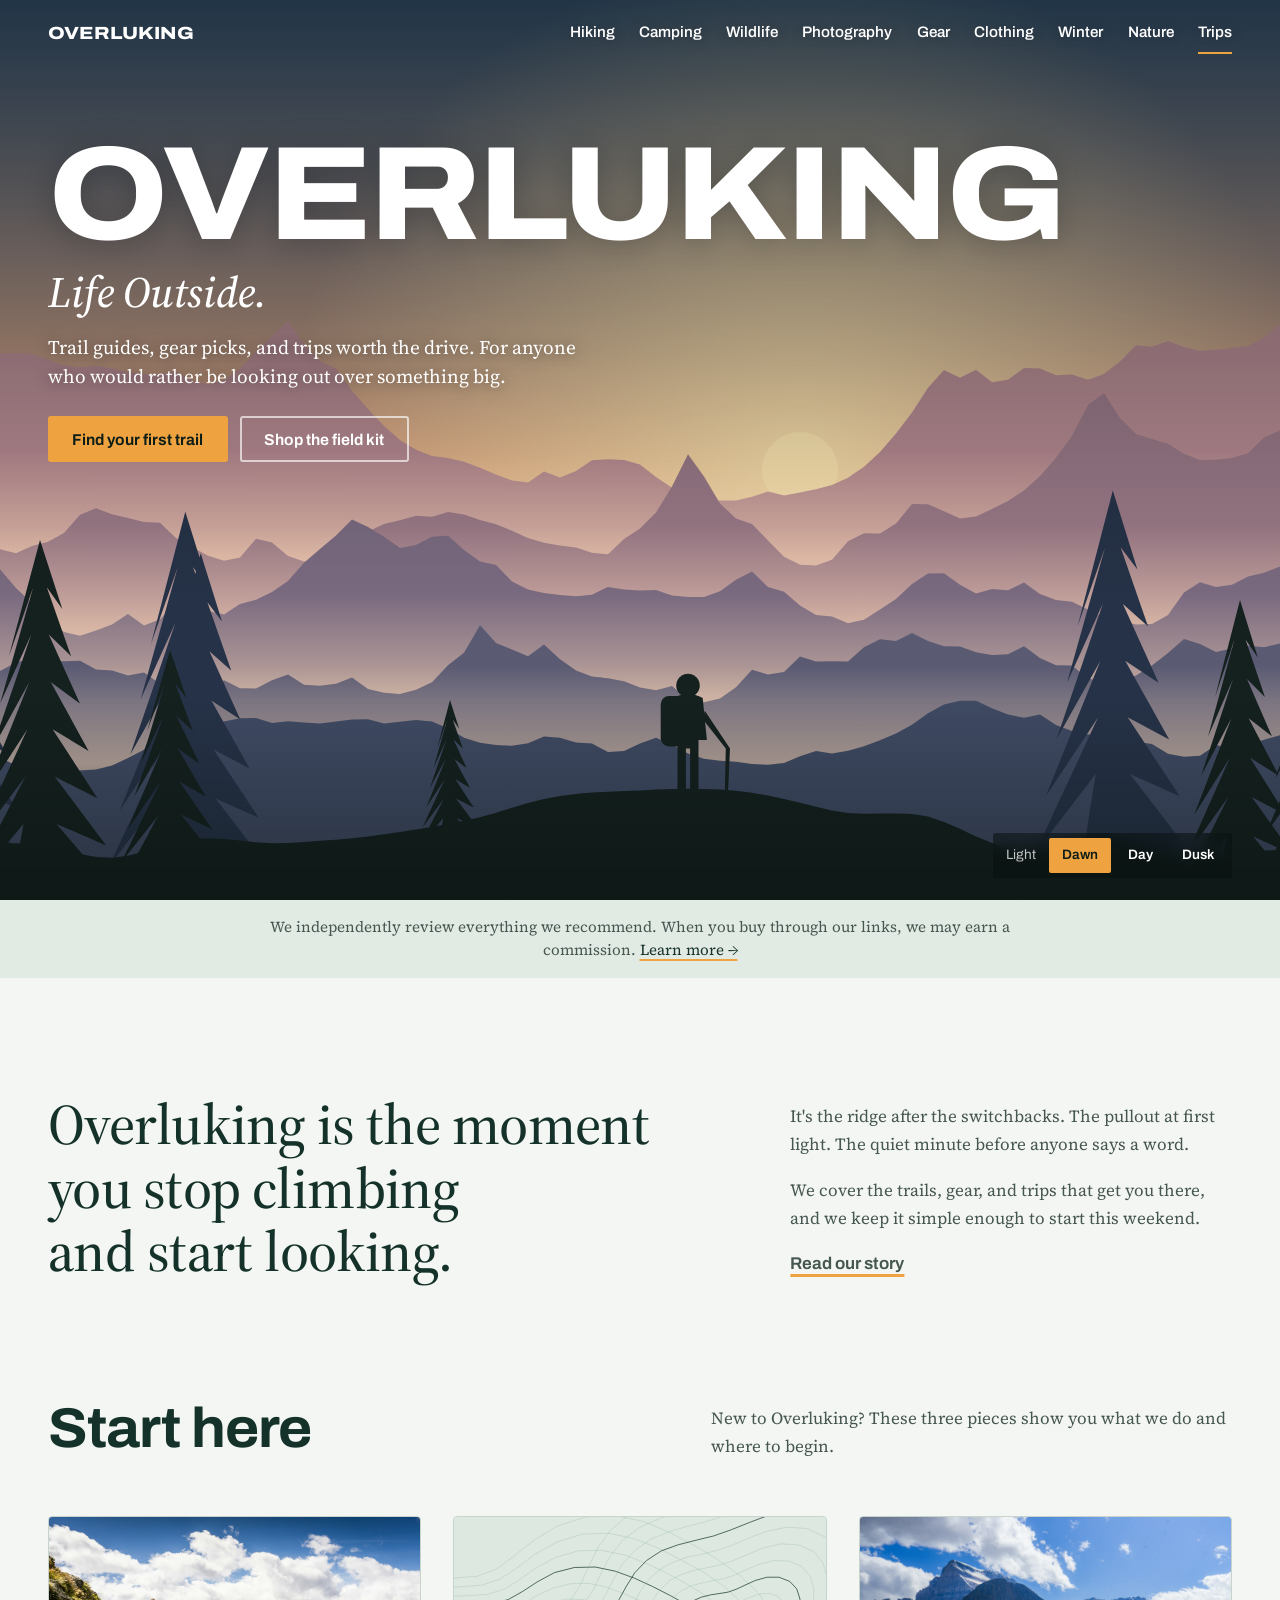
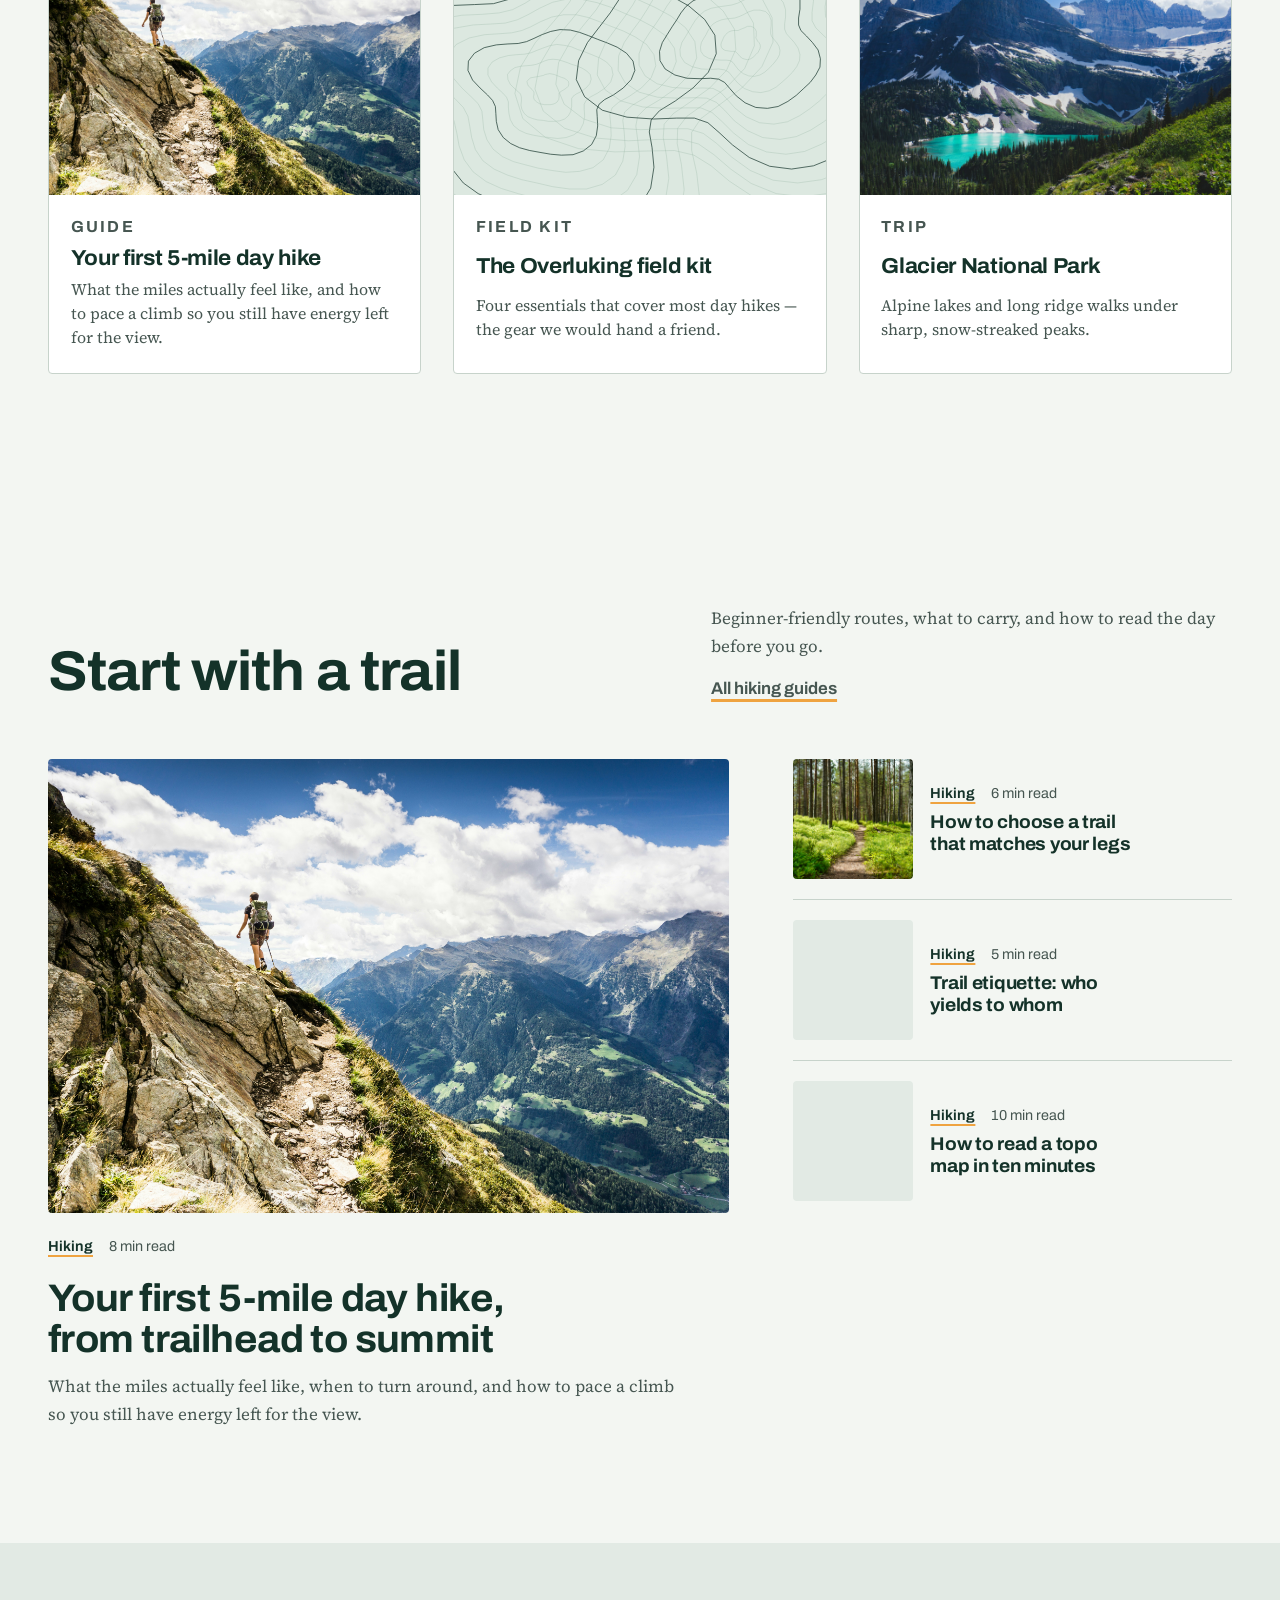
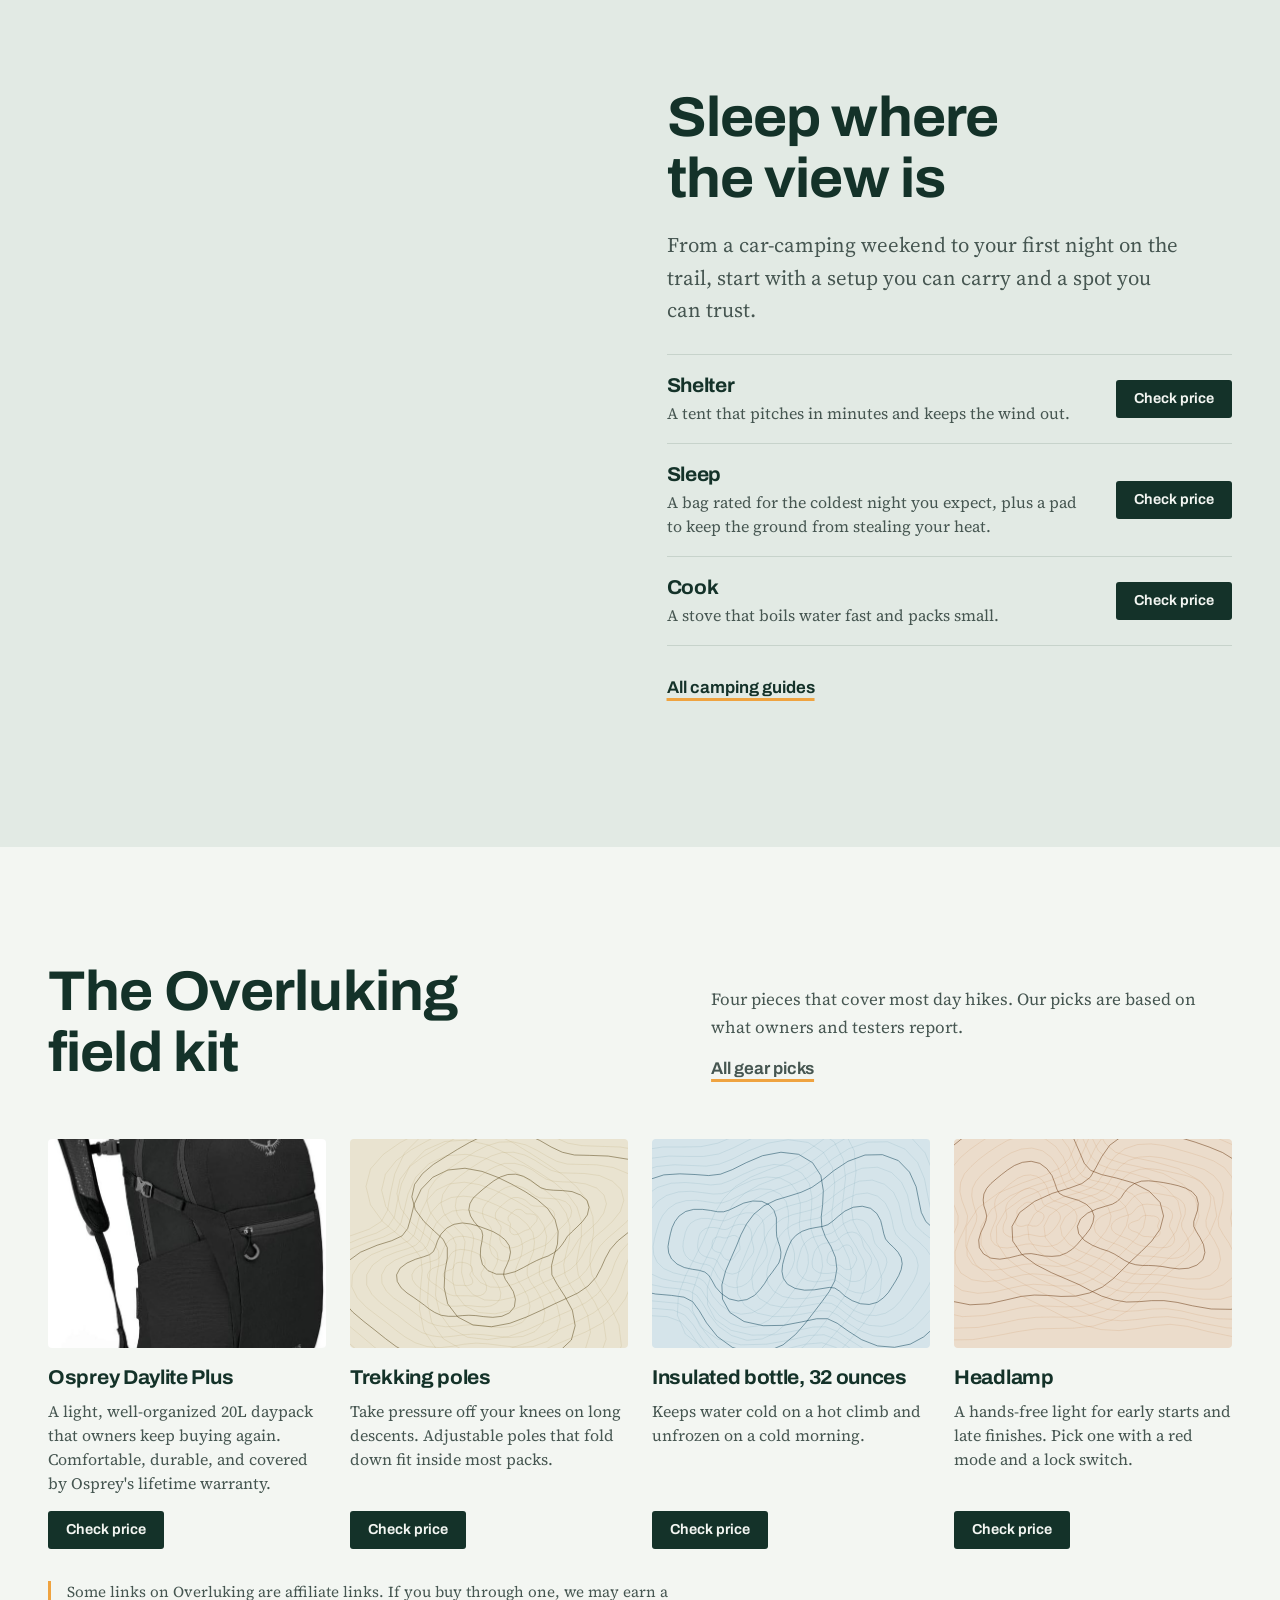
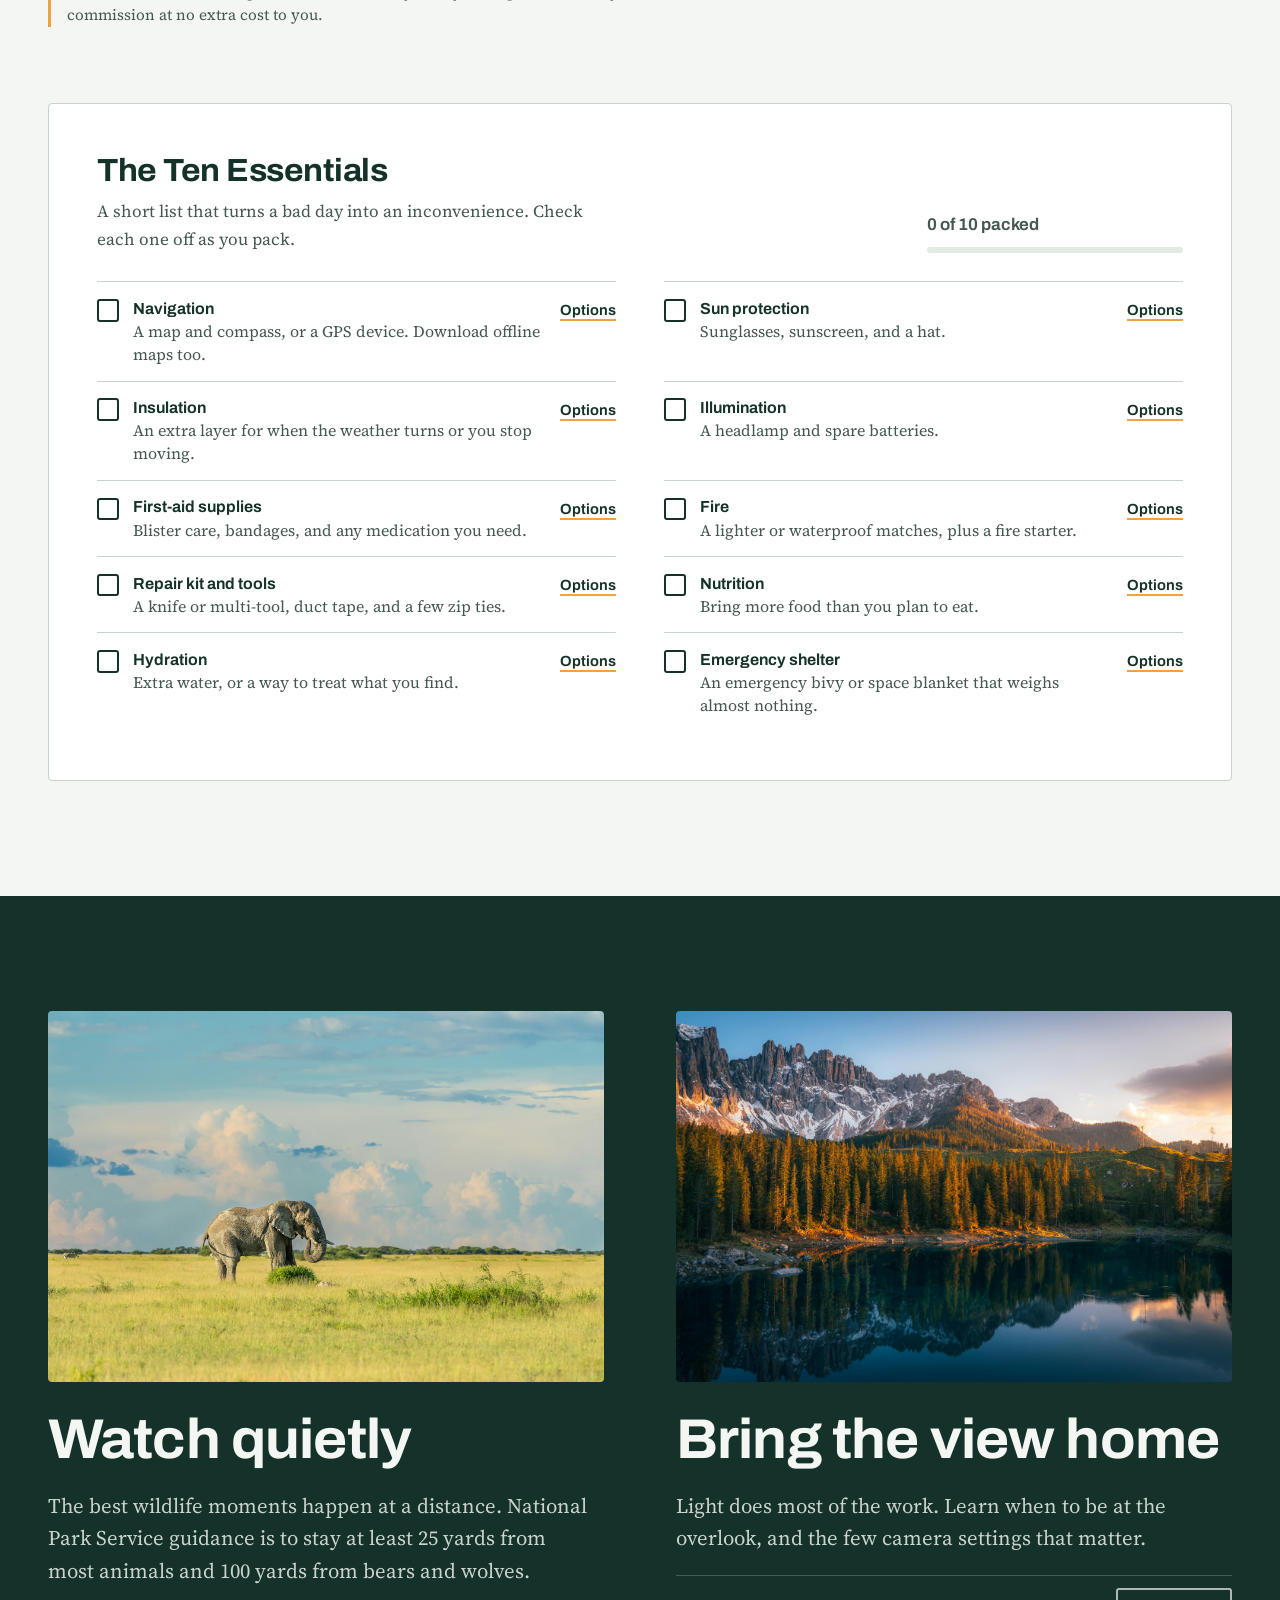
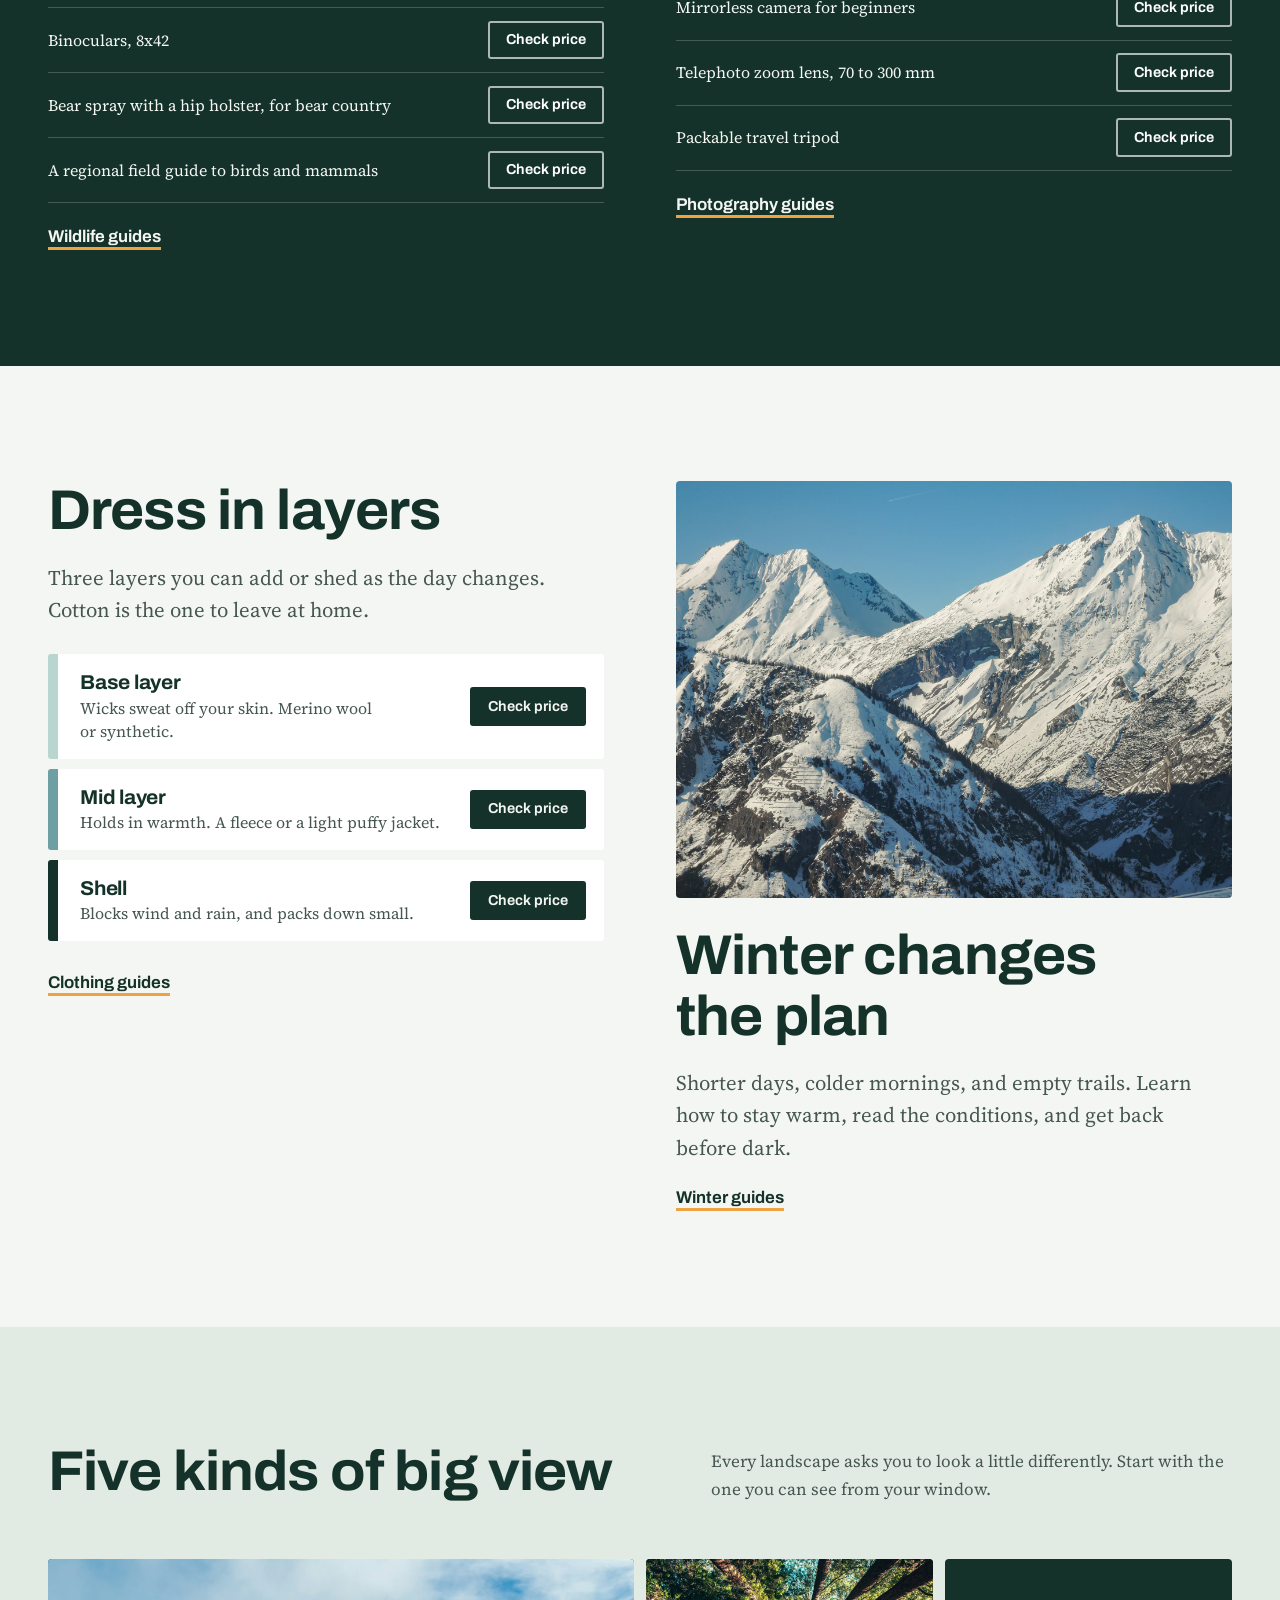
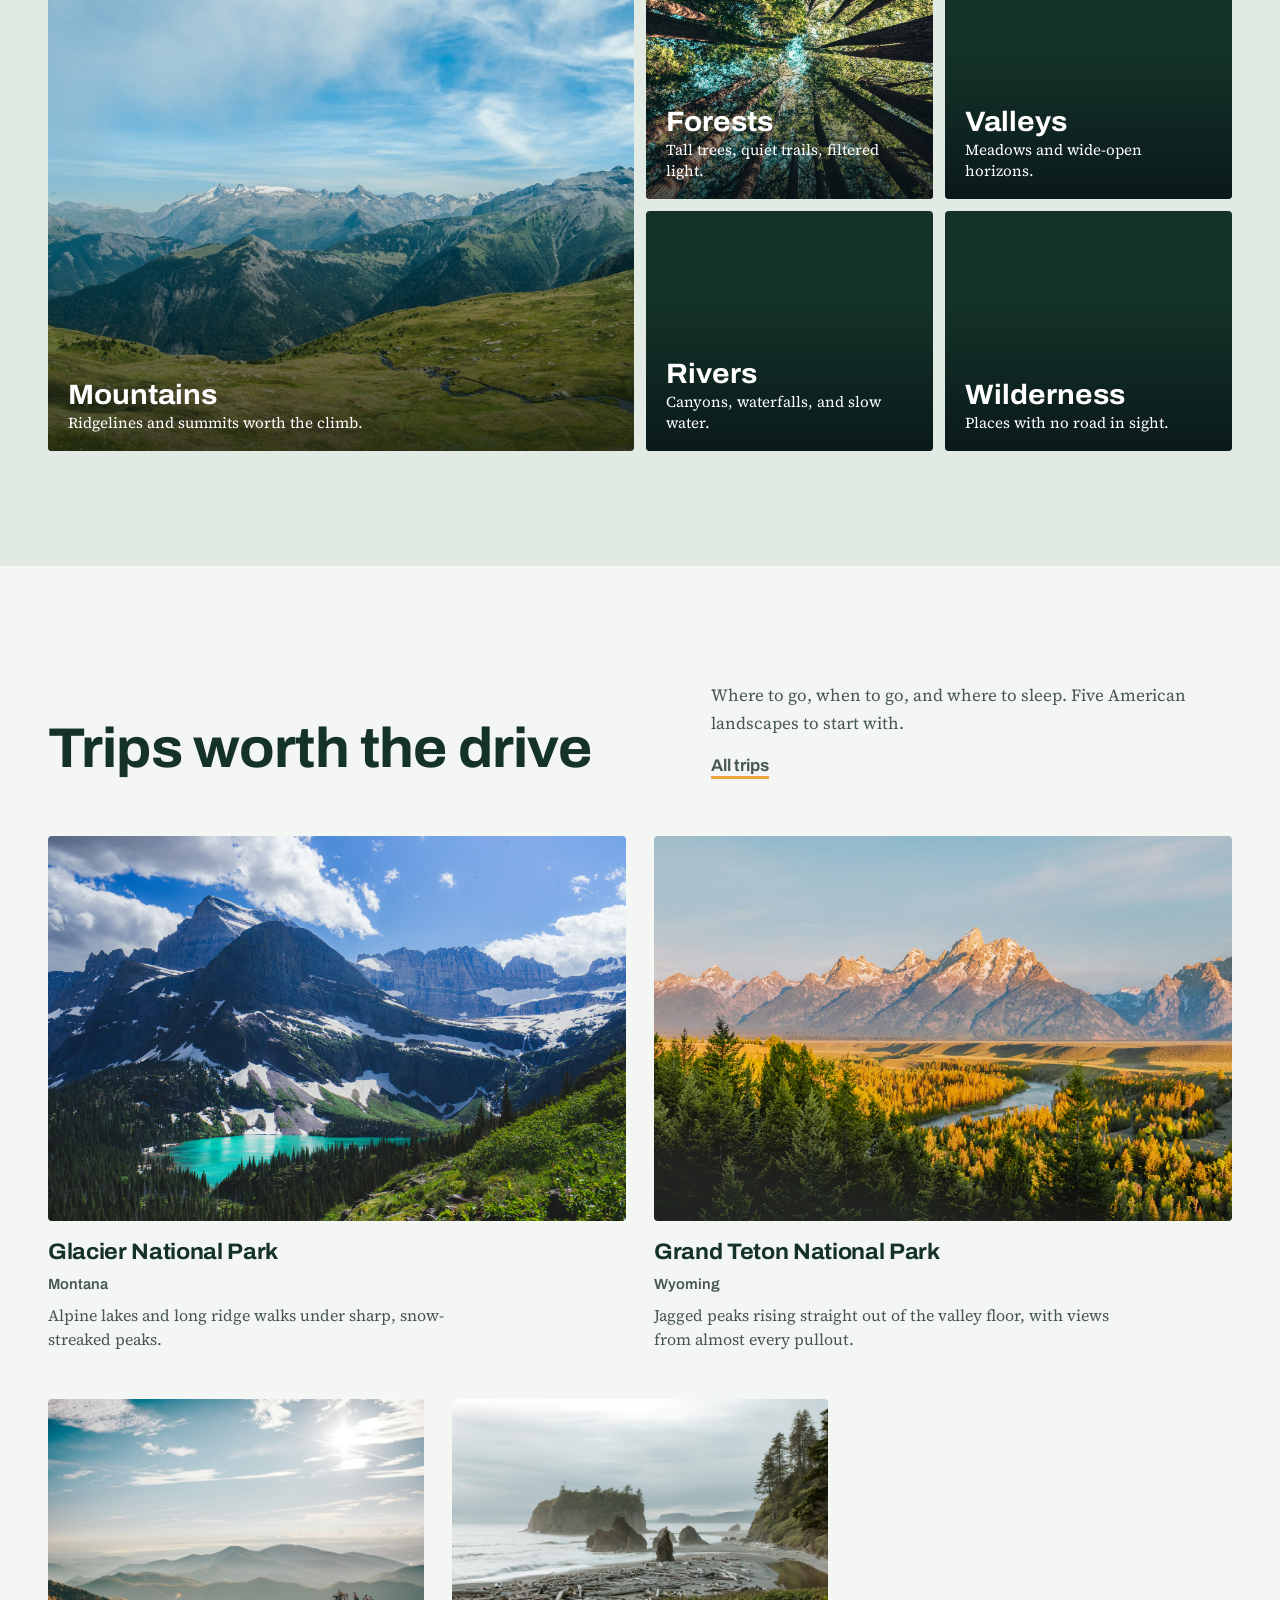
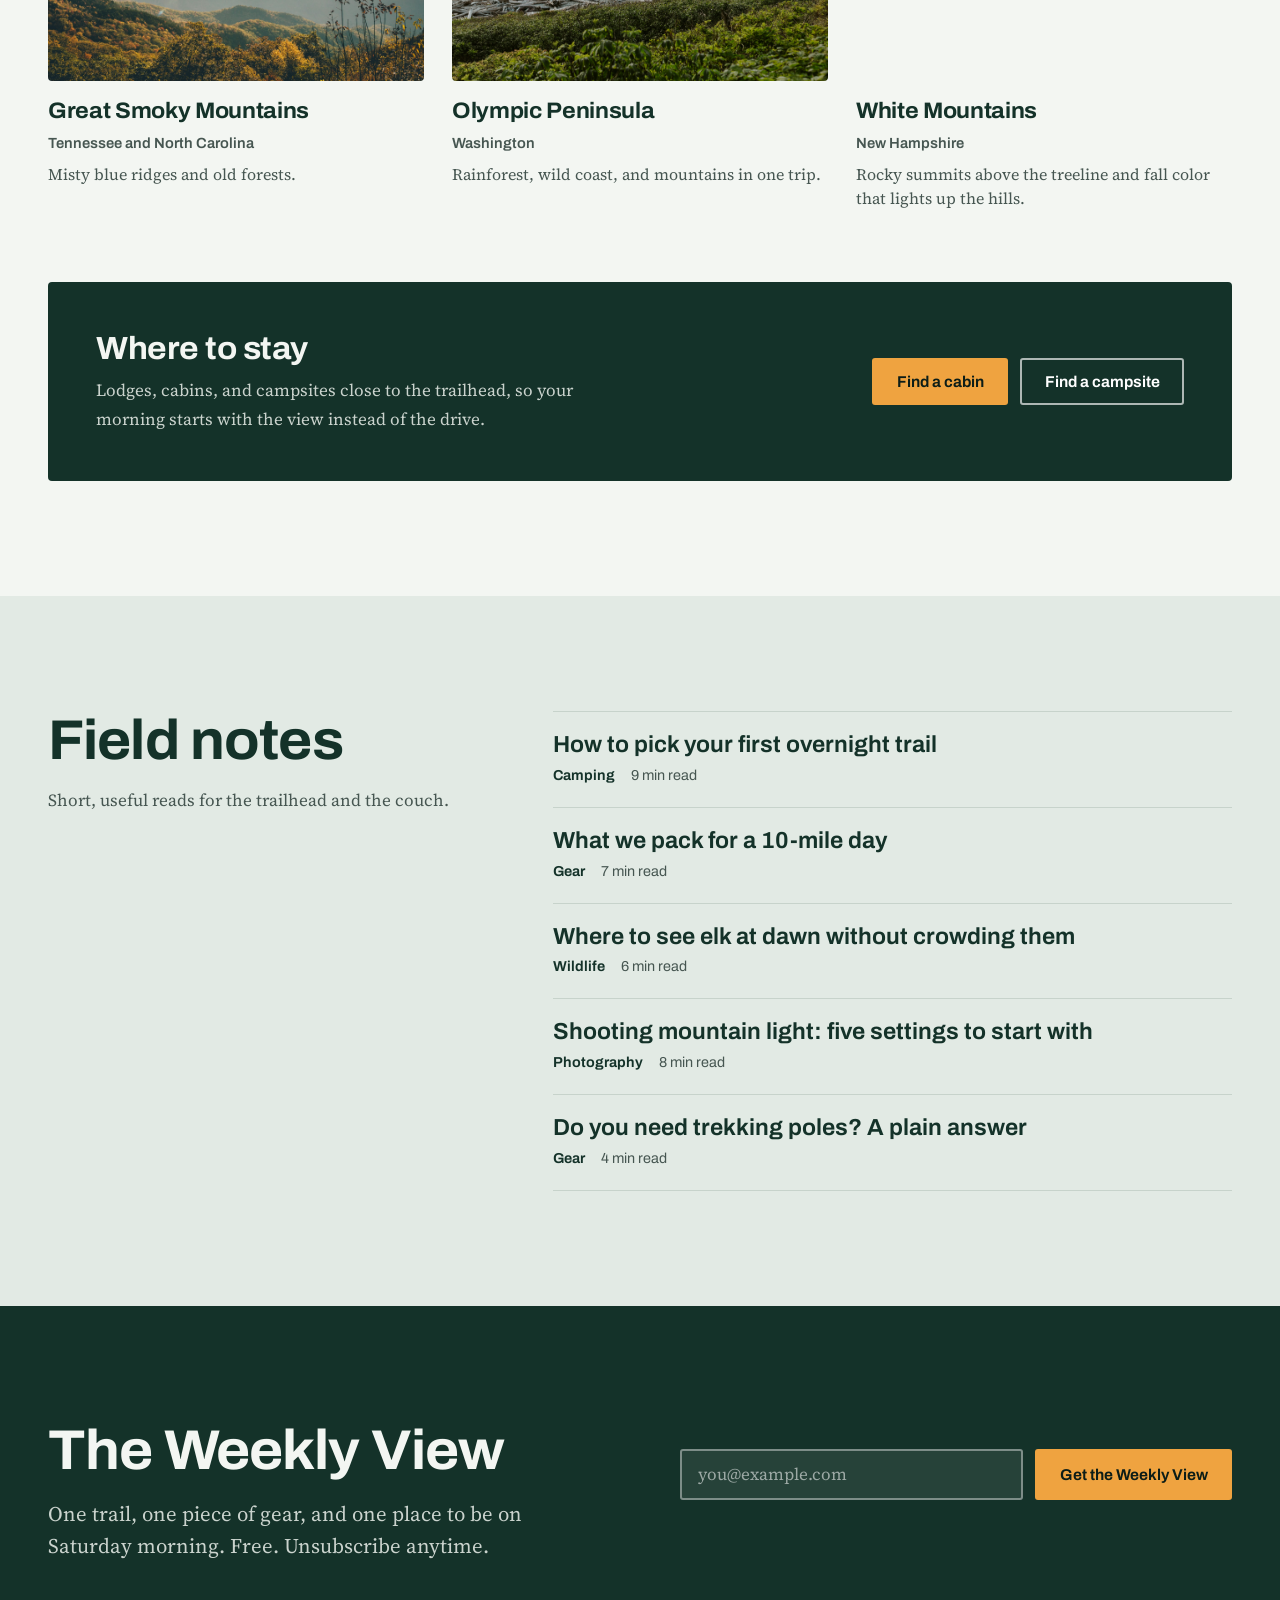
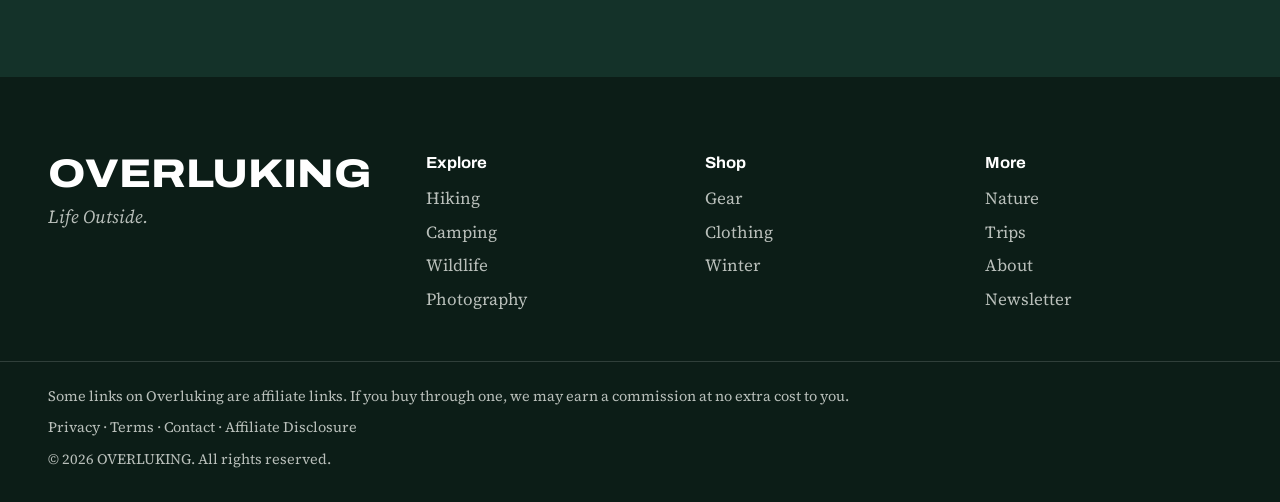
<file: index.html>
<!DOCTYPE html>
<html lang="en-US">
<head>
  <meta charset="utf-8">
  <meta name="viewport" content="width=device-width, initial-scale=1">
  <title>OVERLUKING | Life Outside.</title>
  <meta name="description" content="OVERLUKING is an outdoor lifestyle brand for people who would rather be looking out over something big. Trail guides, gear picks, wildlife, photography, and trips across America.">
  <meta name="theme-color" content="#143229">

  <meta property="og:type" content="website">
  <meta property="og:site_name" content="OVERLUKING">
  <meta property="og:title" content="OVERLUKING | Life Outside.">
  <meta property="og:description" content="Trail guides, gear picks, and trips worth the drive. For anyone who would rather be looking out over something big.">
  <meta name="twitter:card" content="summary_large_image">

  <link rel="icon" href="assets/favicon.svg" type="image/svg+xml">

  <link rel="preconnect" href="https://fonts.googleapis.com">
  <link rel="preconnect" href="https://fonts.gstatic.com" crossorigin>
  <link rel="stylesheet" href="https://fonts.googleapis.com/css2?family=Archivo:wdth,wght@62..125,400..800&family=Source+Serif+4:ital,opsz,wght@0,8..60,400..600;1,8..60,400..600&display=swap">
  <link rel="stylesheet" href="css/styles.css">
  <script src="js/main.js" defer></script>
</head>
<body>
  <a class="skip-link" href="#main">Skip to content</a>

  <header class="site-header" id="top">
    <div class="container site-header__bar">
      <a class="brand" href="./" aria-label="OVERLUKING home">OVERLUKING</a>
      <button class="nav-toggle" type="button" aria-expanded="false" aria-controls="site-nav">
        <span class="nav-toggle__label">Menu</span>
        <span class="nav-toggle__bars" aria-hidden="true"></span>
      </button>
      <nav class="nav" id="site-nav" aria-label="Primary">
        <ul>
          <li><a href="#hiking">Hiking</a></li>
          <li><a href="#camping">Camping</a></li>
          <li><a href="#wildlife">Wildlife</a></li>
          <li><a href="#photography">Photography</a></li>
          <li><a href="#gear">Gear</a></li>
          <li><a href="#clothing">Clothing</a></li>
          <li><a href="#winter">Winter</a></li>
          <li><a href="#nature">Nature</a></li>
          <li><a href="#trips">Trips</a></li>
        </ul>
      </nav>
    </div>
  </header>

  <main id="main">

    <section class="hero" data-light="dawn" aria-labelledby="hero-title">
      <svg class="hero__art" viewBox="0 0 1600 900" preserveAspectRatio="xMidYMax slice" role="img" aria-label="A hiker stands on a rock ledge at sunrise, looking out across layers of mountain ridges."><defs><linearGradient id="hSky" x1="0" y1="0" x2="0" y2="1"><stop class="s-top" offset="0"/><stop class="s-mid" offset=".52"/><stop class="s-low" offset="1"/></linearGradient><radialGradient id="hGlow"><stop class="sun-a" offset="0" stop-opacity=".9"/><stop class="sun-a" offset="1" stop-opacity="0"/></radialGradient><linearGradient id="hMist" x1="0" y1="0" x2="0" y2="1"><stop class="mist-c" offset="0" stop-opacity="0"/><stop class="mist-c" offset=".55" stop-opacity=".55"/><stop class="mist-c" offset="1" stop-opacity="0"/></linearGradient></defs><rect width="1600" height="900" fill="url(#hSky)"/><g class="layer" data-depth="0.42"><circle cx="960" cy="470" r="520" fill="url(#hGlow)"/><circle class="sun-disk" cx="960" cy="470" r="38"/></g><g class="layer" data-depth="0.3"><g class="rise" style="--i:0"><path class="ridge r1" d="M0,1240.0 L0,330.4 L16,340.4 L32,354.3 L48,360.4 L64,358.9 L80,346.8 L96,336.3 L112,353.6 L128,358.3 L144,356.2 L160,353.4 L176,352.9 L192,353.7 L208,359.4 L224,365.2 L240,367.6 L256,365.7 L272,368.3 L288,372.3 L304,374.3 L320,374.1 L336,371.9 L352,380.5 L368,384.3 L384,380.3 L400,368.7 L416,351.5 L432,336.0 L448,321.1 L464,344.7 L480,361.1 L496,368.4 L512,390.7 L528,409.1 L544,425.9 L560,440.0 L576,449.7 L592,455.9 L608,458.0 L624,461.7 L640,467.8 L656,474.6 L672,480.5 L688,482.6 L704,471.5 L720,477.6 L736,471.0 L752,460.3 L768,459.3 L784,460.1 L800,464.6 L816,476.9 L832,487.7 L848,495.7 L864,499.7 L880,500.5 L896,500.6 L912,496.8 L928,491.5 L944,495.4 L960,492.4 L976,489.2 L992,485.0 L1008,477.7 L1024,466.7 L1040,451.9 L1056,433.4 L1072,412.6 L1088,387.7 L1104,369.9 L1120,377.7 L1136,369.8 L1152,382.3 L1168,379.7 L1184,368.0 L1200,368.5 L1216,375.3 L1232,374.4 L1248,379.7 L1264,373.9 L1280,361.5 L1296,345.2 L1312,346.7 L1328,340.9 L1344,347.1 L1360,351.0 L1376,349.8 L1392,348.0 L1408,346.0 L1424,337.7 L1440,324.0 L1456,330.1 L1472,325.9 L1488,328.2 L1504,344.8 L1520,355.9 L1536,361.4 L1552,355.4 L1568,365.1 L1584,362.7 L1600,355.3 L1616,345.2 L1616,1240.0 Z"/><rect class="mist" x="0" y="450" width="1600" height="200" fill="url(#hMist)"/></g></g><g class="layer" data-depth="0.24"><g class="rise" style="--i:1"><path class="ridge r2" d="M0,1240.0 L0,544.8 L16,547.8 L32,549.2 L48,547.6 L64,549.7 L80,549.6 L96,546.5 L112,539.3 L128,541.3 L144,540.3 L160,549.2 L176,553.3 L192,546.1 L208,541.7 L224,533.1 L240,514.7 L256,508.2 L272,514.2 L288,517.9 L304,521.9 L320,522.7 L336,538.1 L352,547.0 L368,555.7 L384,560.8 L400,557.6 L416,538.8 L432,542.6 L448,555.9 L464,561.5 L480,558.5 L496,550.6 L512,541.4 L528,531.5 L544,524.0 L560,520.2 L576,515.8 L592,516.7 L608,511.9 L624,514.4 L640,519.9 L656,524.2 L672,530.8 L688,538.0 L704,542.7 L720,545.4 L736,547.6 L752,552.7 L768,554.3 L784,539.0 L800,528.6 L816,512.6 L832,486.5 L848,454.3 L864,476.6 L880,503.5 L896,518.4 L912,524.1 L928,540.6 L944,556.7 L960,564.8 L976,565.5 L992,559.7 L1008,541.3 L1024,533.2 L1040,533.4 L1056,523.6 L1072,503.9 L1088,504.3 L1104,511.3 L1120,518.6 L1136,516.6 L1152,509.0 L1168,500.9 L1184,490.6 L1200,475.9 L1216,457.7 L1232,435.9 L1248,405.1 L1264,393.2 L1280,417.9 L1296,434.0 L1312,439.1 L1328,443.8 L1344,453.7 L1360,459.9 L1376,459.8 L1392,458.1 L1408,453.2 L1424,437.6 L1440,430.4 L1456,422.0 L1472,412.2 L1488,405.8 L1504,406.2 L1520,413.5 L1536,419.2 L1552,422.0 L1568,438.2 L1584,446.9 L1600,446.7 L1616,449.2 L1616,1240.0 Z"/><rect class="mist" x="0" y="525" width="1600" height="200" fill="url(#hMist)"/></g></g><g class="layer" data-depth="0.18"><g class="rise" style="--i:2"><path class="ridge r3" d="M0,1240.0 L0,558.3 L16,549.5 L32,548.2 L48,538.2 L64,539.2 L80,539.6 L96,528.1 L112,510.9 L128,523.2 L144,547.2 L160,569.3 L176,587.9 L192,603.3 L208,619.3 L224,632.0 L240,635.8 L256,630.4 L272,624.6 L288,614.1 L304,625.6 L320,619.3 L336,602.2 L352,597.5 L368,611.0 L384,614.5 L400,604.1 L416,599.7 L432,592.1 L448,580.9 L464,562.7 L480,549.0 L496,535.5 L512,519.6 L528,527.1 L544,536.7 L560,548.1 L576,545.0 L592,536.8 L608,535.8 L624,549.9 L640,561.6 L656,565.0 L672,581.4 L688,589.4 L704,593.0 L720,594.9 L736,596.3 L752,594.7 L768,586.9 L784,589.5 L800,590.4 L816,589.9 L832,595.6 L848,597.1 L864,597.1 L880,591.3 L896,579.7 L912,571.6 L928,587.0 L944,591.7 L960,605.4 L976,615.1 L992,616.4 L1008,623.3 L1024,619.8 L1040,609.6 L1056,599.0 L1072,584.0 L1088,573.5 L1104,573.3 L1120,584.8 L1136,593.5 L1152,589.1 L1168,590.3 L1184,582.5 L1200,593.9 L1216,600.1 L1232,601.7 L1248,609.4 L1264,617.0 L1280,621.1 L1296,624.5 L1312,624.0 L1328,615.1 L1344,592.4 L1360,582.2 L1376,587.0 L1392,584.7 L1408,576.4 L1424,572.7 L1440,566.4 L1456,563.4 L1472,558.4 L1488,544.8 L1504,556.9 L1520,553.4 L1536,563.6 L1552,559.6 L1568,553.3 L1584,545.6 L1600,553.3 L1616,551.7 L1616,1240.0 Z"/><rect class="mist" x="0" y="595" width="1600" height="190" fill="url(#hMist)"/></g></g><g class="layer" data-depth="0.12"><g class="rise" style="--i:3"><path class="ridge r4" d="M0,1240.0 L0,643.3 L16,637.6 L32,649.6 L48,652.6 L64,650.1 L80,659.7 L96,666.0 L112,657.8 L128,663.5 L144,670.7 L160,671.0 L176,662.4 L192,658.1 L208,660.9 L224,661.2 L240,660.7 L256,669.4 L272,670.4 L288,675.6 L304,672.4 L320,683.8 L336,691.5 L352,695.5 L368,692.4 L384,680.3 L400,688.3 L416,688.4 L432,680.3 L448,674.4 L464,684.7 L480,685.8 L496,683.7 L512,677.4 L528,689.0 L544,692.7 L560,693.9 L576,689.8 L592,682.2 L608,665.2 L624,652.8 L640,625.3 L656,643.1 L672,649.4 L688,656.2 L704,644.5 L720,659.2 L736,670.5 L752,676.6 L768,678.3 L784,681.2 L800,687.5 L816,690.3 L832,686.1 L848,699.5 L864,702.2 L880,698.5 L896,687.2 L912,669.8 L928,674.4 L944,672.1 L960,656.4 L976,661.6 L992,661.2 L1008,661.4 L1024,647.2 L1040,639.3 L1056,641.1 L1072,632.9 L1088,640.9 L1104,646.2 L1120,646.6 L1136,652.2 L1152,655.1 L1168,654.3 L1184,646.2 L1200,657.9 L1216,665.2 L1232,665.5 L1248,678.4 L1264,681.7 L1280,681.0 L1296,675.4 L1312,665.4 L1328,653.0 L1344,639.1 L1360,644.0 L1376,651.9 L1392,648.5 L1408,645.7 L1424,647.2 L1440,643.5 L1456,639.9 L1472,633.6 L1488,632.9 L1504,635.8 L1520,637.0 L1536,629.5 L1552,609.9 L1568,622.6 L1584,633.7 L1600,640.8 L1616,647.5 L1616,1240.0 Z"/><rect class="mist" x="0" y="665" width="1600" height="180" fill="url(#hMist)"/></g></g><g class="layer" data-depth="0.07"><g class="rise" style="--i:4"><path class="ridge r5" d="M0,1240.0 L0,732.3 L16,738.8 L32,741.6 L48,743.4 L64,744.7 L80,746.9 L96,747.9 L112,743.9 L128,733.4 L144,743.3 L160,757.5 L176,765.6 L192,768.7 L208,769.6 L224,770.4 L240,770.6 L256,769.5 L272,765.6 L288,758.0 L304,749.7 L320,745.9 L336,738.6 L352,724.3 L368,720.3 L384,721.5 L400,718.3 L416,718.1 L432,723.0 L448,721.2 L464,722.6 L480,723.6 L496,721.5 L512,719.4 L528,719.3 L544,723.5 L560,721.7 L576,719.9 L592,721.5 L608,728.2 L624,737.8 L640,742.8 L656,745.0 L672,745.7 L688,743.2 L704,736.6 L720,737.7 L736,742.5 L752,743.4 L768,752.1 L784,751.1 L800,743.6 L816,737.8 L832,744.4 L848,753.6 L864,758.7 L880,760.7 L896,761.8 L912,763.9 L928,764.8 L944,763.1 L960,756.2 L976,751.1 L992,753.4 L1008,750.8 L1024,746.2 L1040,740.3 L1056,733.5 L1072,724.8 L1088,713.3 L1104,704.5 L1120,700.8 L1136,700.7 L1152,708.3 L1168,714.5 L1184,717.8 L1200,714.5 L1216,725.0 L1232,731.0 L1248,734.2 L1264,736.9 L1280,739.8 L1296,741.8 L1312,744.1 L1328,753.8 L1344,756.8 L1360,755.8 L1376,745.0 L1392,748.4 L1408,745.0 L1424,739.8 L1440,735.2 L1456,734.1 L1472,734.9 L1488,736.9 L1504,739.5 L1520,742.0 L1536,742.4 L1552,735.3 L1568,740.7 L1584,741.4 L1600,740.1 L1616,736.7 L1616,1240.0 Z"/></g></g><g class="layer" data-depth="0.03"><g class="rise" style="--i:5"><path class="fg2" d="M110.7,509.5 L110.7,509.5 L134.8,586.5 L118.3,564.8 L145.1,641.9 L120.6,620.2 L155.5,697.3 L122.9,675.6 L165.9,752.7 L125.1,731.0 L176.2,808.1 L127.4,786.4 L186.6,863.5 L139.6,863.5 L139.6,870.7 L81.8,870.7 L81.8,863.5 L94.0,786.4 L34.9,863.5 L96.3,731.0 L45.2,808.1 L98.6,675.6 L55.6,752.7 L100.9,620.2 L66.0,697.3 L103.2,564.8 L76.3,641.9 L110.7,509.5 L86.7,586.5 Z M345.3,511.8 L345.3,511.8 L369.3,588.8 L352.9,567.1 L379.7,644.1 L355.2,622.5 L390.1,699.5 L357.4,677.8 L400.4,754.8 L359.7,733.2 L410.8,810.2 L362.0,788.5 L421.1,865.5 L374.2,865.5 L374.2,872.8 L316.4,872.8 L316.4,865.5 L328.6,788.5 L269.5,865.5 L330.9,733.2 L279.9,810.2 L333.2,677.8 L290.2,754.8 L335.5,622.5 L300.6,699.5 L337.8,567.1 L311.0,644.1 L345.3,511.8 L321.3,588.8 Z M360.7,553.3 L360.7,553.3 L382.0,621.5 L367.4,602.3 L391.2,670.5 L369.4,651.3 L400.3,719.6 L371.4,700.4 L409.5,768.6 L373.5,749.4 L418.7,817.7 L375.5,798.5 L427.9,866.7 L386.3,866.7 L386.3,873.1 L335.1,873.1 L335.1,866.7 L345.9,798.5 L293.5,866.7 L348.0,749.4 L302.7,817.7 L350.0,700.4 L311.9,768.6 L352.0,651.3 L321.1,719.6 L354.0,602.3 L330.3,670.5 L360.7,553.3 L339.4,621.5 Z M1272.8,490.6 L1272.8,490.6 L1297.4,569.5 L1280.6,547.3 L1308.0,626.2 L1282.9,604.0 L1318.6,682.8 L1285.2,660.7 L1329.2,739.5 L1287.6,717.3 L1339.8,796.2 L1289.9,774.0 L1350.4,852.8 L1302.4,852.8 L1302.4,860.2 L1243.3,860.2 L1243.3,852.8 L1255.7,774.0 L1195.2,852.8 L1258.1,717.3 L1205.8,796.2 L1260.4,660.7 L1216.4,739.5 L1262.7,604.0 L1227.0,682.8 L1265.1,547.3 L1237.6,626.2 L1272.8,490.6 L1248.2,569.5 Z M1532.0,589.0 L1532.0,589.0 L1549.9,646.4 L1537.6,630.3 L1557.6,687.7 L1539.3,671.5 L1565.3,728.9 L1541.0,712.8 L1573.0,770.2 L1542.7,754.0 L1580.8,811.4 L1544.4,795.3 L1588.5,852.6 L1553.5,852.6 L1553.5,858.0 L1510.5,858.0 L1510.5,852.6 L1519.6,795.3 L1475.5,852.6 L1521.3,754.0 L1483.2,811.4 L1523.0,712.8 L1490.9,770.2 L1524.7,671.5 L1498.7,728.9 L1526.4,630.3 L1506.4,687.7 L1532.0,589.0 L1514.1,646.4 Z"/></g></g><g class="rise" style="--i:6"><g class="fg"><path d="M0,900 L0,857.8 L16,856.7 L32,854.2 L48,851.0 L64,848.0 L80,845.9 L96,845.4 L112,845.1 L128,844.6 L144,844.0 L160,843.5 L176,843.2 L192,843.9 L208,846.6 L224,850.3 L240,854.1 L256,857.0 L272,857.8 L288,855.7 L304,851.6 L320,846.6 L336,841.9 L352,838.8 L368,838.2 L384,839.0 L400,840.6 L416,842.2 L432,843.2 L448,843.0 L464,841.9 L480,840.8 L496,839.7 L512,838.2 L528,836.5 L544,834.3 L560,831.9 L576,829.4 L592,826.7 L608,823.9 L624,820.8 L640,817.2 L656,812.7 L672,807.8 L688,803.1 L704,799.0 L720,795.9 L736,793.9 L752,792.6 L768,791.8 L784,791.1 L800,790.4 L816,789.6 L832,788.9 L848,788.7 L864,788.9 L880,789.6 L896,790.8 L912,792.7 L928,795.5 L944,799.0 L960,802.8 L976,806.8 L992,810.5 L1008,812.9 L1024,813.7 L1040,813.6 L1056,813.4 L1072,814.0 L1088,816.6 L1104,821.9 L1120,828.8 L1136,836.4 L1152,843.1 L1168,847.5 L1184,848.5 L1200,846.8 L1216,843.6 L1232,840.1 L1248,837.6 L1264,837.7 L1280,840.3 L1296,844.6 L1312,849.4 L1328,853.7 L1344,856.4 L1360,856.6 L1376,855.6 L1392,853.8 L1408,852.0 L1424,850.5 L1440,849.9 L1456,850.7 L1472,852.5 L1488,854.8 L1504,856.9 L1520,858.4 L1536,858.5 L1552,856.1 L1568,852.2 L1584,847.7 L1600,843.9 L1616,841.8 L1616,900 Z"/><path d="M70.0,420.0 L70.0,420.0 L98.2,510.0 L78.7,481.8 L109.4,571.7 L81.1,543.5 L120.5,633.5 L83.6,605.3 L131.6,695.3 L86.0,667.1 L142.7,757.1 L88.5,728.9 L153.9,818.8 L90.9,790.6 L165.0,880.6 L107.6,880.6 L107.6,890.0 L32.4,890.0 L32.4,880.6 L49.1,790.6 L-25.0,880.6 L51.5,728.9 L-13.9,818.8 L54.0,667.1 L-2.7,757.1 L56.4,605.3 L8.4,695.3 L58.9,543.5 L19.5,633.5 L61.3,481.8 L30.6,571.7 L70.0,420.0 L41.8,510.0 Z M200.0,540.0 L200.0,540.0 L222.3,608.9 L206.8,587.3 L231.1,656.2 L208.8,634.6 L239.9,703.5 L210.7,681.9 L248.6,750.9 L212.6,729.3 L257.4,798.2 L214.6,776.6 L266.2,845.5 L216.5,823.9 L275.0,892.8 L228.8,892.8 L228.8,900.0 L171.2,900.0 L171.2,892.8 L183.5,823.9 L125.0,892.8 L185.4,776.6 L133.8,845.5 L187.4,729.3 L142.6,798.2 L189.3,681.9 L151.4,750.9 L191.2,634.6 L160.1,703.5 L193.2,587.3 L168.9,656.2 L200.0,540.0 L177.7,608.9 Z M330.0,650.0 L330.0,650.0 L346.3,697.9 L335.0,682.9 L352.8,730.7 L336.4,715.7 L359.2,763.6 L337.8,748.6 L365.7,796.4 L339.3,781.4 L372.1,829.3 L340.7,814.3 L378.6,862.1 L342.1,847.1 L385.0,895.0 L350.0,895.0 L350.0,900.0 L310.0,900.0 L310.0,895.0 L317.9,847.1 L275.0,895.0 L319.3,814.3 L281.4,862.1 L320.7,781.4 L287.9,829.3 L322.2,748.6 L294.3,796.4 L323.6,715.7 L300.8,763.6 L325.0,682.9 L307.2,730.7 L330.0,650.0 L313.7,697.9 Z M1500.0,470.0 L1500.0,470.0 L1525.3,552.3 L1507.7,526.5 L1535.2,608.8 L1509.9,583.0 L1545.2,665.3 L1512.1,639.5 L1555.1,721.9 L1514.3,696.1 L1565.1,778.4 L1516.5,752.6 L1575.0,834.9 L1518.7,809.1 L1585.0,891.4 L1534.4,891.4 L1534.4,900.0 L1465.6,900.0 L1465.6,891.4 L1481.3,809.1 L1415.0,891.4 L1483.5,752.6 L1425.0,834.9 L1485.7,696.1 L1434.9,778.4 L1487.9,639.5 L1444.9,721.9 L1490.1,583.0 L1454.8,665.3 L1492.3,526.5 L1464.8,608.8 L1500.0,470.0 L1474.7,552.3 Z M1400.0,600.0 L1400.0,600.0 L1417.8,657.4 L1405.5,639.4 L1424.9,696.9 L1407.0,678.9 L1431.9,736.3 L1408.6,718.3 L1438.9,775.7 L1410.1,757.7 L1445.9,815.1 L1411.7,797.1 L1453.0,854.6 L1413.2,836.6 L1460.0,894.0 L1424.0,894.0 L1424.0,900.0 L1376.0,900.0 L1376.0,894.0 L1386.8,836.6 L1340.0,894.0 L1388.3,797.1 L1347.0,854.6 L1389.9,757.7 L1354.1,815.1 L1391.4,718.3 L1361.1,775.7 L1393.0,678.9 L1368.1,736.3 L1394.5,639.4 L1375.1,696.9 L1400.0,600.0 L1382.2,657.4 Z M610.0,700.0 L610.0,700.0 L619.2,728.7 L612.8,719.7 L622.8,748.4 L613.6,739.4 L626.5,768.1 L614.4,759.1 L630.1,787.9 L615.2,778.9 L633.7,807.6 L616.0,798.6 L637.4,827.3 L616.8,818.3 L641.0,847.0 L622.0,847.0 L622.0,850.0 L598.0,850.0 L598.0,847.0 L603.2,818.3 L579.0,847.0 L604.0,798.6 L582.6,827.3 L604.8,778.9 L586.3,807.6 L605.6,759.1 L589.9,787.9 L606.4,739.4 L593.5,768.1 L607.2,719.7 L597.2,748.4 L610.0,700.0 L600.8,728.7 Z"/><g transform="translate(848,794.7) scale(2.1)"><circle cx="0" cy="-52" r="5.6"/><path d="M-7,-46 Q0,-50 7,-46 L9,-26 L5,-26 L5,0 L1,0 L1,-22 L-1,-22 L-1,0 L-5,0 L-5,-26 L-9,-26 Z"/><rect x="-13" y="-47" width="12" height="24" rx="4"/><path d="M8,-40 L20,-22 L19,0 L17.5,0 L18,-22 L7,-36 Z"/></g></g></g></svg>
      <div class="container hero__inner">
        <h1 class="hero__wordmark" id="hero-title">OVERLUKING<span class="visually-hidden">: Life Outside.</span></h1>
        <p class="hero__tagline" aria-hidden="true">Life Outside.</p>
        <p class="hero__deck">Trail guides, gear picks, and trips worth the drive. For anyone who would rather be looking out over something big.</p>
        <div class="hero__cta">
          <a class="btn btn--glow" href="#hiking">Find your first trail</a>
          <a class="btn btn--ghost" href="#gear">Shop the field kit</a>
        </div>
      </div>
      <div class="light-switch" role="group" aria-label="Change the light in the picture">
        <span class="light-switch__label">Light</span>
        <button type="button" data-light="dawn" aria-pressed="true">Dawn</button>
        <button type="button" data-light="day" aria-pressed="false">Day</button>
        <button type="button" data-light="dusk" aria-pressed="false">Dusk</button>
      </div>
    </section>

    <!-- ============ DISCLOSURE STRIP ============ -->
    <section class="disclosure-strip" aria-label="Affiliate disclosure">
      <div class="container disclosure-strip__inner">
        <p>We independently review everything we recommend. When you buy through our links, we may earn a commission. <a href="affiliate-disclosure.html">Learn more →</a></p>
      </div>
    </section>

    <section class="band manifesto" id="about" aria-labelledby="about-title">
      <div class="container manifesto__grid">
        <h2 class="manifesto__statement" id="about-title">Overluking is the moment you stop climbing and start looking.</h2>
        <div class="manifesto__body">
          <p>It's the ridge after the switchbacks. The pullout at first light. The quiet minute before anyone says a word.</p>
          <p>We cover the trails, gear, and trips that get you there, and we keep it simple enough to start this weekend.</p>
          <a class="text-link" href="about.html">Read our story</a>
        </div>
      </div>
    </section>

    <!-- ============ START HERE ============ -->
    <section class="band start-here" aria-labelledby="start-title">
      <div class="container">
        <header class="section-head">
          <h2 id="start-title">Start here</h2>
          <div class="section-head__aside">
            <p>New to Overluking? These three pieces show you what we do and where to begin.</p>
          </div>
        </header>
        <div class="start-here__grid">
          <a class="start-card" href="#hiking">
            <img src="assets/img/hiking-lead.jpg" width="800" height="600" alt="" loading="lazy" decoding="async">
            <div class="start-card__body">
              <p class="start-card__eyebrow">Guide</p>
              <h3>Your first 5-mile day hike</h3>
              <p>What the miles actually feel like, and how to pace a climb so you still have energy left for the view.</p>
            </div>
          </a>
          <a class="start-card" href="#gear">
            <img src="assets/img/gear-pack.svg" width="800" height="600" alt="" loading="lazy" decoding="async">
            <div class="start-card__body">
              <p class="start-card__eyebrow">Field kit</p>
              <h3>The Overluking field kit</h3>
              <p>Four essentials that cover most day hikes — the gear we would hand a friend.</p>
            </div>
          </a>
          <a class="start-card" href="#trips">
            <img src="assets/img/trip-glacier.jpg" width="800" height="600" alt="" loading="lazy" decoding="async">
            <div class="start-card__body">
              <p class="start-card__eyebrow">Trip</p>
              <h3>Glacier National Park</h3>
              <p>Alpine lakes and long ridge walks under sharp, snow-streaked peaks.</p>
            </div>
          </a>
        </div>
      </div>
    </section>

    <section class="band hiking" id="hiking" aria-labelledby="hiking-title">
      <div class="container">
        <header class="section-head">
          <h2 id="hiking-title">Start with a trail</h2>
          <div class="section-head__aside">
            <p>Beginner-friendly routes, what to carry, and how to read the day before you go.</p>
            <a class="text-link" href="#">All hiking guides</a>
          </div>
        </header>

        <div class="hiking__grid">
          <article class="story story--lead">
            <a class="story__media" href="#" tabindex="-1" aria-hidden="true">
              <img src="assets/img/hiking-lead.jpg" width="800" height="600" alt="" decoding="async">
            </a>
            <div class="story__body">
              <p class="story__meta"><a href="#">Hiking</a><span>8 min read</span></p>
              <h3><a href="#">Your first 5-mile day hike, from trailhead to summit</a></h3>
              <p>What the miles actually feel like, when to turn around, and how to pace a climb so you still have energy left for the view.</p>
            </div>
          </article>

          <div class="hiking__list">
            <article class="story story--row">
              <a class="story__media" href="#" tabindex="-1" aria-hidden="true">
                <img src="assets/img/hiking-forest.jpg" width="800" height="600" alt="" loading="lazy" decoding="async">
              </a>
              <div class="story__body">
                <p class="story__meta"><a href="#">Hiking</a><span>6 min read</span></p>
                <h3><a href="#">How to choose a trail that matches your legs</a></h3>
              </div>
            </article>
            <article class="story story--row">
              <a class="story__media" href="#" tabindex="-1" aria-hidden="true">
                <img src="assets/img/hiking-lake.jpg" width="800" height="600" alt="" loading="lazy" decoding="async">
              </a>
              <div class="story__body">
                <p class="story__meta"><a href="#">Hiking</a><span>5 min read</span></p>
                <h3><a href="#">Trail etiquette: who yields to whom</a></h3>
              </div>
            </article>
            <article class="story story--row">
              <a class="story__media" href="#" tabindex="-1" aria-hidden="true">
                <img src="assets/img/hiking-golden.jpg" width="800" height="600" alt="" loading="lazy" decoding="async">
              </a>
              <div class="story__body">
                <p class="story__meta"><a href="#">Hiking</a><span>10 min read</span></p>
                <h3><a href="#">How to read a topo map in ten minutes</a></h3>
              </div>
            </article>
          </div>
        </div>
      </div>
    </section>

    <section class="band band--lichen camping" id="camping" aria-labelledby="camping-title">
      <div class="container split">
        <div class="split__media">
          <img src="assets/img/camping.jpg" width="800" height="600" alt="A tent glowing amber beneath a starry sky, with dark pines and a low moon" loading="lazy" decoding="async">
        </div>
        <div class="split__body">
          <h2 id="camping-title">Sleep where the view is</h2>
          <p class="lede">From a car-camping weekend to your first night on the trail, start with a setup you can carry and a spot you can trust.</p>
          <ul class="kit-list">
            <li>
              <div>
                <h3>Shelter</h3>
                <p>A tent that pitches in minutes and keeps the wind out.</p>
              </div>
              <a class="btn btn--solid btn--small" href="#" rel="sponsored noopener" data-slot="camping-tent">Check price<span class="visually-hidden"> for a backpacking tent</span></a>
            </li>
            <li>
              <div>
                <h3>Sleep</h3>
                <p>A bag rated for the coldest night you expect, plus a pad to keep the ground from stealing your heat.</p>
              </div>
              <a class="btn btn--solid btn--small" href="#" rel="sponsored noopener" data-slot="camping-sleep">Check price<span class="visually-hidden"> for a sleeping bag</span></a>
            </li>
            <li>
              <div>
                <h3>Cook</h3>
                <p>A stove that boils water fast and packs small.</p>
              </div>
              <a class="btn btn--solid btn--small" href="#" rel="sponsored noopener" data-slot="camping-stove">Check price<span class="visually-hidden"> for a camp stove</span></a>
            </li>
          </ul>
          <a class="text-link" href="#">All camping guides</a>
        </div>
      </div>
    </section>

    <section class="band gear" id="gear" aria-labelledby="gear-title">
      <div class="container">
        <header class="section-head">
          <h2 id="gear-title">The Overluking field kit</h2>
          <div class="section-head__aside">
            <p>Four pieces that cover most day hikes. Our picks are based on what owners and testers report.</p>
            <a class="text-link" href="#">All gear picks</a>
          </div>
        </header>

        <ul class="products">
          <li class="product">
  <img src="assets/img/gear-daypack.jpg" width="800" height="600" alt="Osprey Daylite Plus daypack" loading="lazy" decoding="async">
  <div class="product__body">
    <h3>Osprey Daylite Plus</h3>
    <p>A light, well-organized 20L daypack that owners keep buying again. Comfortable, durable, and covered by Osprey's lifetime warranty.</p>
    <a class="btn btn--solid btn--small" href="https://www.amazon.com/Osprey-Daylite-Plus-Daypack-Black/dp/B08LP1WWPT/?tag=overluking02-21" rel="sponsored noopener" data-slot="daypack">Check price<span class="visually-hidden"> for the Osprey Daylite Plus</span></a>
  </div>
</li>
          </li>
          <li class="product">
            <img src="assets/img/gear-poles.svg" width="800" height="600" alt="" loading="lazy" decoding="async">
            <div class="product__body">
              <h3>Trekking poles</h3>
              <p>Take pressure off your knees on long descents. Adjustable poles that fold down fit inside most packs.</p>
              <a class="btn btn--solid btn--small" href="#" rel="sponsored noopener" data-slot="poles">Check price<span class="visually-hidden"> for trekking poles</span></a>
            </div>
          </li>
          <li class="product">
            <img src="assets/img/gear-bottle.svg" width="800" height="600" alt="" loading="lazy" decoding="async">
            <div class="product__body">
              <h3>Insulated bottle, 32 ounces</h3>
              <p>Keeps water cold on a hot climb and unfrozen on a cold morning.</p>
              <a class="btn btn--solid btn--small" href="#" rel="sponsored noopener" data-slot="bottle">Check price<span class="visually-hidden"> for an insulated bottle</span></a>
            </div>
          </li>
          <li class="product">
            <img src="assets/img/gear-lamp.svg" width="800" height="600" alt="" loading="lazy" decoding="async">
            <div class="product__body">
              <h3>Headlamp</h3>
              <p>A hands-free light for early starts and late finishes. Pick one with a red mode and a lock switch.</p>
              <a class="btn btn--solid btn--small" href="#" rel="sponsored noopener" data-slot="headlamp">Check price<span class="visually-hidden"> for a headlamp</span></a>
            </div>
          </li>
        </ul>

        <p class="disclosure">Some links on Overluking are affiliate links. If you buy through one, we may earn a commission at no extra cost to you.</p>

        <div class="checklist" id="essentials" aria-labelledby="essentials-title">
          <div class="checklist__head">
            <div>
              <h3 id="essentials-title">The Ten Essentials</h3>
              <p>A short list that turns a bad day into an inconvenience. Check each one off as you pack.</p>
            </div>
            <div class="checklist__progress">
              <p class="checklist__count"><span id="essentials-count">0</span> of 10 packed</p>
              <div class="checklist__bar" aria-hidden="true"><span id="essentials-bar"></span></div>
            </div>
          </div>
          <ul class="checklist__list">
            <li>
              <label><input type="checkbox" name="essential" value="navigation"><span><strong>Navigation</strong> A map and compass, or a GPS device. Download offline maps too.</span></label>
              <a class="checklist__shop" href="#" rel="sponsored noopener" data-slot="essential-navigation">Options<span class="visually-hidden"> for navigation</span></a>
            </li>
            <li>
              <label><input type="checkbox" name="essential" value="sun"><span><strong>Sun protection</strong> Sunglasses, sunscreen, and a hat.</span></label>
              <a class="checklist__shop" href="#" rel="sponsored noopener" data-slot="essential-sun">Options<span class="visually-hidden"> for sun protection</span></a>
            </li>
            <li>
              <label><input type="checkbox" name="essential" value="insulation"><span><strong>Insulation</strong> An extra layer for when the weather turns or you stop moving.</span></label>
              <a class="checklist__shop" href="#" rel="sponsored noopener" data-slot="essential-insulation">Options<span class="visually-hidden"> for insulation</span></a>
            </li>
            <li>
              <label><input type="checkbox" name="essential" value="light"><span><strong>Illumination</strong> A headlamp and spare batteries.</span></label>
              <a class="checklist__shop" href="#" rel="sponsored noopener" data-slot="essential-light">Options<span class="visually-hidden"> for illumination</span></a>
            </li>
            <li>
              <label><input type="checkbox" name="essential" value="first-aid"><span><strong>First-aid supplies</strong> Blister care, bandages, and any medication you need.</span></label>
              <a class="checklist__shop" href="#" rel="sponsored noopener" data-slot="essential-first-aid">Options<span class="visually-hidden"> for first-aid supplies</span></a>
            </li>
            <li>
              <label><input type="checkbox" name="essential" value="fire"><span><strong>Fire</strong> A lighter or waterproof matches, plus a fire starter.</span></label>
              <a class="checklist__shop" href="#" rel="sponsored noopener" data-slot="essential-fire">Options<span class="visually-hidden"> for fire</span></a>
            </li>
            <li>
              <label><input type="checkbox" name="essential" value="repair"><span><strong>Repair kit and tools</strong> A knife or multi-tool, duct tape, and a few zip ties.</span></label>
              <a class="checklist__shop" href="#" rel="sponsored noopener" data-slot="essential-repair">Options<span class="visually-hidden"> for a repair kit</span></a>
            </li>
            <li>
              <label><input type="checkbox" name="essential" value="nutrition"><span><strong>Nutrition</strong> Bring more food than you plan to eat.</span></label>
              <a class="checklist__shop" href="#" rel="sponsored noopener" data-slot="essential-nutrition">Options<span class="visually-hidden"> for trail food</span></a>
            </li>
            <li>
              <label><input type="checkbox" name="essential" value="hydration"><span><strong>Hydration</strong> Extra water, or a way to treat what you find.</span></label>
              <a class="checklist__shop" href="#" rel="sponsored noopener" data-slot="essential-hydration">Options<span class="visually-hidden"> for hydration</span></a>
            </li>
            <li>
              <label><input type="checkbox" name="essential" value="shelter"><span><strong>Emergency shelter</strong> An emergency bivy or space blanket that weighs almost nothing.</span></label>
              <a class="checklist__shop" href="#" rel="sponsored noopener" data-slot="essential-shelter">Options<span class="visually-hidden"> for emergency shelter</span></a>
            </li>
          </ul>
        </div>
      </div>
    </section>

    <section class="band band--dark eyes" aria-label="Wildlife and photography">
      <div class="container eyes__grid">
        <article class="eye" id="wildlife" aria-labelledby="wildlife-title">
          <img src="assets/img/wildlife.jpg" width="800" height="600" alt="Birds crossing a misty forest valley at sunrise" loading="lazy" decoding="async">
          <h2 id="wildlife-title">Watch quietly</h2>
          <p class="lede">The best wildlife moments happen at a distance. National Park Service guidance is to stay at least 25 yards from most animals and 100 yards from bears and wolves.</p>
          <ul class="mini-picks">
            <li><span>Binoculars, 8x42</span><a class="btn btn--ghost btn--small" href="#" rel="sponsored noopener" data-slot="binoculars">Check price<span class="visually-hidden"> for binoculars</span></a></li>
            <li><span>Bear spray with a hip holster, for bear country</span><a class="btn btn--ghost btn--small" href="#" rel="sponsored noopener" data-slot="bear-spray">Check price<span class="visually-hidden"> for bear spray</span></a></li>
            <li><span>A regional field guide to birds and mammals</span><a class="btn btn--ghost btn--small" href="#" rel="sponsored noopener" data-slot="field-guide">Check price<span class="visually-hidden"> for a field guide</span></a></li>
          </ul>
          <a class="text-link" href="#">Wildlife guides</a>
        </article>

        <article class="eye" id="photography" aria-labelledby="photography-title">
          <img src="assets/img/photography.jpg" width="800" height="600" alt="A calm lake mirroring mountains under a peach and violet sunrise" loading="lazy" decoding="async">
          <h2 id="photography-title">Bring the view home</h2>
          <p class="lede">Light does most of the work. Learn when to be at the overlook, and the few camera settings that matter.</p>
          <ul class="mini-picks">
            <li><span>Mirrorless camera for beginners</span><a class="btn btn--ghost btn--small" href="#" rel="sponsored noopener" data-slot="camera">Check price<span class="visually-hidden"> for a beginner camera</span></a></li>
            <li><span>Telephoto zoom lens, 70 to 300 mm</span><a class="btn btn--ghost btn--small" href="#" rel="sponsored noopener" data-slot="lens">Check price<span class="visually-hidden"> for a telephoto lens</span></a></li>
            <li><span>Packable travel tripod</span><a class="btn btn--ghost btn--small" href="#" rel="sponsored noopener" data-slot="tripod">Check price<span class="visually-hidden"> for a travel tripod</span></a></li>
          </ul>
          <a class="text-link" href="#">Photography guides</a>
        </article>
      </div>
    </section>

    <section class="band cw" aria-label="Clothing and winter">
      <div class="container cw__grid">
        <div class="cw__layers" id="clothing">
          <h2>Dress in layers</h2>
          <p class="lede">Three layers you can add or shed as the day changes. Cotton is the one to leave at home.</p>
          <ol class="layers">
            <li class="layers__row" style="--c:#B9D5CF">
              <div>
                <h3>Base layer</h3>
                <p>Wicks sweat off your skin. Merino wool or synthetic.</p>
              </div>
              <a class="btn btn--solid btn--small" href="#" rel="sponsored noopener" data-slot="base-layer">Check price<span class="visually-hidden"> for a base layer</span></a>
            </li>
            <li class="layers__row" style="--c:#6E9FA3">
              <div>
                <h3>Mid layer</h3>
                <p>Holds in warmth. A fleece or a light puffy jacket.</p>
              </div>
              <a class="btn btn--solid btn--small" href="#" rel="sponsored noopener" data-slot="mid-layer">Check price<span class="visually-hidden"> for a mid layer</span></a>
            </li>
            <li class="layers__row" style="--c:#143229">
              <div>
                <h3>Shell</h3>
                <p>Blocks wind and rain, and packs down small.</p>
              </div>
              <a class="btn btn--solid btn--small" href="#" rel="sponsored noopener" data-slot="shell">Check price<span class="visually-hidden"> for a rain shell</span></a>
            </li>
          </ol>
          <a class="text-link" href="#">Clothing guides</a>
        </div>

        <article class="cw__winter" id="winter" aria-labelledby="winter-title">
          <img src="assets/img/winter.jpg" width="800" height="600" alt="Snow-covered peaks above dark pines on a quiet winter day" loading="lazy" decoding="async">
          <h2 id="winter-title">Winter changes the plan</h2>
          <p class="lede">Shorter days, colder mornings, and empty trails. Learn how to stay warm, read the conditions, and get back before dark.</p>
          <a class="text-link" href="#">Winter guides</a>
        </article>
      </div>
    </section>

    <section class="band band--lichen nature" id="nature" aria-labelledby="nature-title">
      <div class="container">
        <header class="section-head">
          <h2 id="nature-title">Five kinds of big view</h2>
          <div class="section-head__aside">
            <p>Every landscape asks you to look a little differently. Start with the one you can see from your window.</p>
          </div>
        </header>
        <div class="tiles">
          <a class="tile tile--wide" href="#">
            <img src="assets/img/nature-mountains.jpg" width="800" height="600" alt="" loading="lazy" decoding="async">
            <span class="tile__text"><strong>Mountains</strong><span>Ridgelines and summits worth the climb.</span></span>
          </a>
          <a class="tile" href="#">
            <img src="assets/img/nature-forests.jpg" width="800" height="600" alt="" loading="lazy" decoding="async">
            <span class="tile__text"><strong>Forests</strong><span>Tall trees, quiet trails, filtered light.</span></span>
          </a>
          <a class="tile" href="#">
            <img src="assets/img/nature-valleys.jpg" width="800" height="600" alt="" loading="lazy" decoding="async">
            <span class="tile__text"><strong>Valleys</strong><span>Meadows and wide-open horizons.</span></span>
          </a>
          <a class="tile" href="#">
            <img src="assets/img/nature-rivers.jpg" width="800" height="600" alt="" loading="lazy" decoding="async">
            <span class="tile__text"><strong>Rivers</strong><span>Canyons, waterfalls, and slow water.</span></span>
          </a>
          <a class="tile" href="#">
            <img src="assets/img/nature-wilderness.jpg" width="800" height="600" alt="" loading="lazy" decoding="async">
            <span class="tile__text"><strong>Wilderness</strong><span>Places with no road in sight.</span></span>
          </a>
        </div>
      </div>
    </section>

    <section class="band trips" id="trips" aria-labelledby="trips-title">
      <div class="container">
        <header class="section-head">
          <h2 id="trips-title">Trips worth the drive</h2>
          <div class="section-head__aside">
            <p>Where to go, when to go, and where to sleep. Five American landscapes to start with.</p>
            <a class="text-link" href="#">All trips</a>
          </div>
        </header>

        <div class="trips__grid">
          <article class="trip">
            <img src="assets/img/trip-glacier.jpg" width="800" height="600" alt="" loading="lazy" decoding="async">
            <h3><a href="#">Glacier National Park</a></h3>
            <p class="trip__place">Montana</p>
            <p>Alpine lakes and long ridge walks under sharp, snow-streaked peaks.</p>
          </article>
          <article class="trip">
            <img src="assets/img/trip-teton.jpg" width="800" height="600" alt="" loading="lazy" decoding="async">
            <h3><a href="#">Grand Teton National Park</a></h3>
            <p class="trip__place">Wyoming</p>
            <p>Jagged peaks rising straight out of the valley floor, with views from almost every pullout.</p>
          </article>
          <article class="trip">
            <img src="assets/img/trip-smokies.jpg" width="800" height="600" alt="" loading="lazy" decoding="async">
            <h3><a href="#">Great Smoky Mountains</a></h3>
            <p class="trip__place">Tennessee and North Carolina</p>
            <p>Misty blue ridges and old forests.</p>
          </article>
          <article class="trip">
            <img src="assets/img/trip-olympic.jpg" width="800" height="600" alt="" loading="lazy" decoding="async">
            <h3><a href="#">Olympic Peninsula</a></h3>
            <p class="trip__place">Washington</p>
            <p>Rainforest, wild coast, and mountains in one trip.</p>
          </article>
          <article class="trip">
            <img src="assets/img/trip-whites.jpg" width="800" height="600" alt="" loading="lazy" decoding="async">
            <h3><a href="#">White Mountains</a></h3>
            <p class="trip__place">New Hampshire</p>
            <p>Rocky summits above the treeline and fall color that lights up the hills.</p>
          </article>
        </div>

        <aside class="stay" aria-labelledby="stay-title">
          <div>
            <h3 id="stay-title">Where to stay</h3>
            <p>Lodges, cabins, and campsites close to the trailhead, so your morning starts with the view instead of the drive.</p>
          </div>
          <div class="stay__actions">
            <a class="btn btn--glow" href="#" rel="sponsored noopener" data-slot="stay-cabin">Find a cabin</a>
            <a class="btn btn--ghost" href="#" rel="sponsored noopener" data-slot="stay-campsite">Find a campsite</a>
          </div>
        </aside>
      </div>
    </section>

    <section class="band band--lichen notes" id="notes" aria-labelledby="notes-title">
      <div class="container notes__grid">
        <div class="notes__intro">
          <h2 id="notes-title">Field notes</h2>
          <p>Short, useful reads for the trailhead and the couch.</p>
        </div>
        <ul class="notes__list">
          <li><a href="#"><span class="notes__title">How to pick your first overnight trail</span><span class="notes__meta"><span>Camping</span><span>9 min read</span></span></a></li>
          <li><a href="#"><span class="notes__title">What we pack for a 10-mile day</span><span class="notes__meta"><span>Gear</span><span>7 min read</span></span></a></li>
          <li><a href="#"><span class="notes__title">Where to see elk at dawn without crowding them</span><span class="notes__meta"><span>Wildlife</span><span>6 min read</span></span></a></li>
          <li><a href="#"><span class="notes__title">Shooting mountain light: five settings to start with</span><span class="notes__meta"><span>Photography</span><span>8 min read</span></span></a></li>
          <li><a href="#"><span class="notes__title">Do you need trekking poles? A plain answer</span><span class="notes__meta"><span>Gear</span><span>4 min read</span></span></a></li>
        </ul>
      </div>
    </section>

    <section class="band band--dark newsletter" id="weekly-view" aria-labelledby="weekly-title">
      <div class="container newsletter__grid">
        <div>
          <h2 id="weekly-title">The Weekly View</h2>
          <p class="lede">One trail, one piece of gear, and one place to be on Saturday morning. Free. Unsubscribe anytime.</p>
        </div>
        <form class="signup" id="signup" novalidate>
          <label class="visually-hidden" for="signup-email">Email address</label>
          <input id="signup-email" name="email" type="email" inputmode="email" autocomplete="email" placeholder="you@example.com" required>
          <button class="btn btn--glow" type="submit">Get the Weekly View</button>
          <p class="signup__msg" id="signup-msg" role="status" aria-live="polite"></p>
        </form>
      </div>
    </section>

  </main>

  <footer class="site-footer">
    <div class="container site-footer__grid">
      <div class="site-footer__brand">
        <p class="site-footer__mark">OVERLUKING</p>
        <p class="site-footer__tag">Life Outside.</p>
      </div>
      <nav aria-label="Explore">
        <h2 class="site-footer__title">Explore</h2>
        <ul>
          <li><a href="#hiking">Hiking</a></li>
          <li><a href="#camping">Camping</a></li>
          <li><a href="#wildlife">Wildlife</a></li>
          <li><a href="#photography">Photography</a></li>
        </ul>
      </nav>
      <nav aria-label="Shop">
        <h2 class="site-footer__title">Shop</h2>
        <ul>
          <li><a href="#gear">Gear</a></li>
          <li><a href="#clothing">Clothing</a></li>
          <li><a href="#winter">Winter</a></li>
        </ul>
      </nav>
      <nav aria-label="More">
        <h2 class="site-footer__title">More</h2>
        <ul>
          <li><a href="#nature">Nature</a></li>
          <li><a href="#trips">Trips</a></li>
          <li><a href="about.html">About</a></li>
          <li><a href="#weekly-view">Newsletter</a></li>
        </ul>
      </nav>
    </div>
    <div class="container site-footer__legal">
      <p>Some links on Overluking are affiliate links. If you buy through one, we may earn a commission at no extra cost to you.</p>
      <p><a href="privacy.html">Privacy</a> &middot; <a href="terms.html">Terms</a> &middot; <a href="contact.html">Contact</a> &middot; <a href="affiliate-disclosure.html">Affiliate Disclosure</a></p>
      <p>&copy; <span id="year">2026</span> OVERLUKING. All rights reserved.</p>
    </div>
  </footer>

  <div class="toast" id="toast" role="status" aria-live="polite" hidden></div>
</body>
</html>
</file>
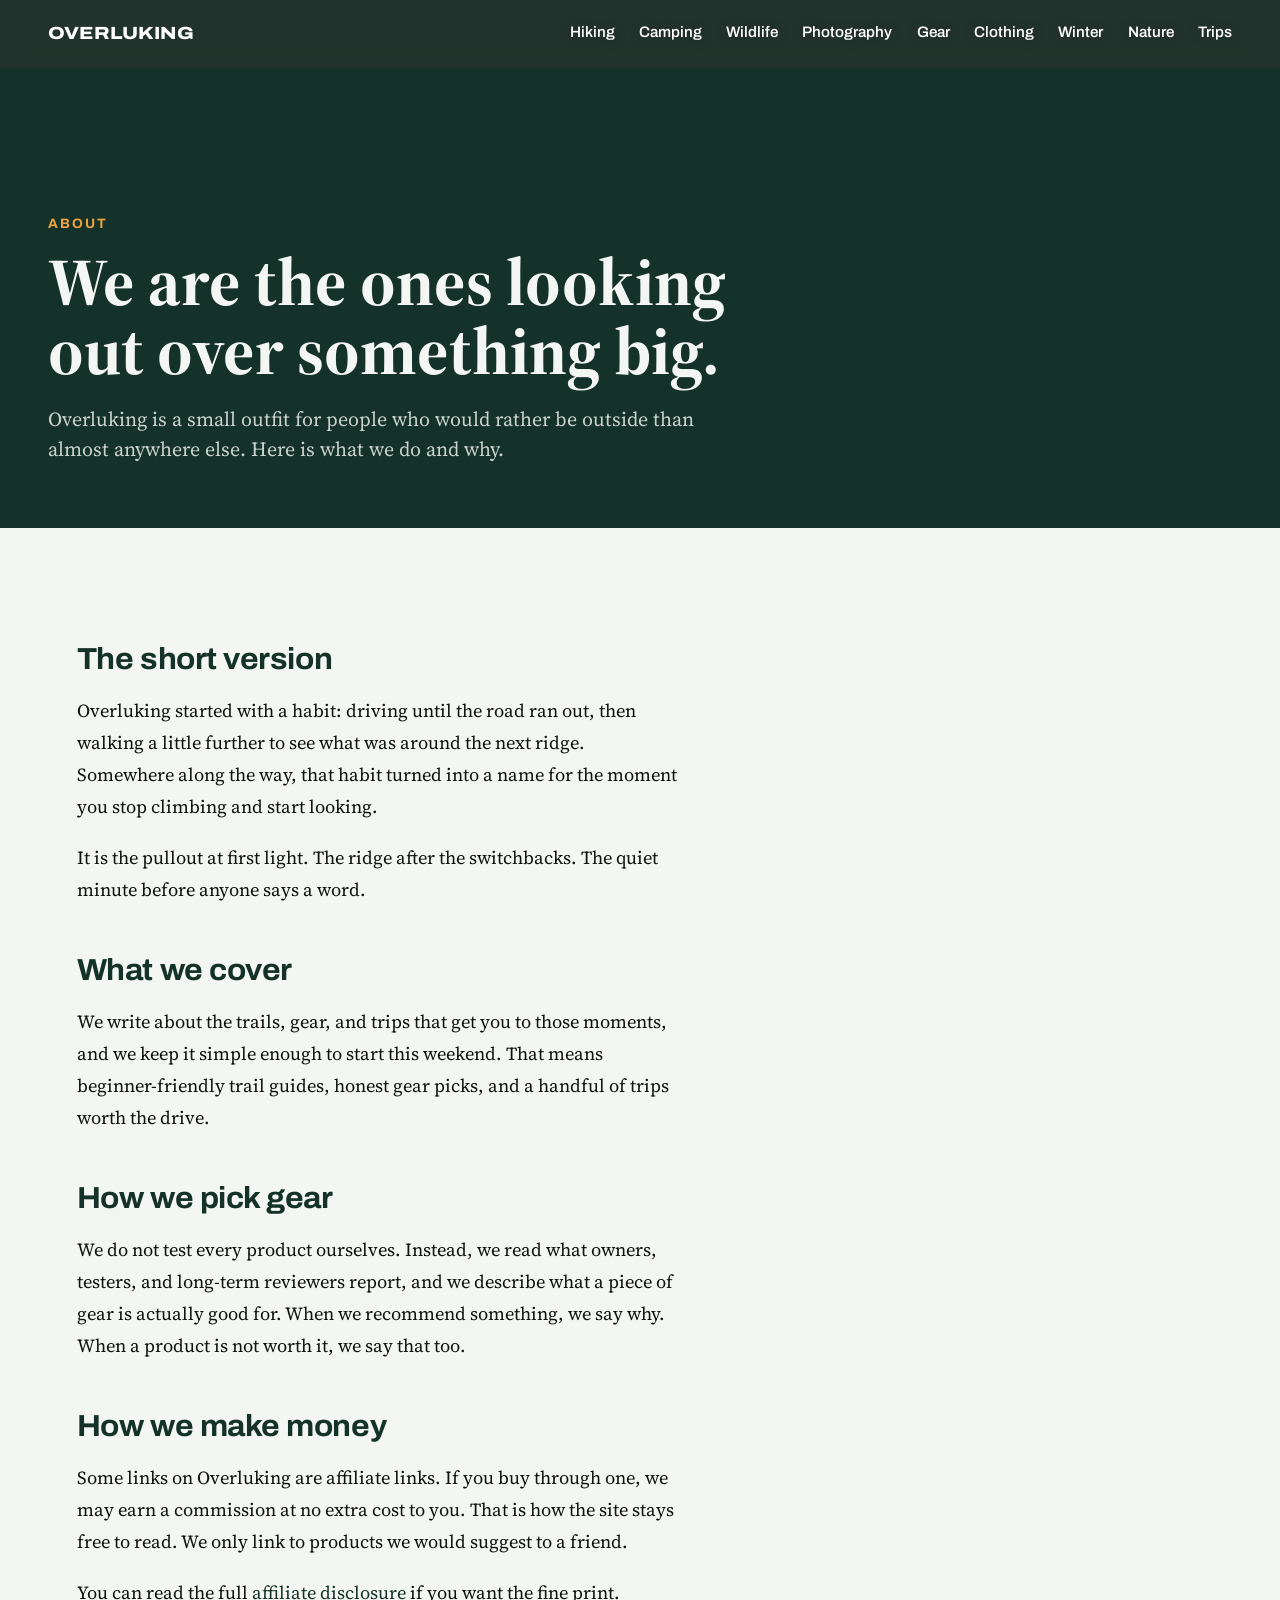
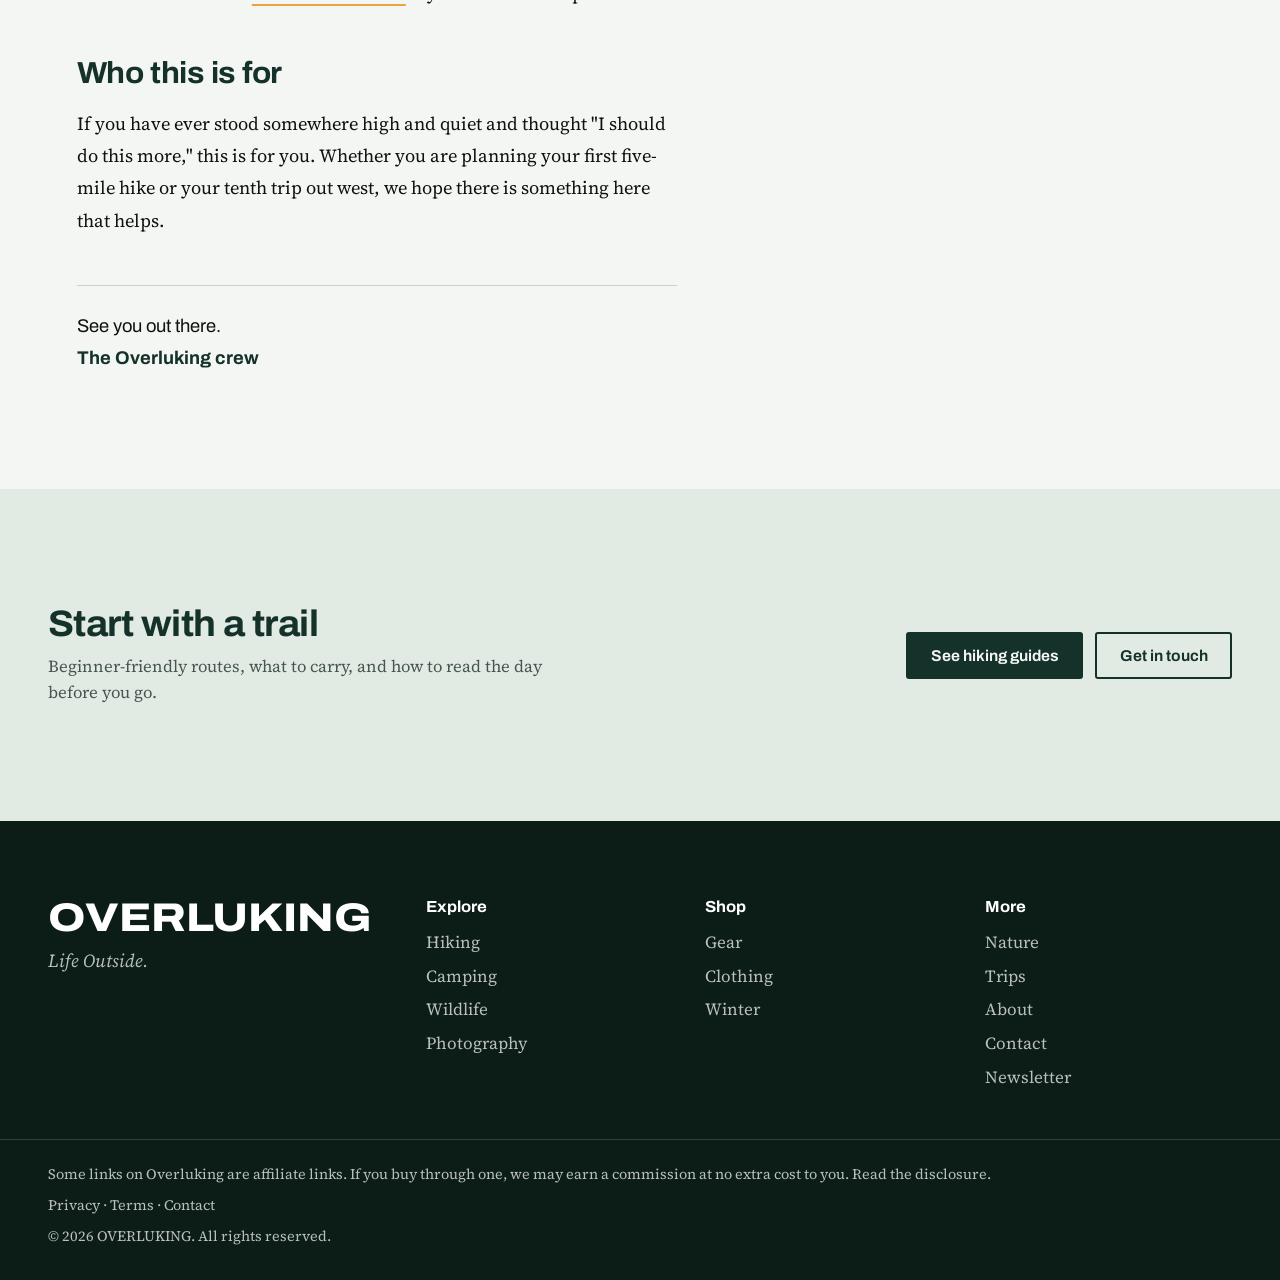
<file: about.html>
<!DOCTYPE html>
<html lang="en-US">
<head>
  <meta charset="utf-8">
  <meta name="viewport" content="width=device-width, initial-scale=1">
  <title>About | OVERLUKING</title>
  <meta name="description" content="Overluking is the moment you stop climbing and start looking. Learn who we are and why we cover trails, gear, and trips worth the drive.">
  <meta name="theme-color" content="#143229">

  <meta property="og:type" content="website">
  <meta property="og:site_name" content="OVERLUKING">
  <meta property="og:title" content="About | OVERLUKING">
  <meta property="og:description" content="Who we are, and why we cover the trails, gear, and trips worth the drive.">
  <meta name="twitter:card" content="summary_large_image">

  <link rel="canonical" href="https://abdex-king.github.io/Overluking/about.html">
  <link rel="icon" href="assets/favicon.svg" type="image/svg+xml">

  <link rel="preconnect" href="https://fonts.googleapis.com">
  <link rel="preconnect" href="https://fonts.gstatic.com" crossorigin>
  <link rel="stylesheet" href="https://fonts.googleapis.com/css2?family=Archivo:wdth,wght@62..125,400..800&family=Source+Serif+4:ital,opsz,wght@0,8..60,400..600;1,8..60,400..600&display=swap">
  <link rel="stylesheet" href="css/styles.css">
  <link rel="stylesheet" href="css/interior.css">
  <script src="js/main.js" defer></script>
</head>
<body>
  <a class="skip-link" href="#main">Skip to content</a>

  <!-- ============ HEADER ============ -->
  <header class="site-header is-solid" id="top">
    <div class="container site-header__bar">
      <a class="brand" href="index.html" aria-label="OVERLUKING home">OVERLUKING</a>
      <button class="nav-toggle" type="button" aria-expanded="false" aria-controls="site-nav">
        <span class="nav-toggle__label">Menu</span>
        <span class="nav-toggle__bars" aria-hidden="true"></span>
      </button>
      <nav class="nav" id="site-nav" aria-label="Primary">
        <ul>
          <li><a href="index.html#hiking">Hiking</a></li>
          <li><a href="index.html#camping">Camping</a></li>
          <li><a href="index.html#wildlife">Wildlife</a></li>
          <li><a href="index.html#photography">Photography</a></li>
          <li><a href="index.html#gear">Gear</a></li>
          <li><a href="index.html#clothing">Clothing</a></li>
          <li><a href="index.html#winter">Winter</a></li>
          <li><a href="index.html#nature">Nature</a></li>
          <li><a href="index.html#trips">Trips</a></li>
        </ul>
      </nav>
    </div>
  </header>

  <main id="main">

    <!-- ============ PAGE HEADER ============ -->
    <section class="page-head">
      <div class="container">
        <p class="page-head__eyebrow">About</p>
        <h1 class="page-head__title">We are the ones looking out over something big.</h1>
        <p class="page-head__lede">Overluking is a small outfit for people who would rather be outside than almost anywhere else. Here is what we do and why.</p>
      </div>
    </section>

    <!-- ============ STORY ============ -->
    <section class="band">
      <div class="container prose">
        <h2>The short version</h2>
        <p>Overluking started with a habit: driving until the road ran out, then walking a little further to see what was around the next ridge. Somewhere along the way, that habit turned into a name for the moment you stop climbing and start looking.</p>
        <p>It is the pullout at first light. The ridge after the switchbacks. The quiet minute before anyone says a word.</p>

        <h2>What we cover</h2>
        <p>We write about the trails, gear, and trips that get you to those moments, and we keep it simple enough to start this weekend. That means beginner-friendly trail guides, honest gear picks, and a handful of trips worth the drive.</p>

        <h2>How we pick gear</h2>
        <p>We do not test every product ourselves. Instead, we read what owners, testers, and long-term reviewers report, and we describe what a piece of gear is actually good for. When we recommend something, we say why. When a product is not worth it, we say that too.</p>

        <h2>How we make money</h2>
        <p>Some links on Overluking are affiliate links. If you buy through one, we may earn a commission at no extra cost to you. That is how the site stays free to read. We only link to products we would suggest to a friend.</p>
        <p>You can read the full <a href="affiliate-disclosure.html">affiliate disclosure</a> if you want the fine print.</p>

        <h2>Who this is for</h2>
        <p>If you have ever stood somewhere high and quiet and thought "I should do this more," this is for you. Whether you are planning your first five-mile hike or your tenth trip out west, we hope there is something here that helps.</p>

        <p class="prose__signoff">See you out there.<br><strong>The Overluking crew</strong></p>
      </div>
    </section>

    <!-- ============ CTA ============ -->
    <section class="band band--lichen">
      <div class="container cta-strip">
        <div>
          <h2>Start with a trail</h2>
          <p>Beginner-friendly routes, what to carry, and how to read the day before you go.</p>
        </div>
        <div class="cta-strip__actions">
          <a class="btn btn--solid" href="index.html#hiking">See hiking guides</a>
          <a class="btn btn--solid btn--ghost-dark" href="contact.html">Get in touch</a>
        </div>
      </div>
    </section>

  </main>

  <!-- ============ FOOTER ============ -->
  <footer class="site-footer">
    <div class="container site-footer__grid">
      <div class="site-footer__brand">
        <p class="site-footer__mark">OVERLUKING</p>
        <p class="site-footer__tag">Life Outside.</p>
      </div>
      <nav aria-label="Explore">
        <h2 class="site-footer__title">Explore</h2>
        <ul>
          <li><a href="index.html#hiking">Hiking</a></li>
          <li><a href="index.html#camping">Camping</a></li>
          <li><a href="index.html#wildlife">Wildlife</a></li>
          <li><a href="index.html#photography">Photography</a></li>
        </ul>
      </nav>
      <nav aria-label="Shop">
        <h2 class="site-footer__title">Shop</h2>
        <ul>
          <li><a href="index.html#gear">Gear</a></li>
          <li><a href="index.html#clothing">Clothing</a></li>
          <li><a href="index.html#winter">Winter</a></li>
        </ul>
      </nav>
      <nav aria-label="More">
        <h2 class="site-footer__title">More</h2>
        <ul>
          <li><a href="index.html#nature">Nature</a></li>
          <li><a href="index.html#trips">Trips</a></li>
          <li><a href="about.html">About</a></li>
          <li><a href="contact.html">Contact</a></li>
          <li><a href="index.html#weekly-view">Newsletter</a></li>
        </ul>
      </nav>
    </div>
    <div class="container site-footer__legal">
      <p>Some links on Overluking are affiliate links. If you buy through one, we may earn a commission at no extra cost to you. <a href="affiliate-disclosure.html">Read the disclosure</a>.</p>
      <p><a href="privacy.html">Privacy</a> &middot; <a href="terms.html">Terms</a> &middot; <a href="contact.html">Contact</a></p>
      <p>&copy; <span id="year">2026</span> OVERLUKING. All rights reserved.</p>
    </div>
  </footer>

  <div class="toast" id="toast" role="status" aria-live="polite" hidden></div>
</body>
</html>
</file>
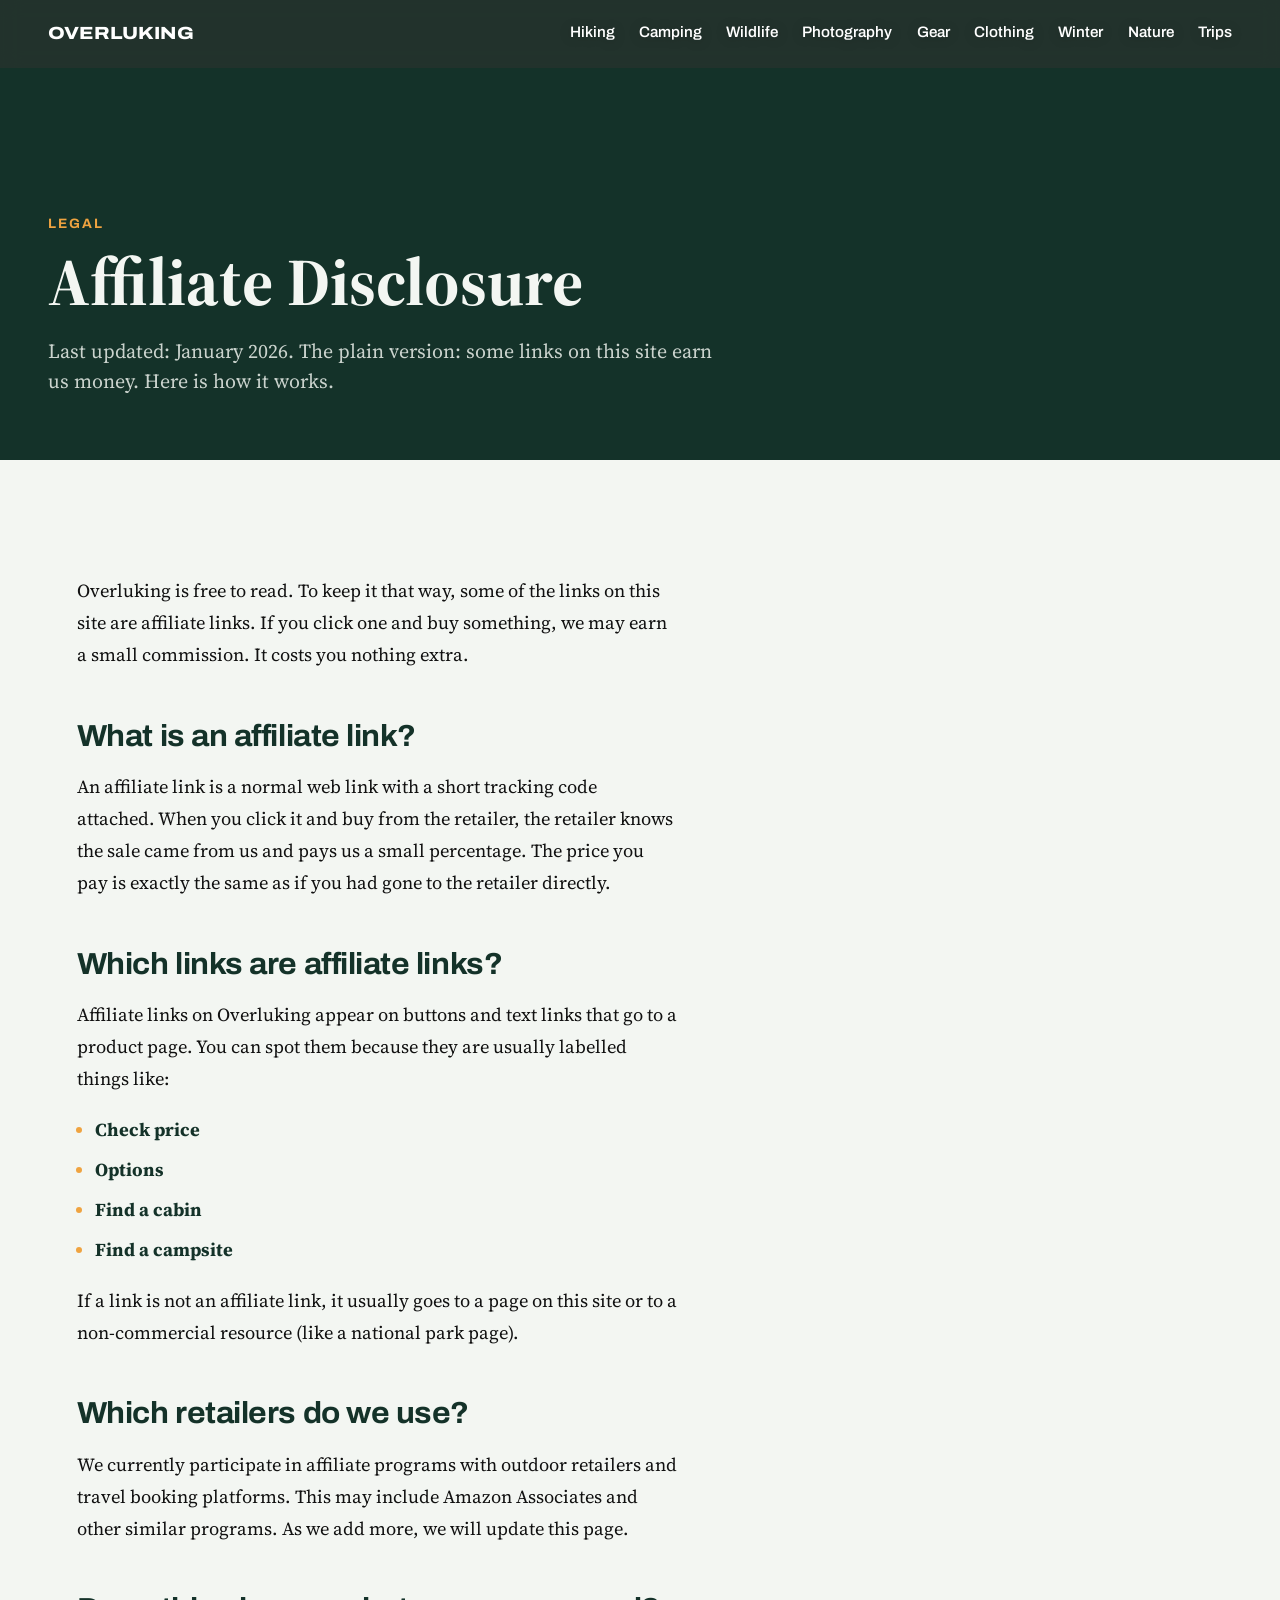
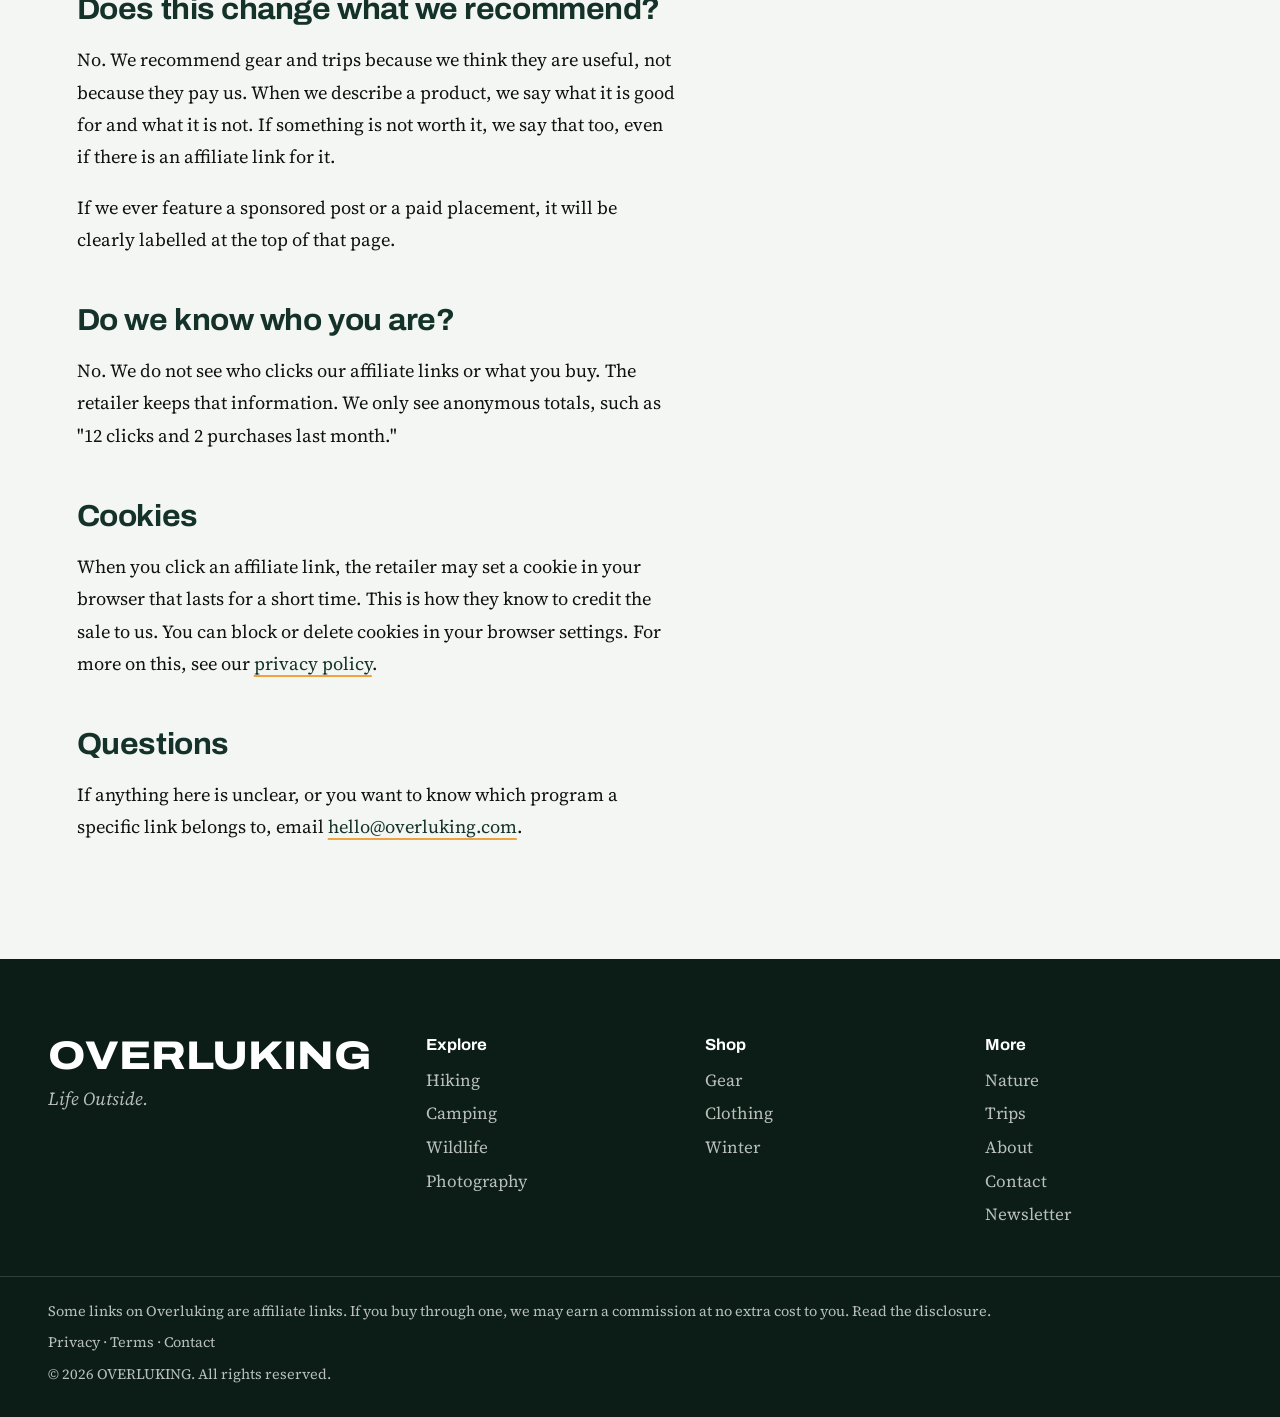
<file: affiliate-disclosure.html>
<!DOCTYPE html>
<html lang="en-US">
<head>
  <meta charset="utf-8">
  <meta name="viewport" content="width=device-width, initial-scale=1">
  <title>Affiliate Disclosure | OVERLUKING</title>
  <meta name="description" content="How Overluking earns money from affiliate links, in plain English.">
  <meta name="theme-color" content="#143229">
  <meta name="robots" content="noindex,follow">

  <link rel="canonical" href="https://abdex-king.github.io/Overluking/affiliate-disclosure.html">
  <link rel="icon" href="assets/favicon.svg" type="image/svg+xml">

  <link rel="preconnect" href="https://fonts.googleapis.com">
  <link rel="preconnect" href="https://fonts.gstatic.com" crossorigin>
  <link rel="stylesheet" href="https://fonts.googleapis.com/css2?family=Archivo:wdth,wght@62..125,400..800&family=Source+Serif+4:ital,opsz,wght@0,8..60,400..600;1,8..60,400..600&display=swap">
  <link rel="stylesheet" href="css/styles.css">
  <link rel="stylesheet" href="css/interior.css">
  <script src="js/main.js" defer></script>
</head>
<body>
  <a class="skip-link" href="#main">Skip to content</a>

  <header class="site-header is-solid" id="top">
    <div class="container site-header__bar">
      <a class="brand" href="index.html" aria-label="OVERLUKING home">OVERLUKING</a>
      <button class="nav-toggle" type="button" aria-expanded="false" aria-controls="site-nav">
        <span class="nav-toggle__label">Menu</span>
        <span class="nav-toggle__bars" aria-hidden="true"></span>
      </button>
      <nav class="nav" id="site-nav" aria-label="Primary">
        <ul>
          <li><a href="index.html#hiking">Hiking</a></li>
          <li><a href="index.html#camping">Camping</a></li>
          <li><a href="index.html#wildlife">Wildlife</a></li>
          <li><a href="index.html#photography">Photography</a></li>
          <li><a href="index.html#gear">Gear</a></li>
          <li><a href="index.html#clothing">Clothing</a></li>
          <li><a href="index.html#winter">Winter</a></li>
          <li><a href="index.html#nature">Nature</a></li>
          <li><a href="index.html#trips">Trips</a></li>
        </ul>
      </nav>
    </div>
  </header>

  <main id="main">

    <section class="page-head">
      <div class="container">
        <p class="page-head__eyebrow">Legal</p>
        <h1 class="page-head__title">Affiliate Disclosure</h1>
        <p class="page-head__lede">Last updated: January 2026. The plain version: some links on this site earn us money. Here is how it works.</p>
      </div>
    </section>

    <section class="band">
      <div class="container prose">

        <p>Overluking is free to read. To keep it that way, some of the links on this site are affiliate links. If you click one and buy something, we may earn a small commission. It costs you nothing extra.</p>

        <h2>What is an affiliate link?</h2>
        <p>An affiliate link is a normal web link with a short tracking code attached. When you click it and buy from the retailer, the retailer knows the sale came from us and pays us a small percentage. The price you pay is exactly the same as if you had gone to the retailer directly.</p>

        <h2>Which links are affiliate links?</h2>
        <p>Affiliate links on Overluking appear on buttons and text links that go to a product page. You can spot them because they are usually labelled things like:</p>
        <ul class="prose-list">
          <li><strong>Check price</strong></li>
          <li><strong>Options</strong></li>
          <li><strong>Find a cabin</strong></li>
          <li><strong>Find a campsite</strong></li>
        </ul>
        <p>If a link is not an affiliate link, it usually goes to a page on this site or to a non-commercial resource (like a national park page).</p>

        <h2>Which retailers do we use?</h2>
        <p>We currently participate in affiliate programs with outdoor retailers and travel booking platforms. This may include Amazon Associates and other similar programs. As we add more, we will update this page.</p>

        <h2>Does this change what we recommend?</h2>
        <p>No. We recommend gear and trips because we think they are useful, not because they pay us. When we describe a product, we say what it is good for and what it is not. If something is not worth it, we say that too, even if there is an affiliate link for it.</p>
        <p>If we ever feature a sponsored post or a paid placement, it will be clearly labelled at the top of that page.</p>

        <h2>Do we know who you are?</h2>
        <p>No. We do not see who clicks our affiliate links or what you buy. The retailer keeps that information. We only see anonymous totals, such as "12 clicks and 2 purchases last month."</p>

        <h2>Cookies</h2>
        <p>When you click an affiliate link, the retailer may set a cookie in your browser that lasts for a short time. This is how they know to credit the sale to us. You can block or delete cookies in your browser settings. For more on this, see our <a href="privacy.html">privacy policy</a>.</p>

        <h2>Questions</h2>
        <p>If anything here is unclear, or you want to know which program a specific link belongs to, email <a href="mailto:hello@overluking.com">hello@overluking.com</a>.</p>

      </div>
    </section>

  </main>

  <footer class="site-footer">
    <div class="container site-footer__grid">
      <div class="site-footer__brand">
        <p class="site-footer__mark">OVERLUKING</p>
        <p class="site-footer__tag">Life Outside.</p>
      </div>
      <nav aria-label="Explore">
        <h2 class="site-footer__title">Explore</h2>
        <ul>
          <li><a href="index.html#hiking">Hiking</a></li>
          <li><a href="index.html#camping">Camping</a></li>
          <li><a href="index.html#wildlife">Wildlife</a></li>
          <li><a href="index.html#photography">Photography</a></li>
        </ul>
      </nav>
      <nav aria-label="Shop">
        <h2 class="site-footer__title">Shop</h2>
        <ul>
          <li><a href="index.html#gear">Gear</a></li>
          <li><a href="index.html#clothing">Clothing</a></li>
          <li><a href="index.html#winter">Winter</a></li>
        </ul>
      </nav>
      <nav aria-label="More">
        <h2 class="site-footer__title">More</h2>
        <ul>
          <li><a href="index.html#nature">Nature</a></li>
          <li><a href="index.html#trips">Trips</a></li>
          <li><a href="about.html">About</a></li>
          <li><a href="contact.html">Contact</a></li>
          <li><a href="index.html#weekly-view">Newsletter</a></li>
        </ul>
      </nav>
    </div>
    <div class="container site-footer__legal">
      <p>Some links on Overluking are affiliate links. If you buy through one, we may earn a commission at no extra cost to you. <a href="affiliate-disclosure.html">Read the disclosure</a>.</p>
      <p><a href="privacy.html">Privacy</a> &middot; <a href="terms.html">Terms</a> &middot; <a href="contact.html">Contact</a></p>
      <p>&copy; <span id="year">2026</span> OVERLUKING. All rights reserved.</p>
    </div>
  </footer>

  <div class="toast" id="toast" role="status" aria-live="polite" hidden></div>
</body>
</html>
</file>
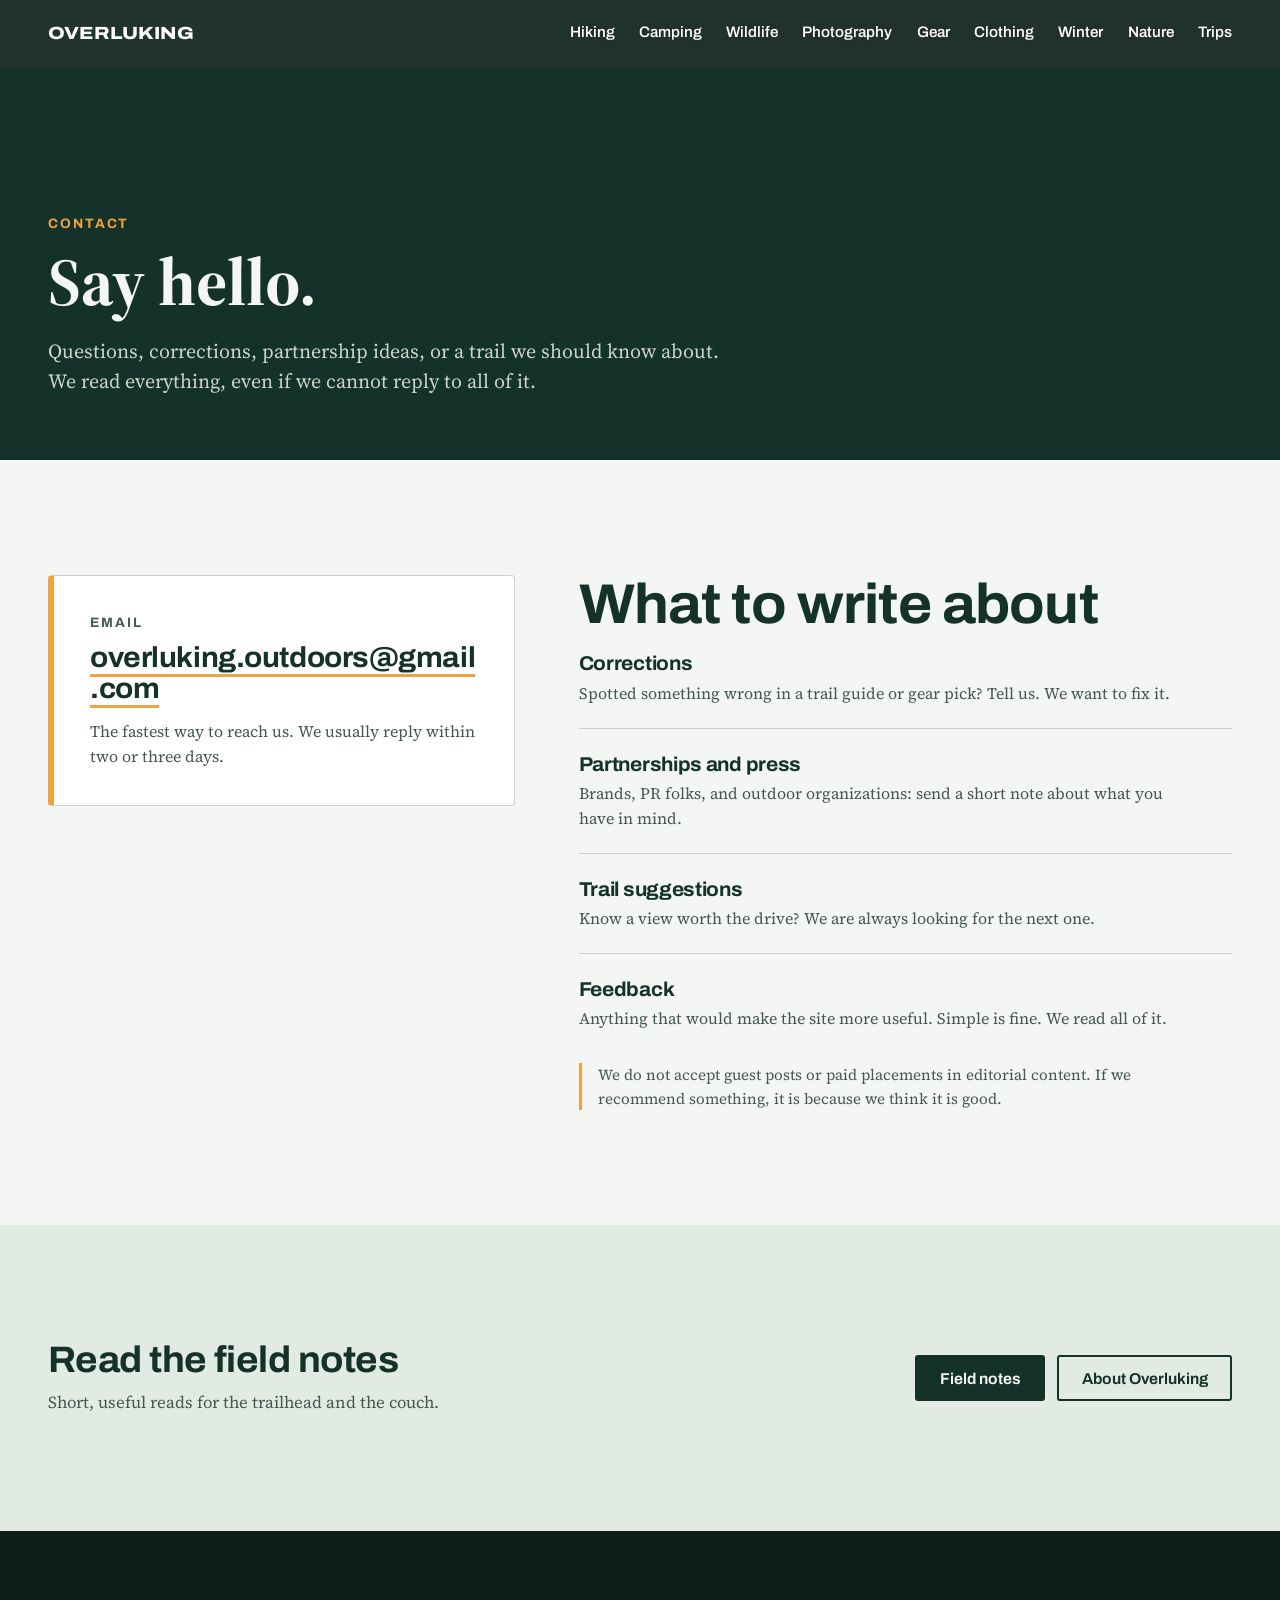
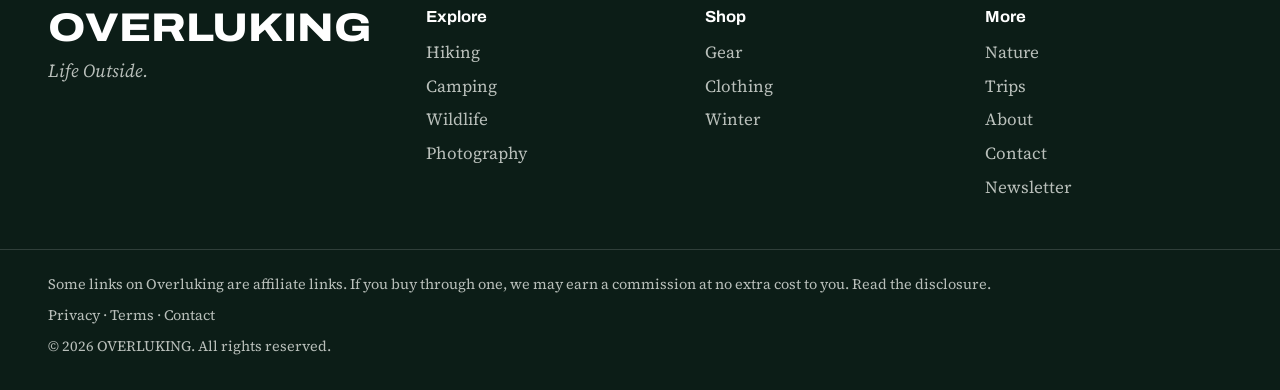
<file: contact.html>
<!DOCTYPE html>
<html lang="en-US">
<head>
  <meta charset="utf-8">
  <meta name="viewport" content="width=device-width, initial-scale=1">
  <title>Contact | OVERLUKING</title>
  <meta name="description" content="Get in touch with Overluking. Questions, corrections, partnership ideas, or just want to say hi from the trail.">
  <meta name="theme-color" content="#143229">

  <meta property="og:type" content="website">
  <meta property="og:site_name" content="OVERLUKING">
  <meta property="og:title" content="Contact | OVERLUKING">
  <meta property="og:description" content="Questions, corrections, partnership ideas, or just want to say hi from the trail.">
  <meta name="twitter:card" content="summary_large_image">

  <link rel="canonical" href="https://abdex-king.github.io/Overluking/contact.html">
  <link rel="icon" href="assets/favicon.svg" type="image/svg+xml">

  <link rel="preconnect" href="https://fonts.googleapis.com">
  <link rel="preconnect" href="https://fonts.gstatic.com" crossorigin>
  <link rel="stylesheet" href="https://fonts.googleapis.com/css2?family=Archivo:wdth,wght@62..125,400..800&family=Source+Serif+4:ital,opsz,wght@0,8..60,400..600;1,8..60,400..600&display=swap">
  <link rel="stylesheet" href="css/styles.css">
  <link rel="stylesheet" href="css/interior.css">
  <script src="js/main.js" defer></script>
</head>
<body>
  <a class="skip-link" href="#main">Skip to content</a>

  <!-- ============ HEADER ============ -->
  <header class="site-header is-solid" id="top">
    <div class="container site-header__bar">
      <a class="brand" href="index.html" aria-label="OVERLUKING home">OVERLUKING</a>
      <button class="nav-toggle" type="button" aria-expanded="false" aria-controls="site-nav">
        <span class="nav-toggle__label">Menu</span>
        <span class="nav-toggle__bars" aria-hidden="true"></span>
      </button>
      <nav class="nav" id="site-nav" aria-label="Primary">
        <ul>
          <li><a href="index.html#hiking">Hiking</a></li>
          <li><a href="index.html#camping">Camping</a></li>
          <li><a href="index.html#wildlife">Wildlife</a></li>
          <li><a href="index.html#photography">Photography</a></li>
          <li><a href="index.html#gear">Gear</a></li>
          <li><a href="index.html#clothing">Clothing</a></li>
          <li><a href="index.html#winter">Winter</a></li>
          <li><a href="index.html#nature">Nature</a></li>
          <li><a href="index.html#trips">Trips</a></li>
        </ul>
      </nav>
    </div>
  </header>

  <main id="main">

    <!-- ============ PAGE HEADER ============ -->
    <section class="page-head">
      <div class="container">
        <p class="page-head__eyebrow">Contact</p>
        <h1 class="page-head__title">Say hello.</h1>
        <p class="page-head__lede">Questions, corrections, partnership ideas, or a trail we should know about. We read everything, even if we cannot reply to all of it.</p>
      </div>
    </section>

    <!-- ============ CONTACT ============ -->
    <section class="band">
      <div class="container contact-grid">

        <div class="contact-card">
          <p class="contact-card__label">Email</p>
          <h2 class="contact-card__value"><a href="mailto:overluking.outdoors@gmail.com">overluking.outdoors@gmail.com</a></h2>
          <p class="contact-card__note">The fastest way to reach us. We usually reply within two or three days.</p>
        </div>

        <div class="contact-body">
          <h2>What to write about</h2>
          <ul class="contact-topics">
            <li>
              <h3>Corrections</h3>
              <p>Spotted something wrong in a trail guide or gear pick? Tell us. We want to fix it.</p>
            </li>
            <li>
              <h3>Partnerships and press</h3>
              <p>Brands, PR folks, and outdoor organizations: send a short note about what you have in mind.</p>
            </li>
            <li>
              <h3>Trail suggestions</h3>
              <p>Know a view worth the drive? We are always looking for the next one.</p>
            </li>
            <li>
              <h3>Feedback</h3>
              <p>Anything that would make the site more useful. Simple is fine. We read all of it.</p>
            </li>
          </ul>

          <p class="contact-small">We do not accept guest posts or paid placements in editorial content. If we recommend something, it is because we think it is good.</p>
        </div>

      </div>
    </section>

    <!-- ============ CTA ============ -->
    <section class="band band--lichen">
      <div class="container cta-strip">
        <div>
          <h2>Read the field notes</h2>
          <p>Short, useful reads for the trailhead and the couch.</p>
        </div>
        <div class="cta-strip__actions">
          <a class="btn btn--solid" href="index.html#notes">Field notes</a>
          <a class="btn btn--solid btn--ghost-dark" href="about.html">About Overluking</a>
        </div>
      </div>
    </section>

  </main>

  <!-- ============ FOOTER ============ -->
  <footer class="site-footer">
    <div class="container site-footer__grid">
      <div class="site-footer__brand">
        <p class="site-footer__mark">OVERLUKING</p>
        <p class="site-footer__tag">Life Outside.</p>
      </div>
      <nav aria-label="Explore">
        <h2 class="site-footer__title">Explore</h2>
        <ul>
          <li><a href="index.html#hiking">Hiking</a></li>
          <li><a href="index.html#camping">Camping</a></li>
          <li><a href="index.html#wildlife">Wildlife</a></li>
          <li><a href="index.html#photography">Photography</a></li>
        </ul>
      </nav>
      <nav aria-label="Shop">
        <h2 class="site-footer__title">Shop</h2>
        <ul>
          <li><a href="index.html#gear">Gear</a></li>
          <li><a href="index.html#clothing">Clothing</a></li>
          <li><a href="index.html#winter">Winter</a></li>
        </ul>
      </nav>
      <nav aria-label="More">
        <h2 class="site-footer__title">More</h2>
        <ul>
          <li><a href="index.html#nature">Nature</a></li>
          <li><a href="index.html#trips">Trips</a></li>
          <li><a href="about.html">About</a></li>
          <li><a href="contact.html">Contact</a></li>
          <li><a href="index.html#weekly-view">Newsletter</a></li>
        </ul>
      </nav>
    </div>
    <div class="container site-footer__legal">
      <p>Some links on Overluking are affiliate links. If you buy through one, we may earn a commission at no extra cost to you. <a href="affiliate-disclosure.html">Read the disclosure</a>.</p>
      <p><a href="privacy.html">Privacy</a> &middot; <a href="terms.html">Terms</a> &middot; <a href="contact.html">Contact</a></p>
      <p>&copy; <span id="year">2026</span> OVERLUKING. All rights reserved.</p>
    </div>
  </footer>

  <div class="toast" id="toast" role="status" aria-live="polite" hidden></div>
</body>
</html>
</file>
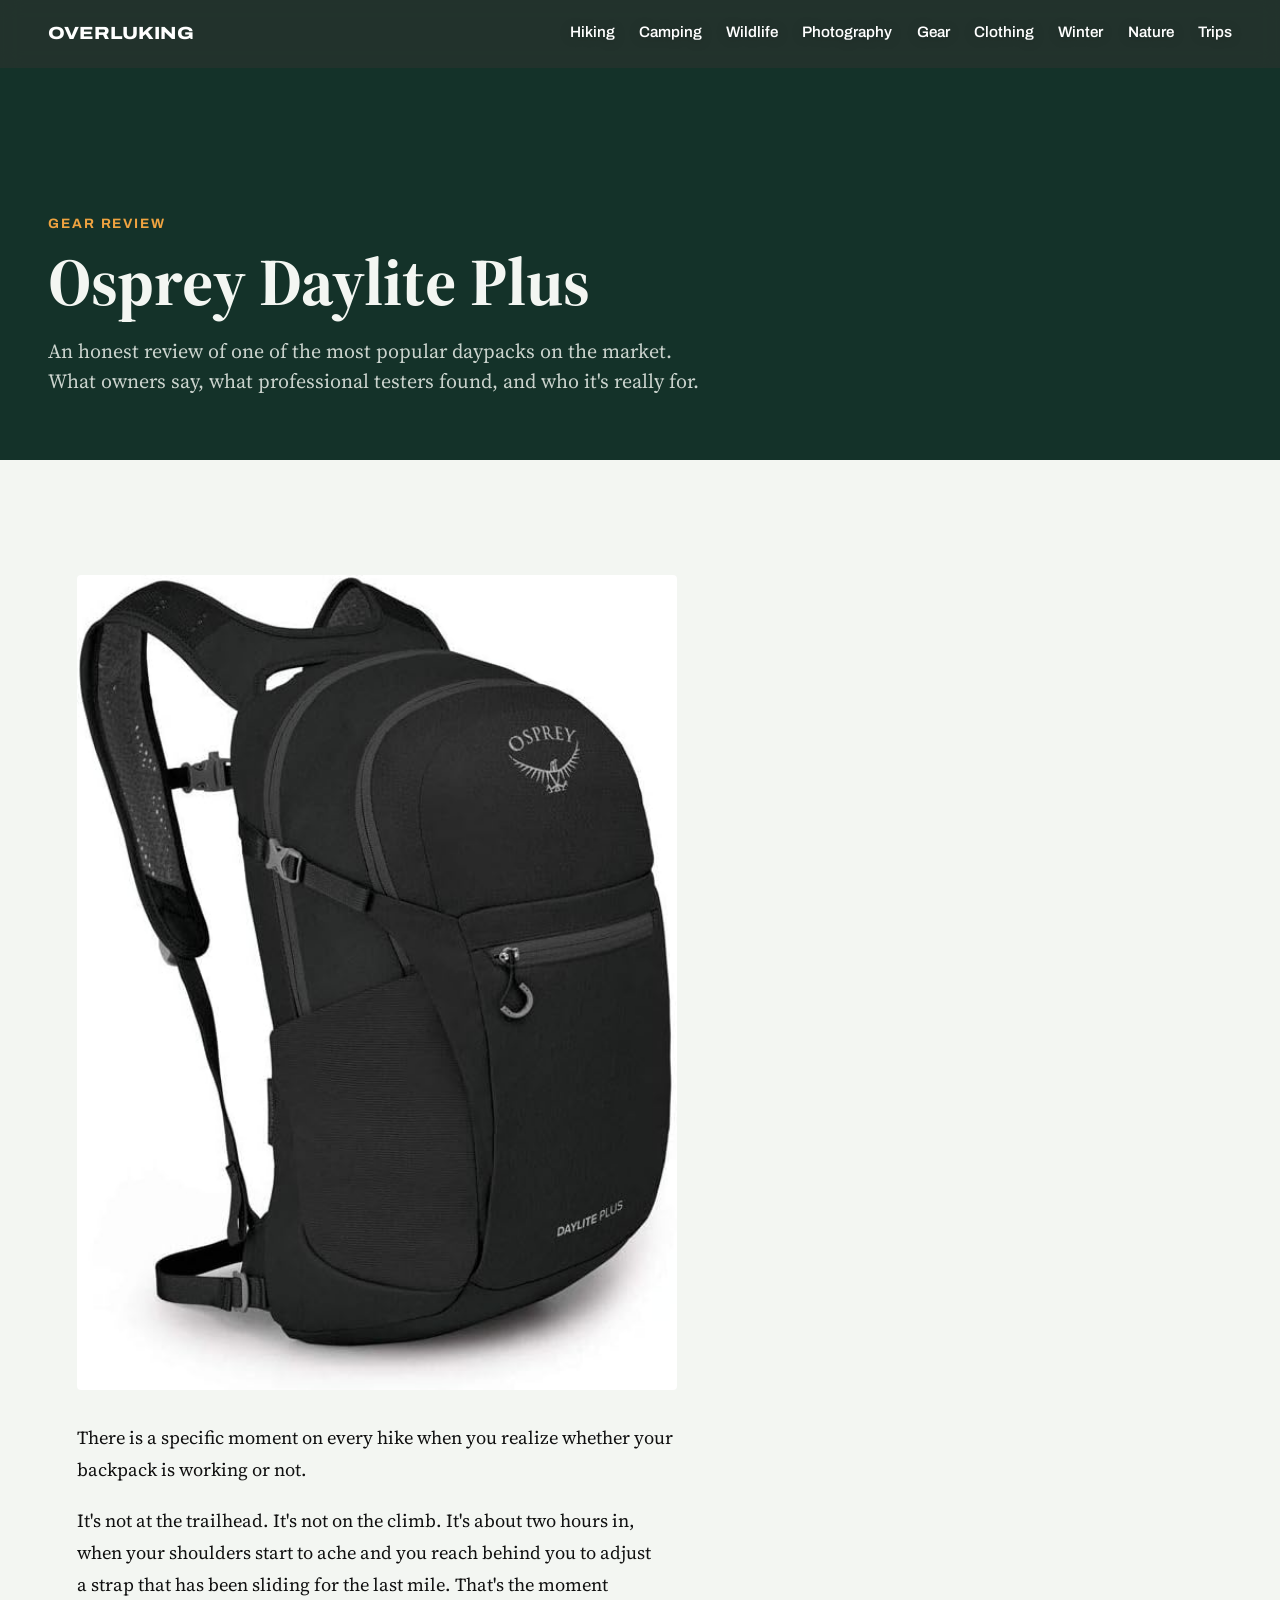
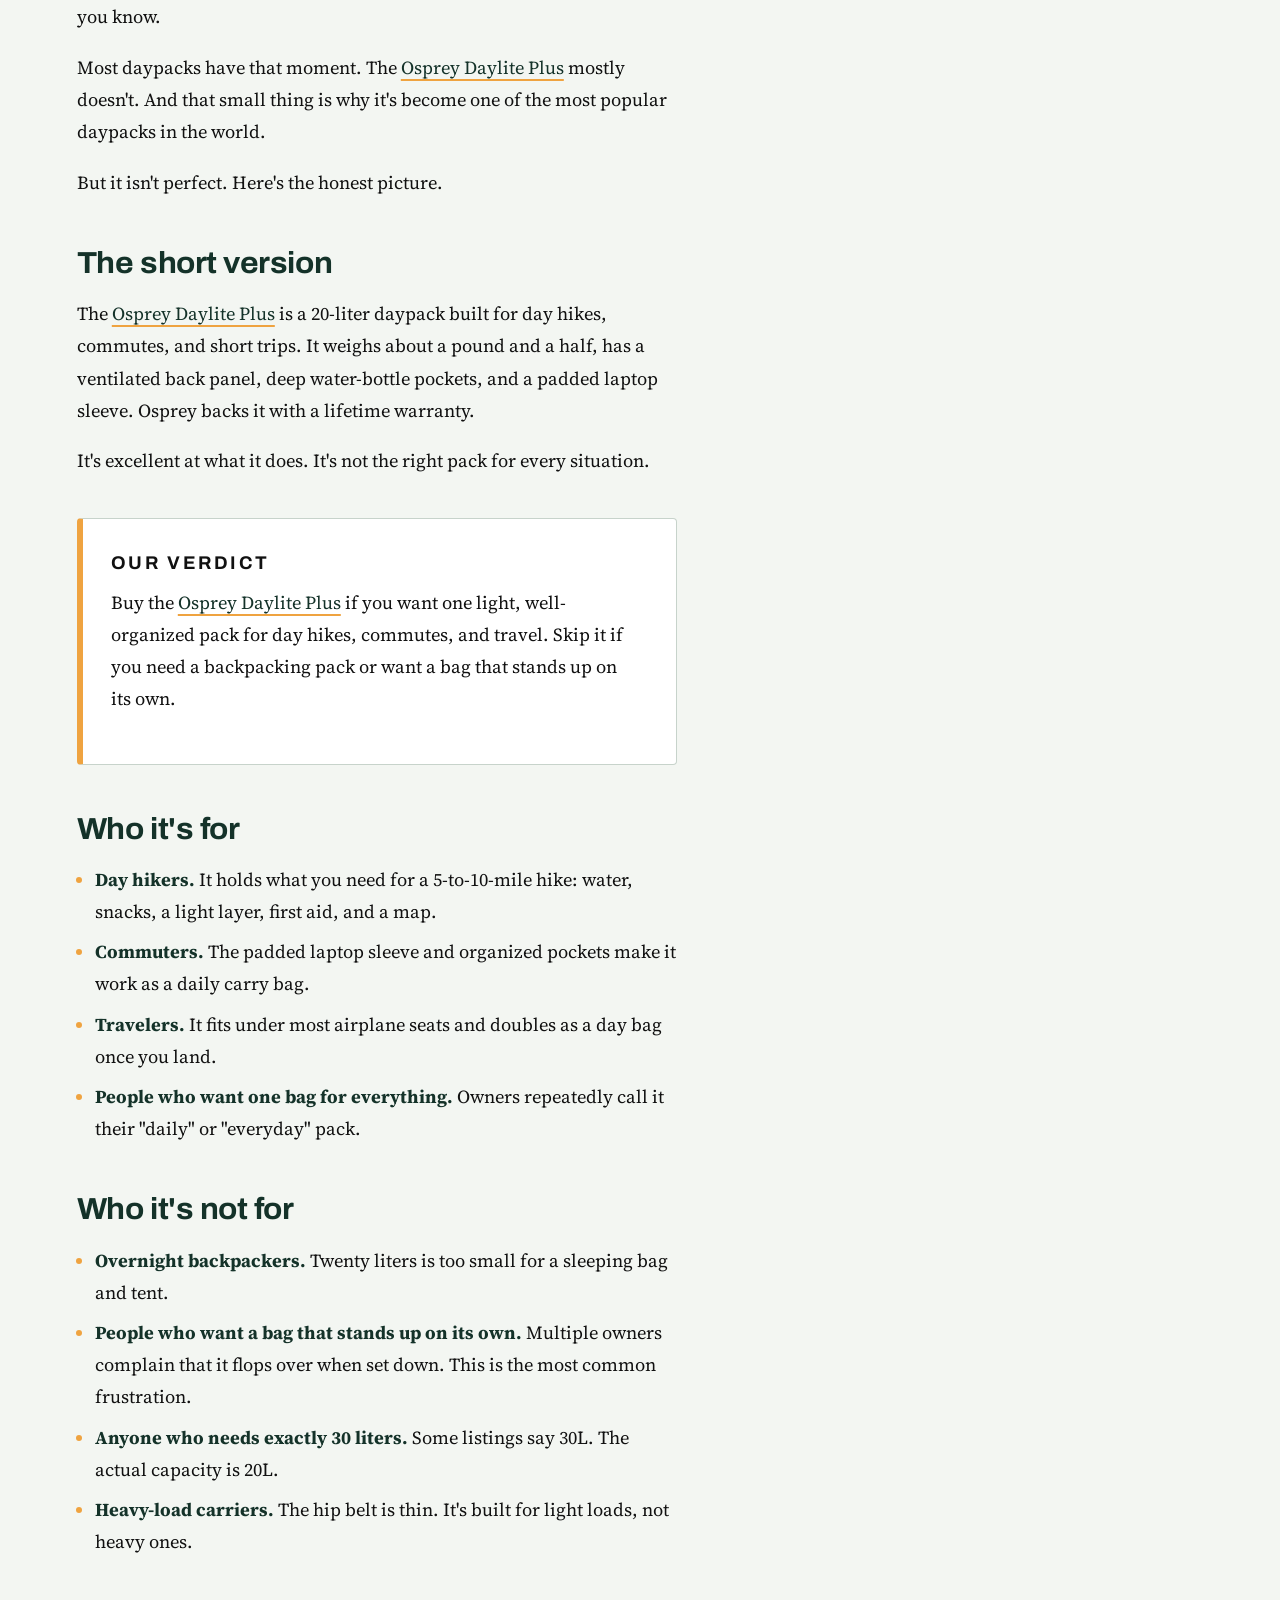
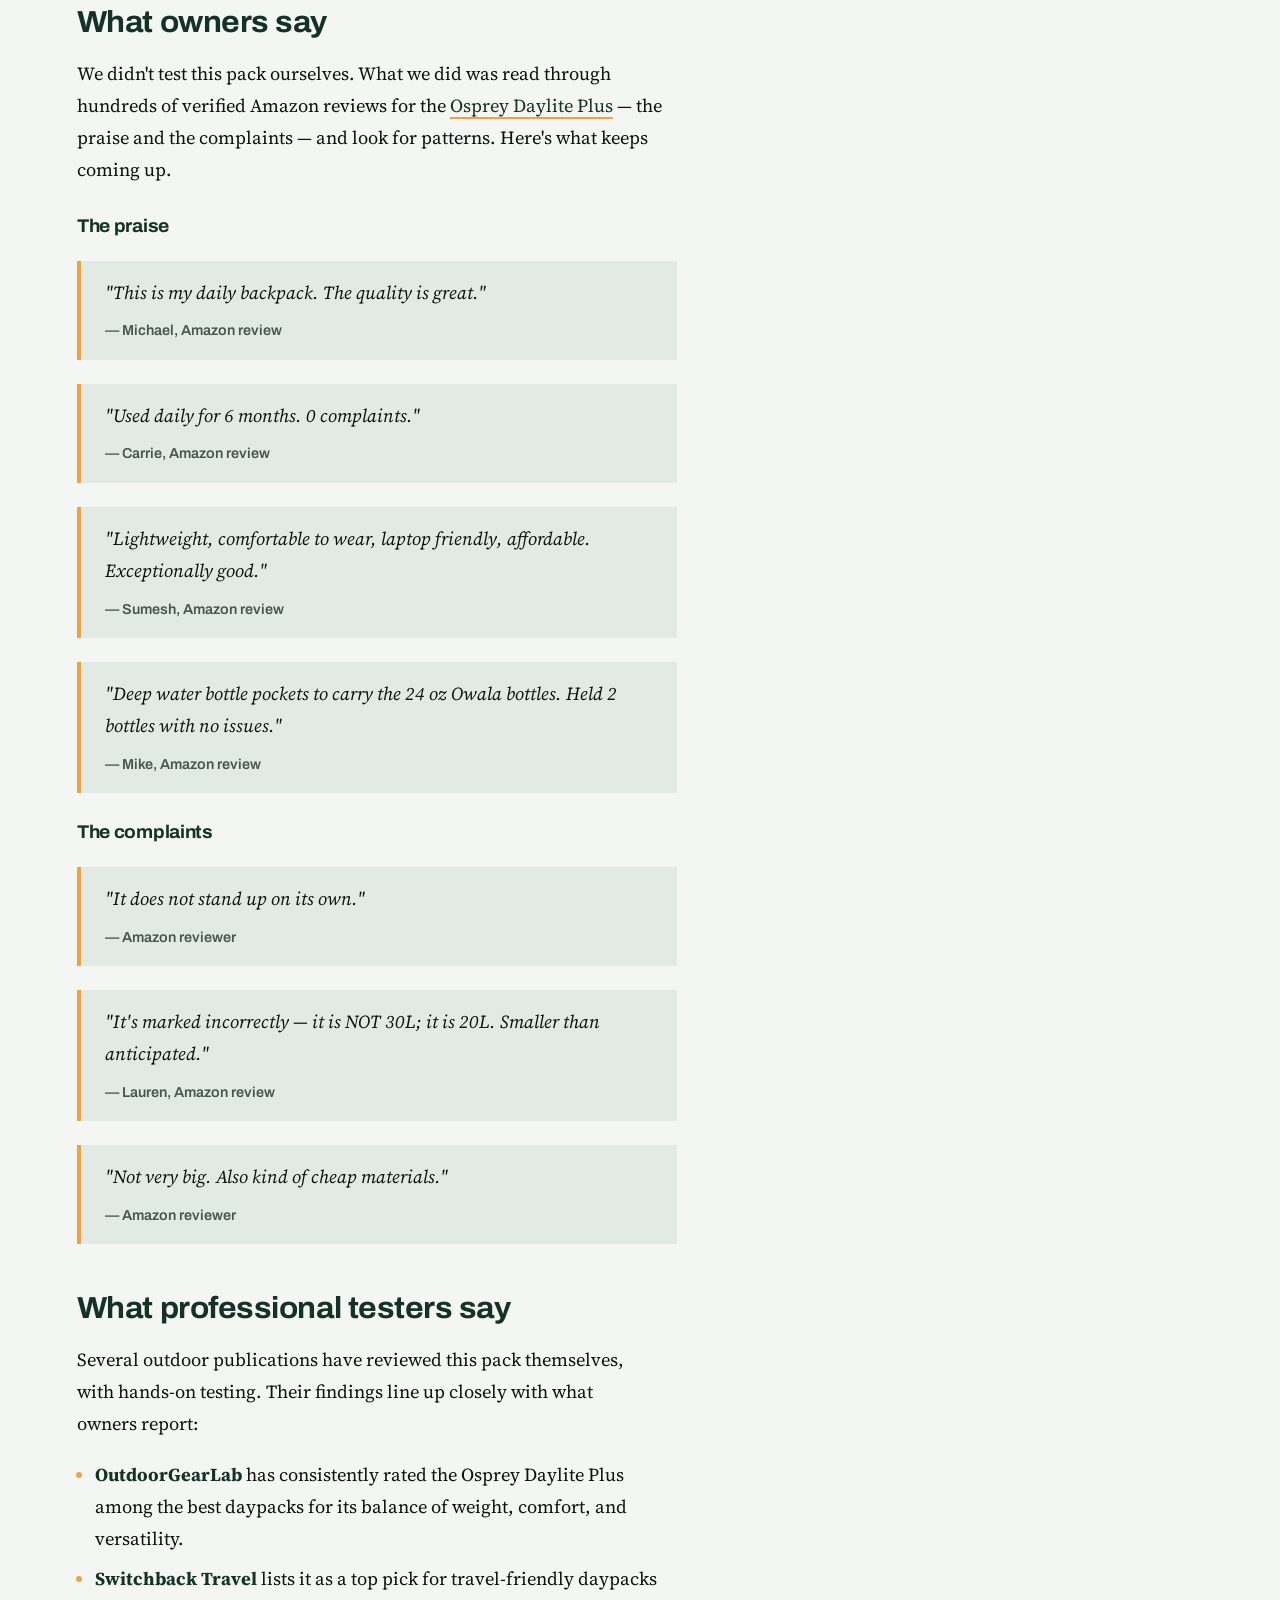
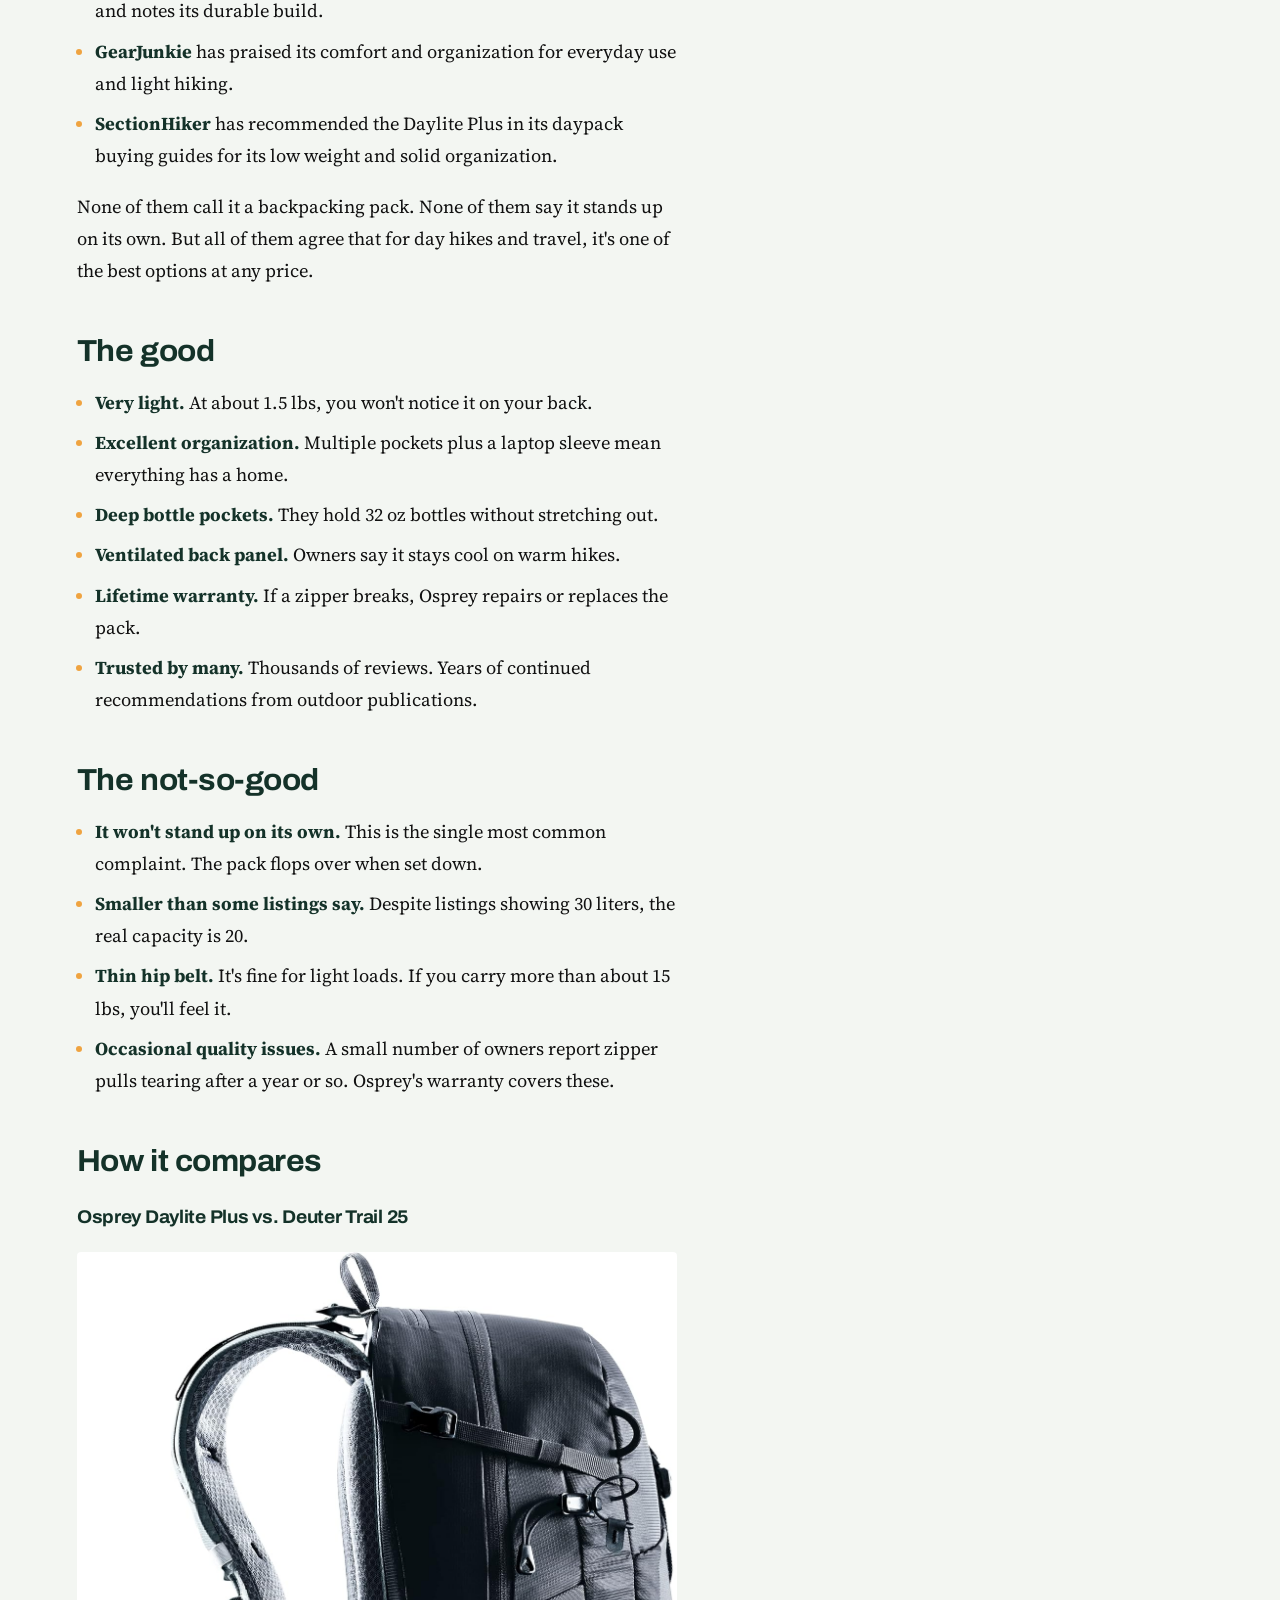
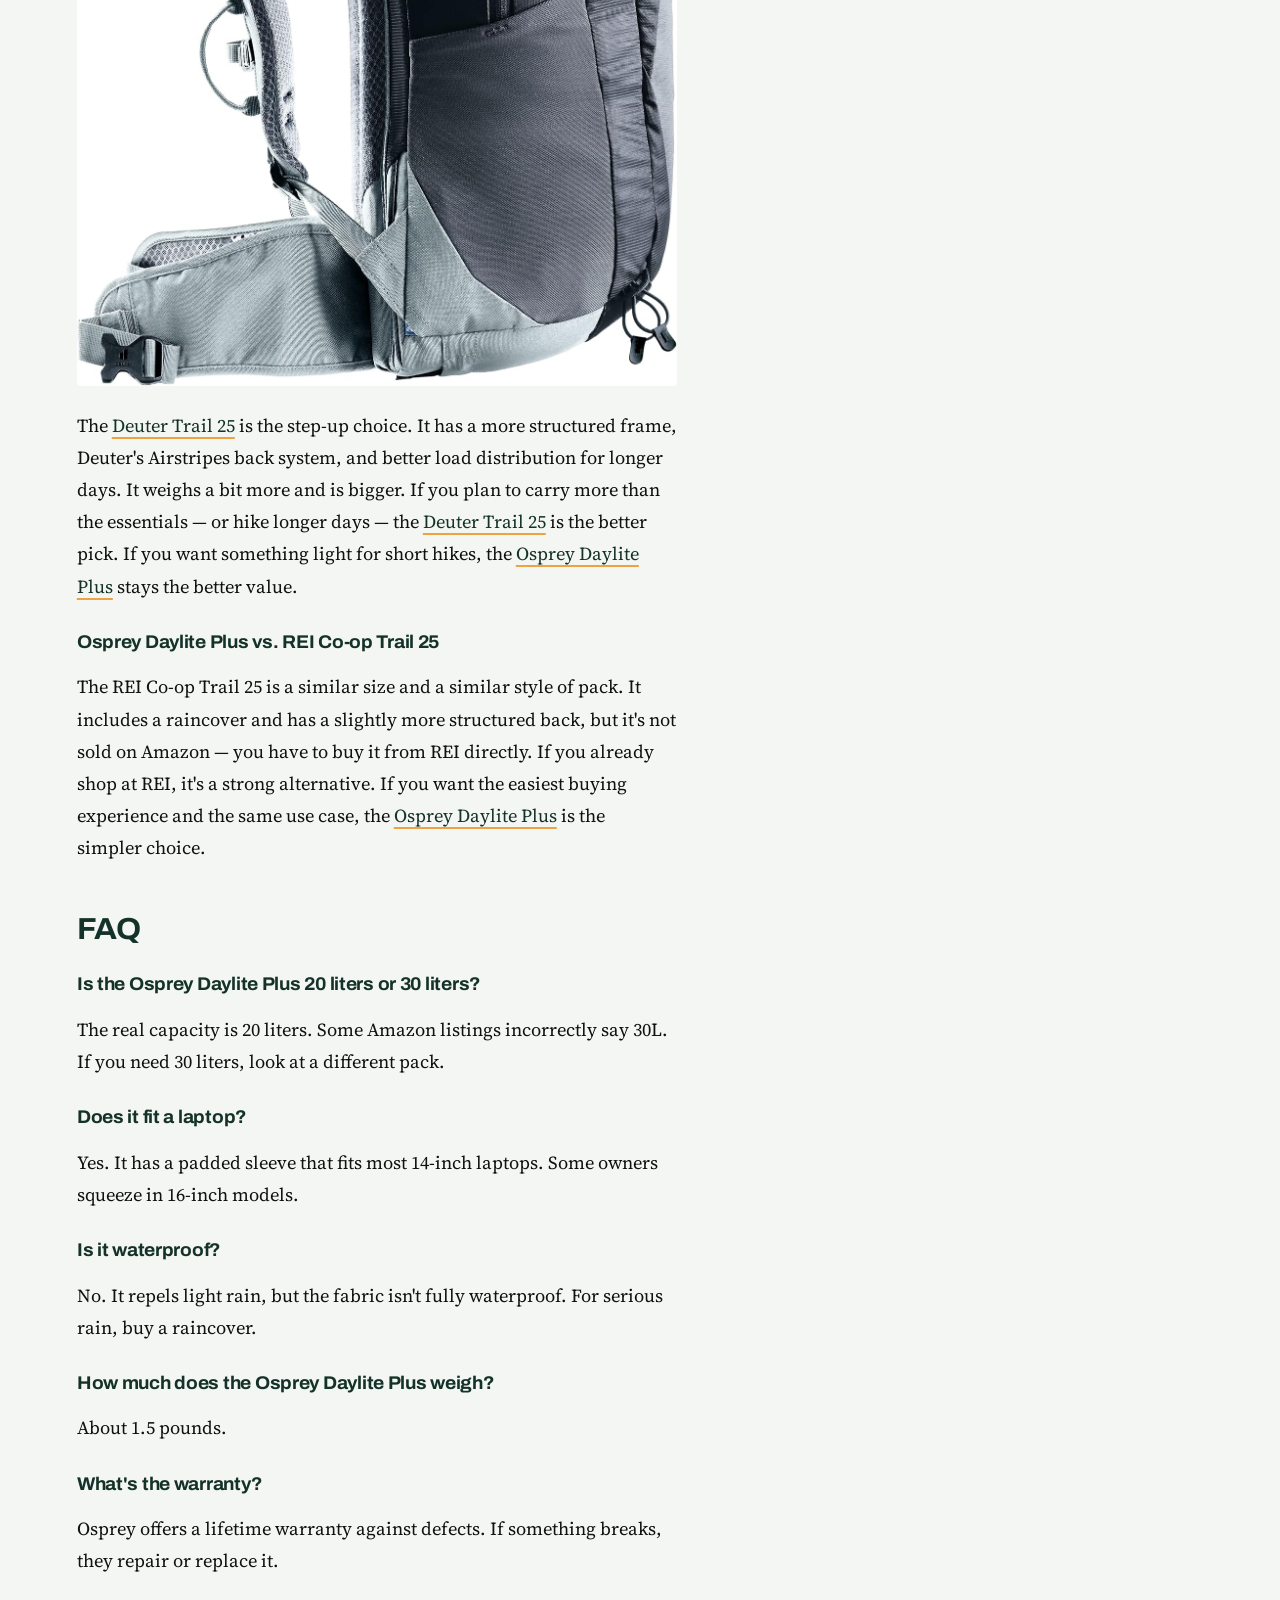
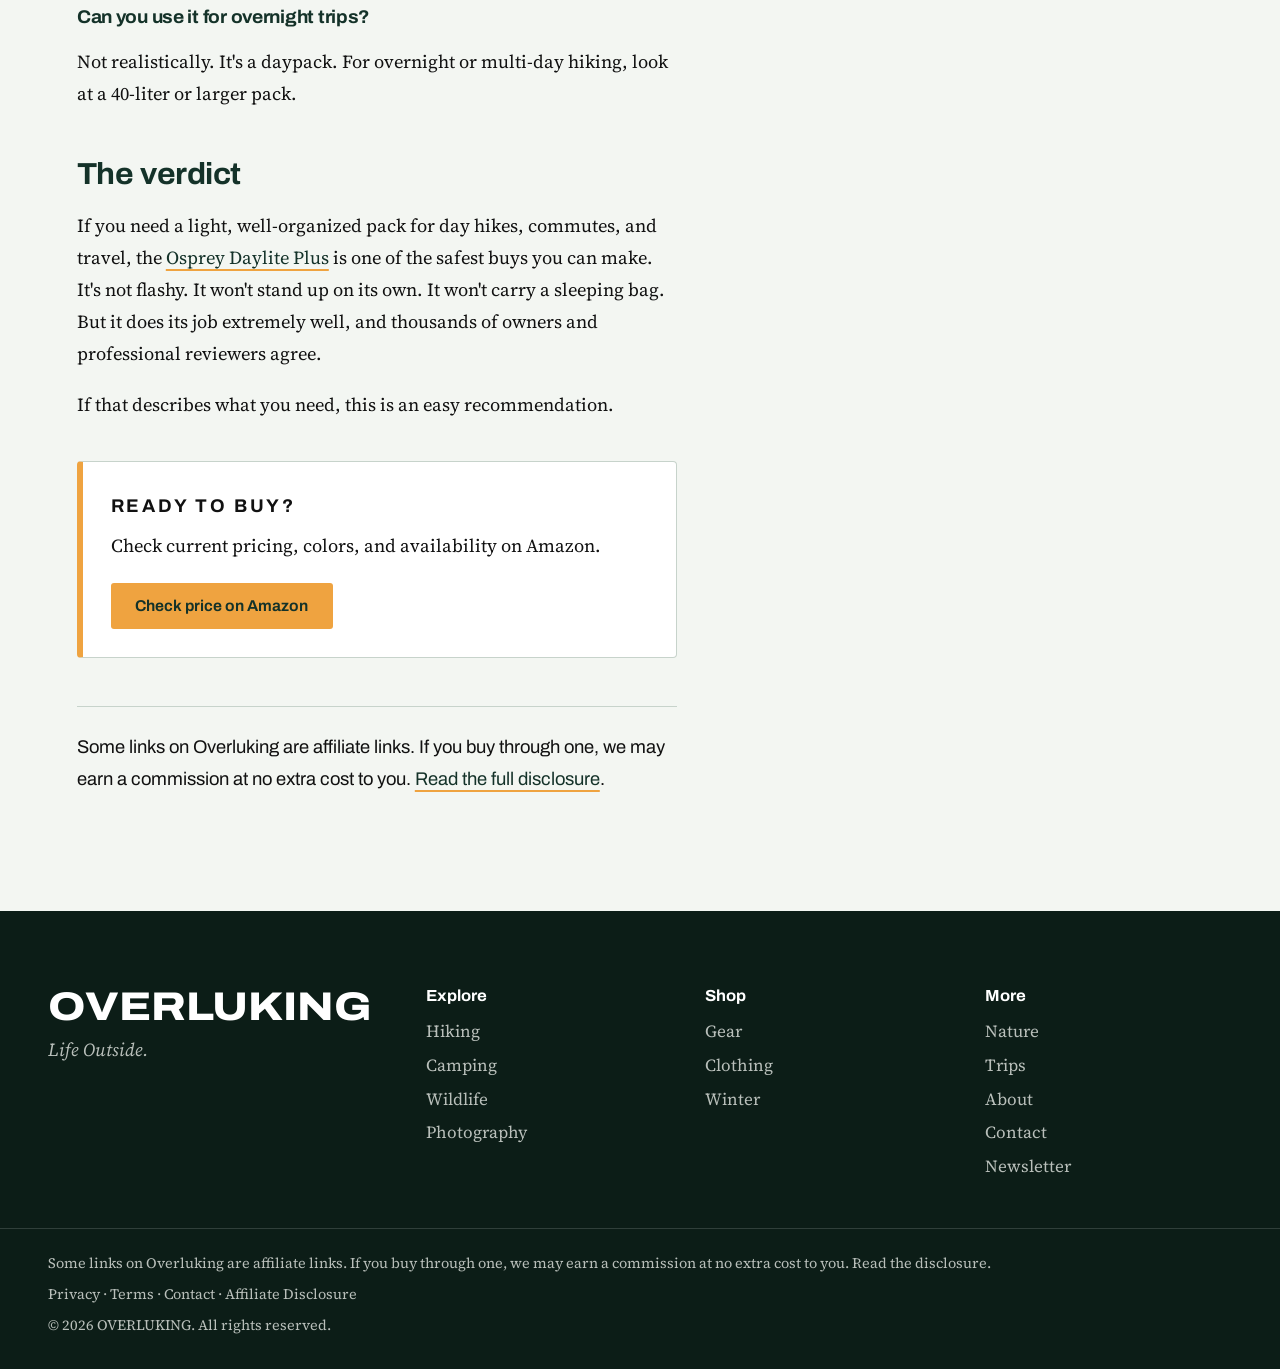
<file: osprey-daylite-plus.html>
<!DOCTYPE html>
<html lang="en-US">
<head>
  <meta charset="utf-8">
  <meta name="viewport" content="width=device-width, initial-scale=1">
  <title>Osprey Daylite Plus Review | OVERLUKING</title>
  <meta name="description" content="An honest review of the Osprey Daylite Plus daypack. What owners say, what professional testers found, what works, what doesn't, and who should buy it.">
  <meta name="theme-color" content="#143229">

  <meta property="og:type" content="article">
  <meta property="og:site_name" content="OVERLUKING">
  <meta property="og:title" content="Osprey Daylite Plus Review | OVERLUKING">
  <meta property="og:description" content="An honest review of the Osprey Daylite Plus — what owners say, what testers found, and who should buy it.">
  <meta name="twitter:card" content="summary_large_image">

  <link rel="canonical" href="https://overluking.com/osprey-daylite-plus.html">
  <link rel="icon" href="assets/favicon.svg" type="image/svg+xml">

  <link rel="preconnect" href="https://fonts.googleapis.com">
  <link rel="preconnect" href="https://fonts.gstatic.com" crossorigin>
  <link rel="stylesheet" href="https://fonts.googleapis.com/css2?family=Archivo:wdth,wght@62..125,400..800&family=Source+Serif+4:ital,opsz,wght@0,8..60,400..600;1,8..60,400..600&display=swap">
  <link rel="stylesheet" href="css/styles.css">
  <link rel="stylesheet" href="css/interior.css">
  <script src="js/main.js" defer></script>
</head>
<body>
  <a class="skip-link" href="#main">Skip to content</a>

  <header class="site-header is-solid" id="top">
    <div class="container site-header__bar">
      <a class="brand" href="index.html" aria-label="OVERLUKING home">OVERLUKING</a>
      <button class="nav-toggle" type="button" aria-expanded="false" aria-controls="site-nav">
        <span class="nav-toggle__label">Menu</span>
        <span class="nav-toggle__bars" aria-hidden="true"></span>
      </button>
      <nav class="nav" id="site-nav" aria-label="Primary">
        <ul>
          <li><a href="index.html#hiking">Hiking</a></li>
          <li><a href="index.html#camping">Camping</a></li>
          <li><a href="index.html#wildlife">Wildlife</a></li>
          <li><a href="index.html#photography">Photography</a></li>
          <li><a href="index.html#gear">Gear</a></li>
          <li><a href="index.html#clothing">Clothing</a></li>
          <li><a href="index.html#winter">Winter</a></li>
          <li><a href="index.html#nature">Nature</a></li>
          <li><a href="index.html#trips">Trips</a></li>
        </ul>
      </nav>
    </div>
  </header>

  <main id="main">

    <section class="page-head">
      <div class="container">
        <p class="page-head__eyebrow">Gear review</p>
        <h1 class="page-head__title">Osprey Daylite Plus</h1>
        <p class="page-head__lede">An honest review of one of the most popular daypacks on the market. What owners say, what professional testers found, and who it's really for.</p>
      </div>
    </section>

    <section class="band">
      <div class="container prose">

        <img src="assets/img/gear-osprey-daylite-plus.jpg" width="1200" height="800" alt="The Osprey Daylite Plus daypack in black" loading="eager" decoding="async" class="prose__hero">

        <p>There is a specific moment on every hike when you realize whether your backpack is working or not.</p>

        <p>It's not at the trailhead. It's not on the climb. It's about two hours in, when your shoulders start to ache and you reach behind you to adjust a strap that has been sliding for the last mile. That's the moment you know.</p>

        <p>Most daypacks have that moment. The <a href="https://www.amazon.com/Osprey-Daylite-Plus-Daypack-Black/dp/B08LP1WWPT/?tag=overluking02-21" rel="sponsored noopener">Osprey Daylite Plus</a> mostly doesn't. And that small thing is why it's become one of the most popular daypacks in the world.</p>

        <p>But it isn't perfect. Here's the honest picture.</p>

        <h2>The short version</h2>
        <p>The <a href="https://www.amazon.com/Osprey-Daylite-Plus-Daypack-Black/dp/B08LP1WWPT/?tag=overluking02-21" rel="sponsored noopener">Osprey Daylite Plus</a> is a 20-liter daypack built for day hikes, commutes, and short trips. It weighs about a pound and a half, has a ventilated back panel, deep water-bottle pockets, and a padded laptop sleeve. Osprey backs it with a lifetime warranty.</p>
        <p>It's excellent at what it does. It's not the right pack for every situation.</p>

        <div class="verdict-box">
          <p class="verdict-box__label">Our verdict</p>
          <p class="verdict-box__text">Buy the <a href="https://www.amazon.com/Osprey-Daylite-Plus-Daypack-Black/dp/B08LP1WWPT/?tag=overluking02-21" rel="sponsored noopener">Osprey Daylite Plus</a> if you want one light, well-organized pack for day hikes, commutes, and travel. Skip it if you need a backpacking pack or want a bag that stands up on its own.</p>
        </div>

        <h2>Who it's for</h2>
        <ul class="prose-list">
          <li><strong>Day hikers.</strong> It holds what you need for a 5-to-10-mile hike: water, snacks, a light layer, first aid, and a map.</li>
          <li><strong>Commuters.</strong> The padded laptop sleeve and organized pockets make it work as a daily carry bag.</li>
          <li><strong>Travelers.</strong> It fits under most airplane seats and doubles as a day bag once you land.</li>
          <li><strong>People who want one bag for everything.</strong> Owners repeatedly call it their "daily" or "everyday" pack.</li>
        </ul>

        <h2>Who it's not for</h2>
        <ul class="prose-list">
          <li><strong>Overnight backpackers.</strong> Twenty liters is too small for a sleeping bag and tent.</li>
          <li><strong>People who want a bag that stands up on its own.</strong> Multiple owners complain that it flops over when set down. This is the most common frustration.</li>
          <li><strong>Anyone who needs exactly 30 liters.</strong> Some listings say 30L. The actual capacity is 20L.</li>
          <li><strong>Heavy-load carriers.</strong> The hip belt is thin. It's built for light loads, not heavy ones.</li>
        </ul>

        <h2>What owners say</h2>
        <p>We didn't test this pack ourselves. What we did was read through hundreds of verified Amazon reviews for the <a href="https://www.amazon.com/Osprey-Daylite-Plus-Daypack-Black/dp/B08LP1WWPT/?tag=overluking02-21" rel="sponsored noopener">Osprey Daylite Plus</a> — the praise and the complaints — and look for patterns. Here's what keeps coming up.</p>

        <h3>The praise</h3>
        <blockquote>
          "This is my daily backpack. The quality is great."
          <cite>— Michael, Amazon review</cite>
        </blockquote>
        <blockquote>
          "Used daily for 6 months. 0 complaints."
          <cite>— Carrie, Amazon review</cite>
        </blockquote>
        <blockquote>
          "Lightweight, comfortable to wear, laptop friendly, affordable. Exceptionally good."
          <cite>— Sumesh, Amazon review</cite>
        </blockquote>
        <blockquote>
          "Deep water bottle pockets to carry the 24 oz Owala bottles. Held 2 bottles with no issues."
          <cite>— Mike, Amazon review</cite>
        </blockquote>

        <h3>The complaints</h3>
        <blockquote>
          "It does not stand up on its own."
          <cite>— Amazon reviewer</cite>
        </blockquote>
        <blockquote>
          "It's marked incorrectly — it is NOT 30L; it is 20L. Smaller than anticipated."
          <cite>— Lauren, Amazon review</cite>
        </blockquote>
        <blockquote>
          "Not very big. Also kind of cheap materials."
          <cite>— Amazon reviewer</cite>
        </blockquote>

        <h2>What professional testers say</h2>
        <p>Several outdoor publications have reviewed this pack themselves, with hands-on testing. Their findings line up closely with what owners report:</p>
        <ul class="prose-list">
          <li><strong>OutdoorGearLab</strong> has consistently rated the Osprey Daylite Plus among the best daypacks for its balance of weight, comfort, and versatility.</li>
          <li><strong>Switchback Travel</strong> lists it as a top pick for travel-friendly daypacks and notes its durable build.</li>
          <li><strong>GearJunkie</strong> has praised its comfort and organization for everyday use and light hiking.</li>
          <li><strong>SectionHiker</strong> has recommended the Daylite Plus in its daypack buying guides for its low weight and solid organization.</li>
        </ul>
        <p>None of them call it a backpacking pack. None of them say it stands up on its own. But all of them agree that for day hikes and travel, it's one of the best options at any price.</p>

        <h2>The good</h2>
        <ul class="prose-list">
          <li><strong>Very light.</strong> At about 1.5 lbs, you won't notice it on your back.</li>
          <li><strong>Excellent organization.</strong> Multiple pockets plus a laptop sleeve mean everything has a home.</li>
          <li><strong>Deep bottle pockets.</strong> They hold 32 oz bottles without stretching out.</li>
          <li><strong>Ventilated back panel.</strong> Owners say it stays cool on warm hikes.</li>
          <li><strong>Lifetime warranty.</strong> If a zipper breaks, Osprey repairs or replaces the pack.</li>
          <li><strong>Trusted by many.</strong> Thousands of reviews. Years of continued recommendations from outdoor publications.</li>
        </ul>

        <h2>The not-so-good</h2>
        <ul class="prose-list">
          <li><strong>It won't stand up on its own.</strong> This is the single most common complaint. The pack flops over when set down.</li>
          <li><strong>Smaller than some listings say.</strong> Despite listings showing 30 liters, the real capacity is 20.</li>
          <li><strong>Thin hip belt.</strong> It's fine for light loads. If you carry more than about 15 lbs, you'll feel it.</li>
          <li><strong>Occasional quality issues.</strong> A small number of owners report zipper pulls tearing after a year or so. Osprey's warranty covers these.</li>
        </ul>

        <h2>How it compares</h2>

        <h3>Osprey Daylite Plus vs. Deuter Trail 25</h3>

        <img src="assets/img/gear-deuter-trail-25.jpg" width="1200" height="800" alt="The Deuter Trail 25 hiking backpack" loading="lazy" decoding="async" class="prose__image">

        <p>The <a href="https://a.co/d/0e3RFbpD?tag=overluking02-21" rel="sponsored noopener">Deuter Trail 25</a> is the step-up choice. It has a more structured frame, Deuter's Airstripes back system, and better load distribution for longer days. It weighs a bit more and is bigger. If you plan to carry more than the essentials — or hike longer days — the <a href="https://a.co/d/0e3RFbpD?tag=overluking02-21" rel="sponsored noopener">Deuter Trail 25</a> is the better pick. If you want something light for short hikes, the <a href="https://www.amazon.com/Osprey-Daylite-Plus-Daypack-Black/dp/B08LP1WWPT/?tag=overluking02-21" rel="sponsored noopener">Osprey Daylite Plus</a> stays the better value.</p>

        <h3>Osprey Daylite Plus vs. REI Co-op Trail 25</h3>
        <p>The REI Co-op Trail 25 is a similar size and a similar style of pack. It includes a raincover and has a slightly more structured back, but it's not sold on Amazon — you have to buy it from REI directly. If you already shop at REI, it's a strong alternative. If you want the easiest buying experience and the same use case, the <a href="https://www.amazon.com/Osprey-Daylite-Plus-Daypack-Black/dp/B08LP1WWPT/?tag=overluking02-21" rel="sponsored noopener">Osprey Daylite Plus</a> is the simpler choice.</p>

        <h2>FAQ</h2>

        <h3>Is the Osprey Daylite Plus 20 liters or 30 liters?</h3>
        <p>The real capacity is 20 liters. Some Amazon listings incorrectly say 30L. If you need 30 liters, look at a different pack.</p>

        <h3>Does it fit a laptop?</h3>
        <p>Yes. It has a padded sleeve that fits most 14-inch laptops. Some owners squeeze in 16-inch models.</p>

        <h3>Is it waterproof?</h3>
        <p>No. It repels light rain, but the fabric isn't fully waterproof. For serious rain, buy a raincover.</p>

        <h3>How much does the Osprey Daylite Plus weigh?</h3>
        <p>About 1.5 pounds.</p>

        <h3>What's the warranty?</h3>
        <p>Osprey offers a lifetime warranty against defects. If something breaks, they repair or replace it.</p>

        <h3>Can you use it for overnight trips?</h3>
        <p>Not realistically. It's a daypack. For overnight or multi-day hiking, look at a 40-liter or larger pack.</p>

        <h2>The verdict</h2>
        <p>If you need a light, well-organized pack for day hikes, commutes, and travel, the <a href="https://www.amazon.com/Osprey-Daylite-Plus-Daypack-Black/dp/B08LP1WWPT/?tag=overluking02-21" rel="sponsored noopener">Osprey Daylite Plus</a> is one of the safest buys you can make. It's not flashy. It won't stand up on its own. It won't carry a sleeping bag. But it does its job extremely well, and thousands of owners and professional reviewers agree.</p>
        <p>If that describes what you need, this is an easy recommendation.</p>

        <div class="verdict-box">
          <p class="verdict-box__label">Ready to buy?</p>
          <p class="verdict-box__text">Check current pricing, colors, and availability on Amazon.</p>
          <a class="btn btn--glow" href="https://www.amazon.com/Osprey-Daylite-Plus-Daypack-Black/dp/B08LP1WWPT/?tag=overluking02-21" rel="sponsored noopener">Check price on Amazon</a>
        </div>

        <p class="prose__signoff">Some links on Overluking are affiliate links. If you buy through one, we may earn a commission at no extra cost to you. <a href="affiliate-disclosure.html">Read the full disclosure</a>.</p>

      </div>
    </section>

  </main>

  <footer class="site-footer">
    <div class="container site-footer__grid">
      <div class="site-footer__brand">
        <p class="site-footer__mark">OVERLUKING</p>
        <p class="site-footer__tag">Life Outside.</p>
      </div>
      <nav aria-label="Explore">
        <h2 class="site-footer__title">Explore</h2>
        <ul>
          <li><a href="index.html#hiking">Hiking</a></li>
          <li><a href="index.html#camping">Camping</a></li>
          <li><a href="index.html#wildlife">Wildlife</a></li>
          <li><a href="index.html#photography">Photography</a></li>
        </ul>
      </nav>
      <nav aria-label="Shop">
        <h2 class="site-footer__title">Shop</h2>
        <ul>
          <li><a href="index.html#gear">Gear</a></li>
          <li><a href="index.html#clothing">Clothing</a></li>
          <li><a href="index.html#winter">Winter</a></li>
        </ul>
      </nav>
      <nav aria-label="More">
        <h2 class="site-footer__title">More</h2>
        <ul>
          <li><a href="index.html#nature">Nature</a></li>
          <li><a href="index.html#trips">Trips</a></li>
          <li><a href="about.html">About</a></li>
          <li><a href="contact.html">Contact</a></li>
          <li><a href="index.html#weekly-view">Newsletter</a></li>
        </ul>
      </nav>
    </div>
    <div class="container site-footer__legal">
      <p>Some links on Overluking are affiliate links. If you buy through one, we may earn a commission at no extra cost to you. <a href="affiliate-disclosure.html">Read the disclosure</a>.</p>
      <p><a href="privacy.html">Privacy</a> &middot; <a href="terms.html">Terms</a> &middot; <a href="contact.html">Contact</a> &middot; <a href="affiliate-disclosure.html">Affiliate Disclosure</a></p>
      <p>&copy; <span id="year">2026</span> OVERLUKING. All rights reserved.</p>
    </div>
  </footer>

  <div class="toast" id="toast" role="status" aria-live="polite" hidden></div>
</body>
</html>
</file>
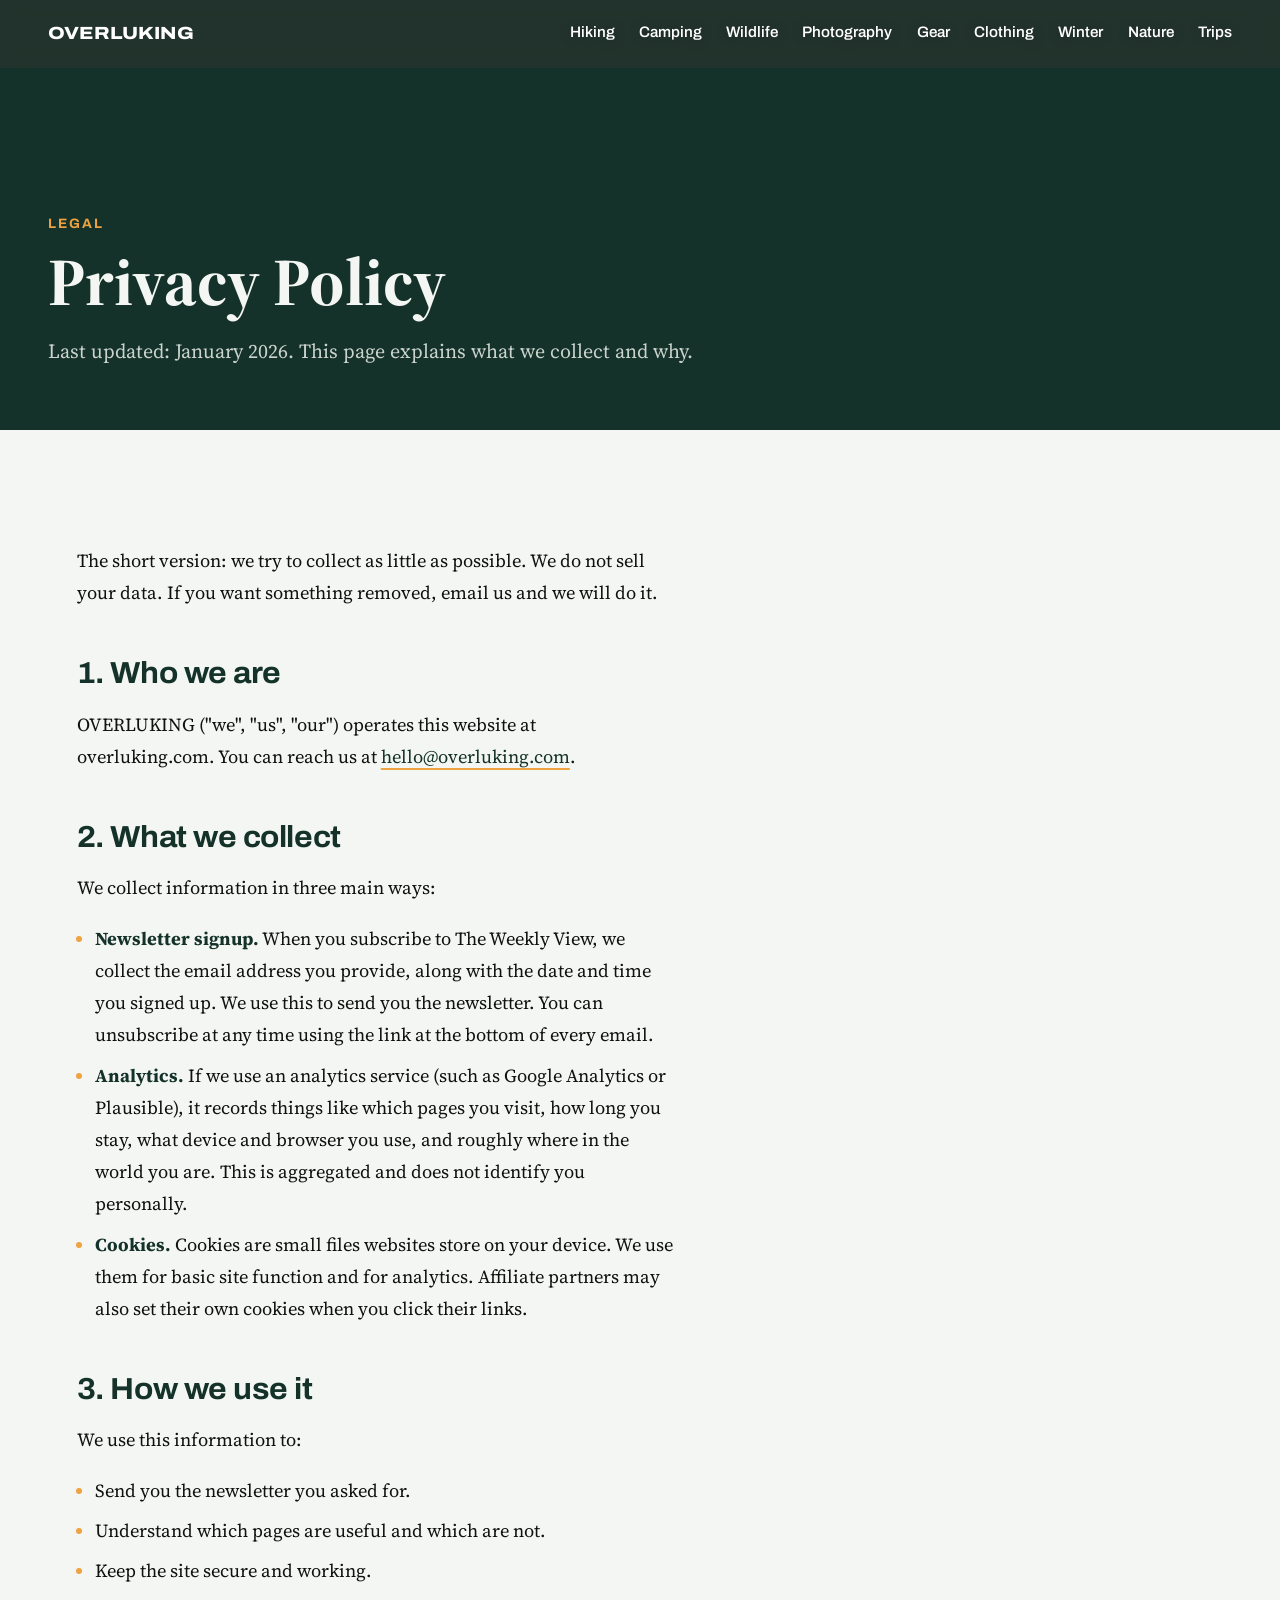
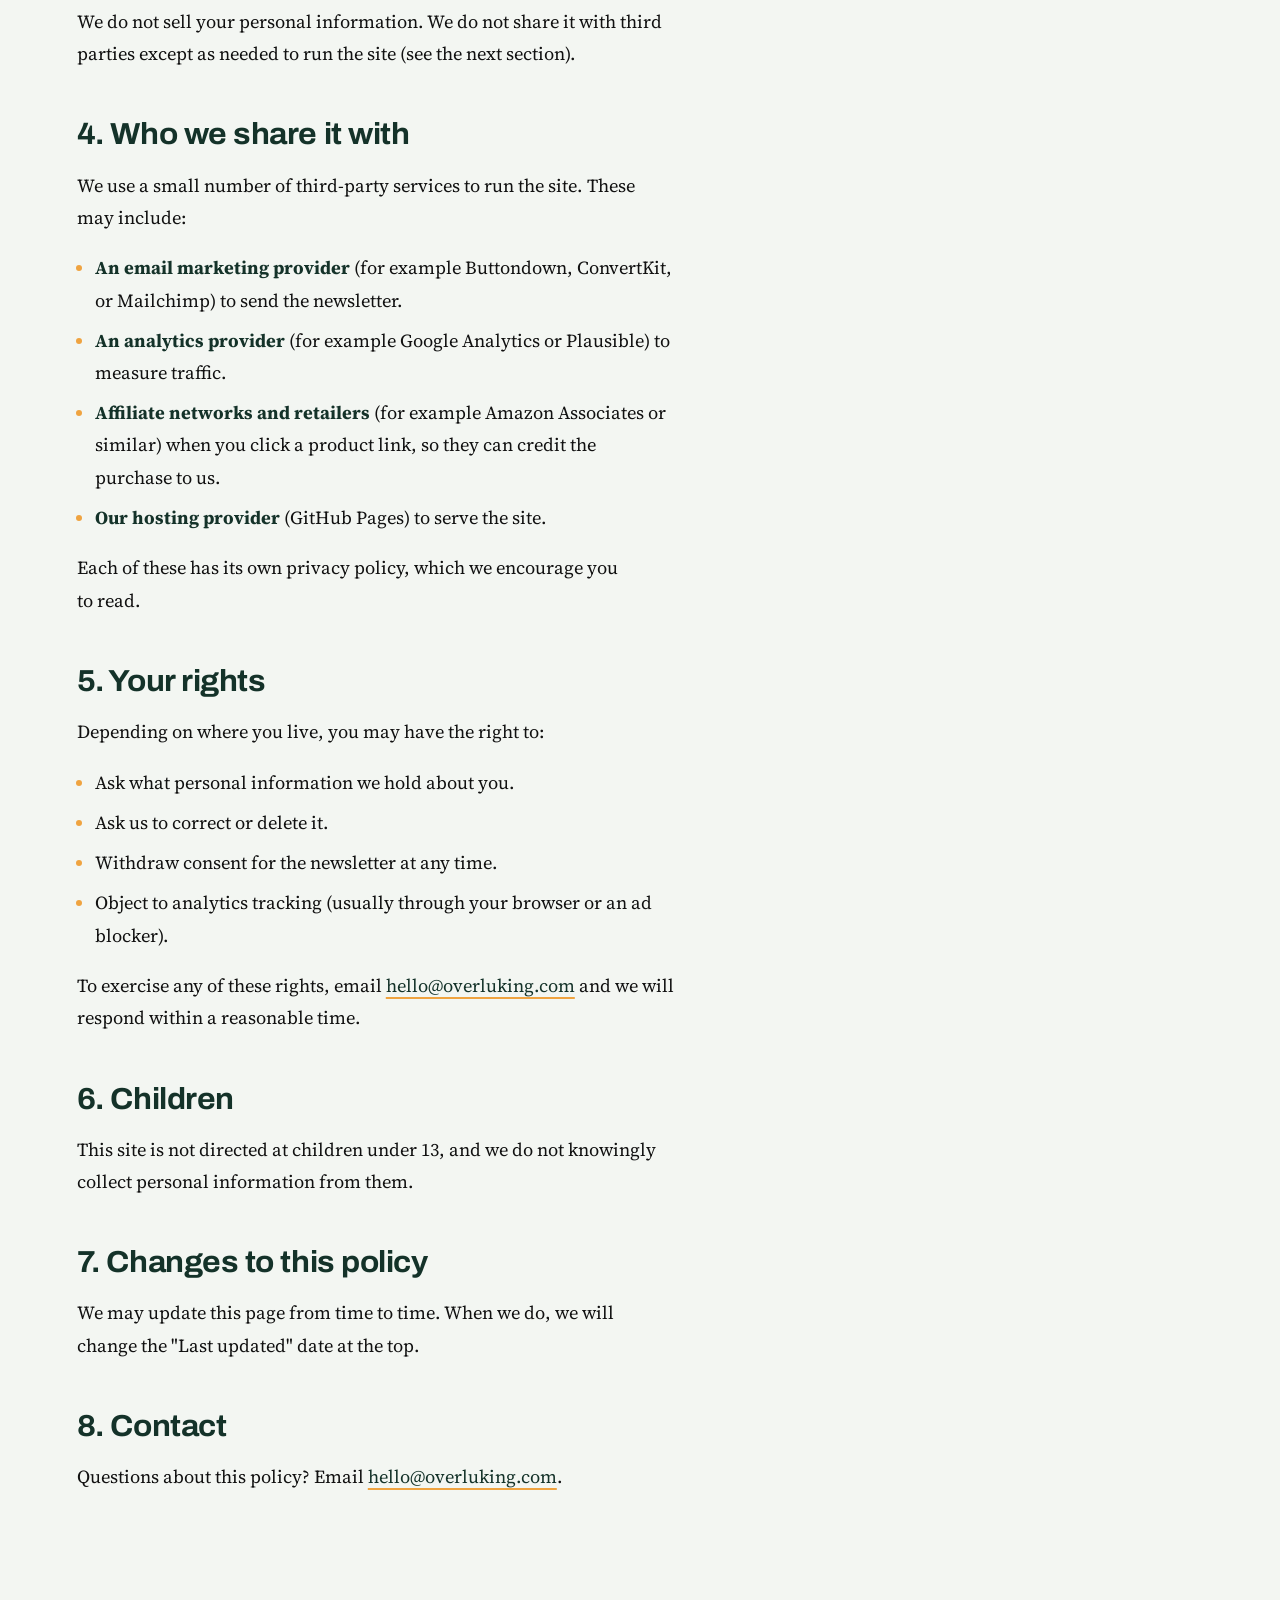
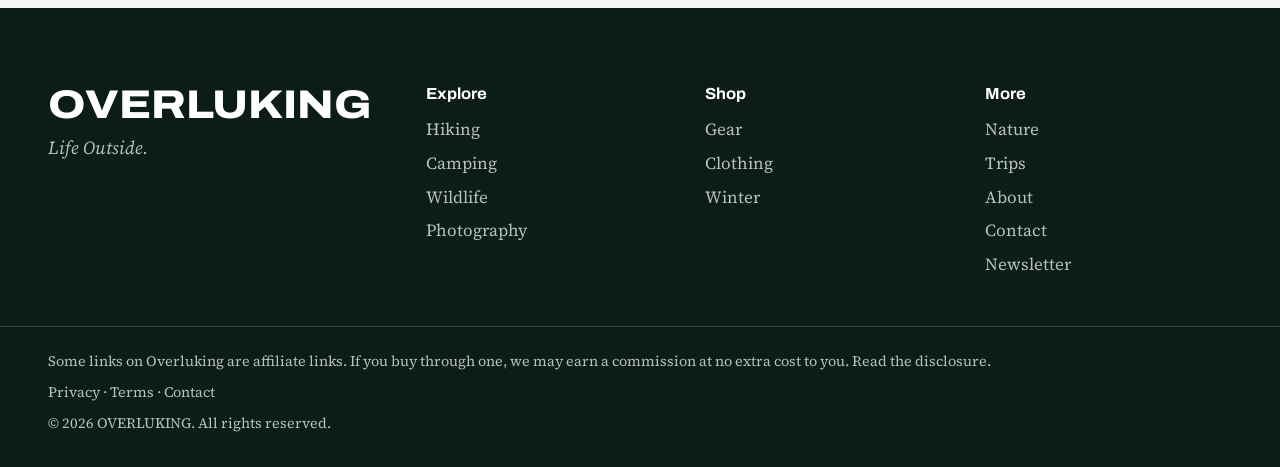
<file: privacy.html>
<!DOCTYPE html>
<html lang="en-US">
<head>
  <meta charset="utf-8">
  <meta name="viewport" content="width=device-width, initial-scale=1">
  <title>Privacy Policy | OVERLUKING</title>
  <meta name="description" content="How Overluking handles your data: what we collect, why, and how to contact us about it.">
  <meta name="theme-color" content="#143229">
  <meta name="robots" content="noindex,follow">

  <link rel="canonical" href="https://abdex-king.github.io/Overluking/privacy.html">
  <link rel="icon" href="assets/favicon.svg" type="image/svg+xml">

  <link rel="preconnect" href="https://fonts.googleapis.com">
  <link rel="preconnect" href="https://fonts.gstatic.com" crossorigin>
  <link rel="stylesheet" href="https://fonts.googleapis.com/css2?family=Archivo:wdth,wght@62..125,400..800&family=Source+Serif+4:ital,opsz,wght@0,8..60,400..600;1,8..60,400..600&display=swap">
  <link rel="stylesheet" href="css/styles.css">
  <link rel="stylesheet" href="css/interior.css">
  <script src="js/main.js" defer></script>
</head>
<body>
  <a class="skip-link" href="#main">Skip to content</a>

  <header class="site-header is-solid" id="top">
    <div class="container site-header__bar">
      <a class="brand" href="index.html" aria-label="OVERLUKING home">OVERLUKING</a>
      <button class="nav-toggle" type="button" aria-expanded="false" aria-controls="site-nav">
        <span class="nav-toggle__label">Menu</span>
        <span class="nav-toggle__bars" aria-hidden="true"></span>
      </button>
      <nav class="nav" id="site-nav" aria-label="Primary">
        <ul>
          <li><a href="index.html#hiking">Hiking</a></li>
          <li><a href="index.html#camping">Camping</a></li>
          <li><a href="index.html#wildlife">Wildlife</a></li>
          <li><a href="index.html#photography">Photography</a></li>
          <li><a href="index.html#gear">Gear</a></li>
          <li><a href="index.html#clothing">Clothing</a></li>
          <li><a href="index.html#winter">Winter</a></li>
          <li><a href="index.html#nature">Nature</a></li>
          <li><a href="index.html#trips">Trips</a></li>
        </ul>
      </nav>
    </div>
  </header>

  <main id="main">

    <section class="page-head">
      <div class="container">
        <p class="page-head__eyebrow">Legal</p>
        <h1 class="page-head__title">Privacy Policy</h1>
        <p class="page-head__lede">Last updated: January 2026. This page explains what we collect and why.</p>
      </div>
    </section>

    <section class="band">
      <div class="container prose">

        <p>The short version: we try to collect as little as possible. We do not sell your data. If you want something removed, email us and we will do it.</p>

        <h2>1. Who we are</h2>
        <p>OVERLUKING ("we", "us", "our") operates this website at overluking.com. You can reach us at <a href="mailto:hello@overluking.com">hello@overluking.com</a>.</p>

        <h2>2. What we collect</h2>
        <p>We collect information in three main ways:</p>
        <ul class="prose-list">
          <li><strong>Newsletter signup.</strong> When you subscribe to The Weekly View, we collect the email address you provide, along with the date and time you signed up. We use this to send you the newsletter. You can unsubscribe at any time using the link at the bottom of every email.</li>
          <li><strong>Analytics.</strong> If we use an analytics service (such as Google Analytics or Plausible), it records things like which pages you visit, how long you stay, what device and browser you use, and roughly where in the world you are. This is aggregated and does not identify you personally.</li>
          <li><strong>Cookies.</strong> Cookies are small files websites store on your device. We use them for basic site function and for analytics. Affiliate partners may also set their own cookies when you click their links.</li>
        </ul>

        <h2>3. How we use it</h2>
        <p>We use this information to:</p>
        <ul class="prose-list">
          <li>Send you the newsletter you asked for.</li>
          <li>Understand which pages are useful and which are not.</li>
          <li>Keep the site secure and working.</li>
        </ul>
        <p>We do not sell your personal information. We do not share it with third parties except as needed to run the site (see the next section).</p>

        <h2>4. Who we share it with</h2>
        <p>We use a small number of third-party services to run the site. These may include:</p>
        <ul class="prose-list">
          <li><strong>An email marketing provider</strong> (for example Buttondown, ConvertKit, or Mailchimp) to send the newsletter.</li>
          <li><strong>An analytics provider</strong> (for example Google Analytics or Plausible) to measure traffic.</li>
          <li><strong>Affiliate networks and retailers</strong> (for example Amazon Associates or similar) when you click a product link, so they can credit the purchase to us.</li>
          <li><strong>Our hosting provider</strong> (GitHub Pages) to serve the site.</li>
        </ul>
        <p>Each of these has its own privacy policy, which we encourage you to read.</p>

        <h2>5. Your rights</h2>
        <p>Depending on where you live, you may have the right to:</p>
        <ul class="prose-list">
          <li>Ask what personal information we hold about you.</li>
          <li>Ask us to correct or delete it.</li>
          <li>Withdraw consent for the newsletter at any time.</li>
          <li>Object to analytics tracking (usually through your browser or an ad blocker).</li>
        </ul>
        <p>To exercise any of these rights, email <a href="mailto:hello@overluking.com">hello@overluking.com</a> and we will respond within a reasonable time.</p>

        <h2>6. Children</h2>
        <p>This site is not directed at children under 13, and we do not knowingly collect personal information from them.</p>

        <h2>7. Changes to this policy</h2>
        <p>We may update this page from time to time. When we do, we will change the "Last updated" date at the top.</p>

        <h2>8. Contact</h2>
        <p>Questions about this policy? Email <a href="mailto:hello@overluking.com">hello@overluking.com</a>.</p>

      </div>
    </section>

  </main>

  <footer class="site-footer">
    <div class="container site-footer__grid">
      <div class="site-footer__brand">
        <p class="site-footer__mark">OVERLUKING</p>
        <p class="site-footer__tag">Life Outside.</p>
      </div>
      <nav aria-label="Explore">
        <h2 class="site-footer__title">Explore</h2>
        <ul>
          <li><a href="index.html#hiking">Hiking</a></li>
          <li><a href="index.html#camping">Camping</a></li>
          <li><a href="index.html#wildlife">Wildlife</a></li>
          <li><a href="index.html#photography">Photography</a></li>
        </ul>
      </nav>
      <nav aria-label="Shop">
        <h2 class="site-footer__title">Shop</h2>
        <ul>
          <li><a href="index.html#gear">Gear</a></li>
          <li><a href="index.html#clothing">Clothing</a></li>
          <li><a href="index.html#winter">Winter</a></li>
        </ul>
      </nav>
      <nav aria-label="More">
        <h2 class="site-footer__title">More</h2>
        <ul>
          <li><a href="index.html#nature">Nature</a></li>
          <li><a href="index.html#trips">Trips</a></li>
          <li><a href="about.html">About</a></li>
          <li><a href="contact.html">Contact</a></li>
          <li><a href="index.html#weekly-view">Newsletter</a></li>
        </ul>
      </nav>
    </div>
    <div class="container site-footer__legal">
      <p>Some links on Overluking are affiliate links. If you buy through one, we may earn a commission at no extra cost to you. <a href="affiliate-disclosure.html">Read the disclosure</a>.</p>
      <p><a href="privacy.html">Privacy</a> &middot; <a href="terms.html">Terms</a> &middot; <a href="contact.html">Contact</a></p>
      <p>&copy; <span id="year">2026</span> OVERLUKING. All rights reserved.</p>
    </div>
  </footer>

  <div class="toast" id="toast" role="status" aria-live="polite" hidden></div>
</body>
</html>
</file>
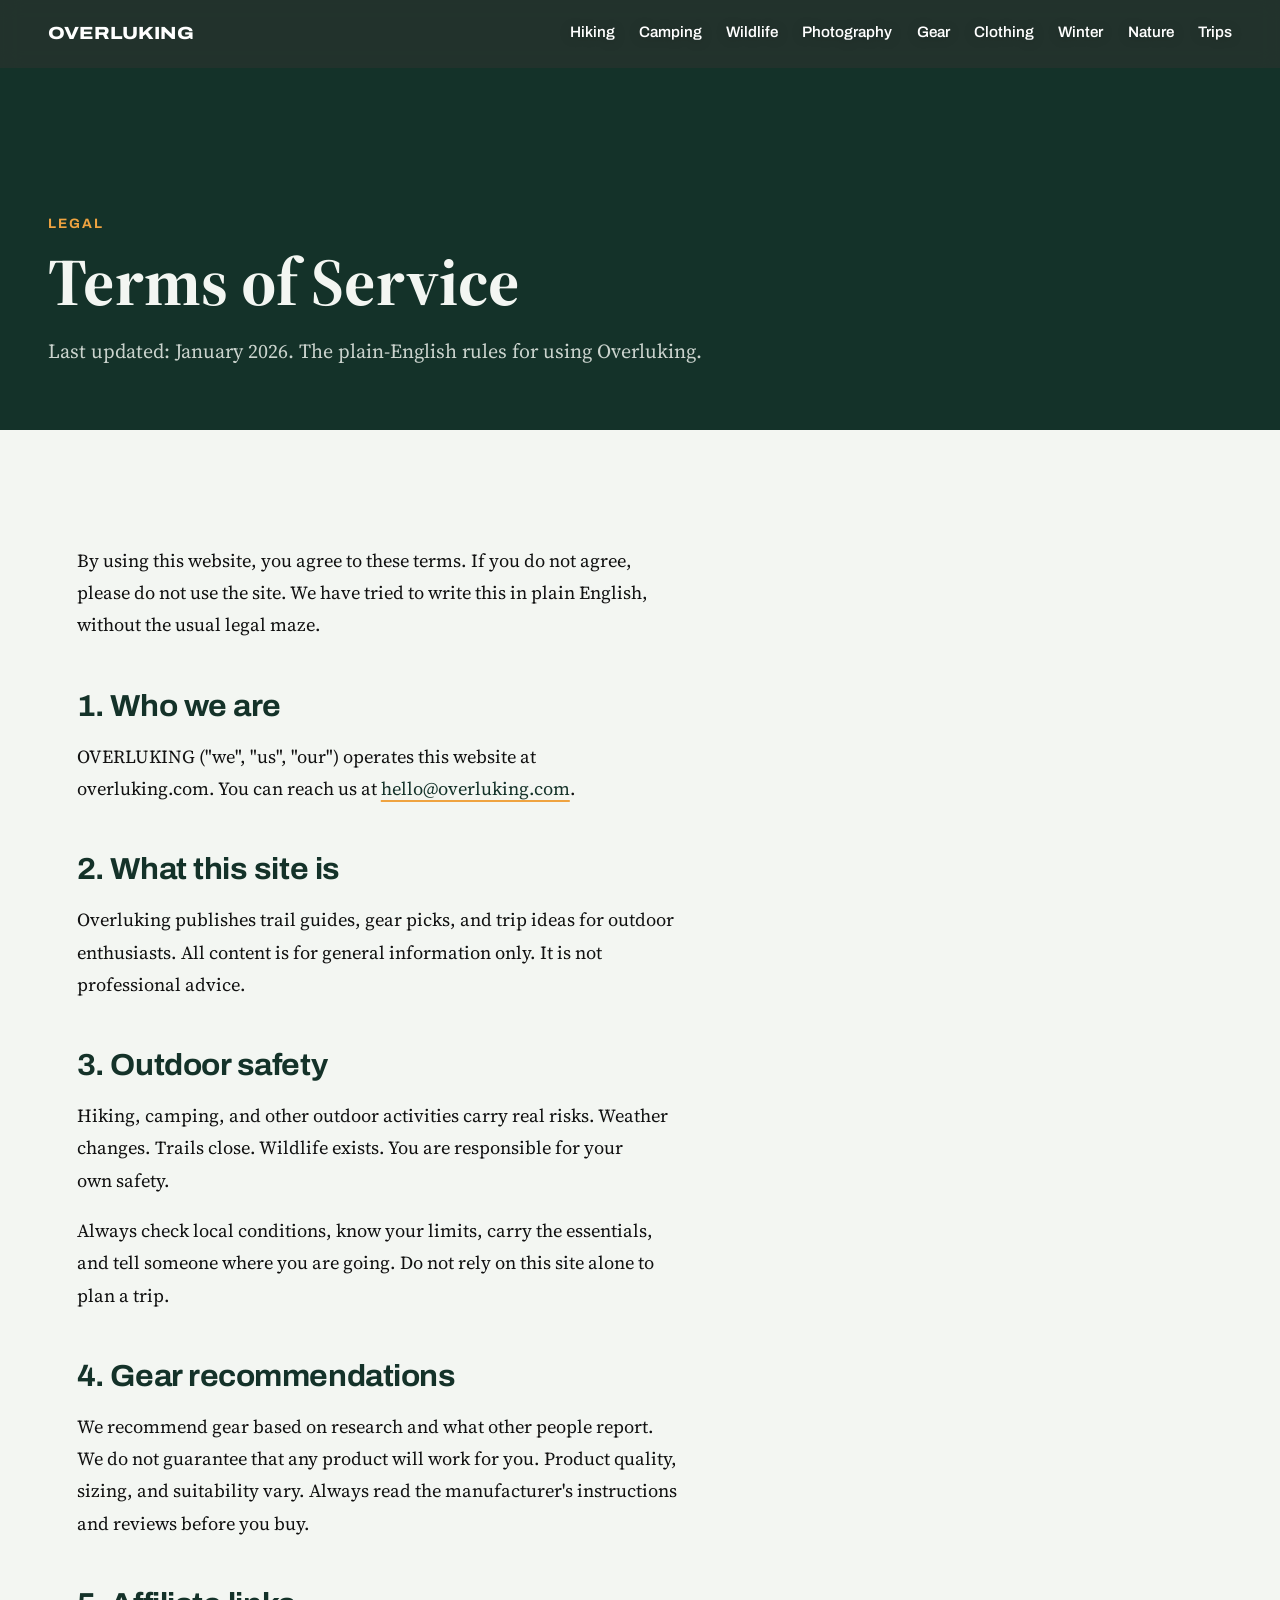
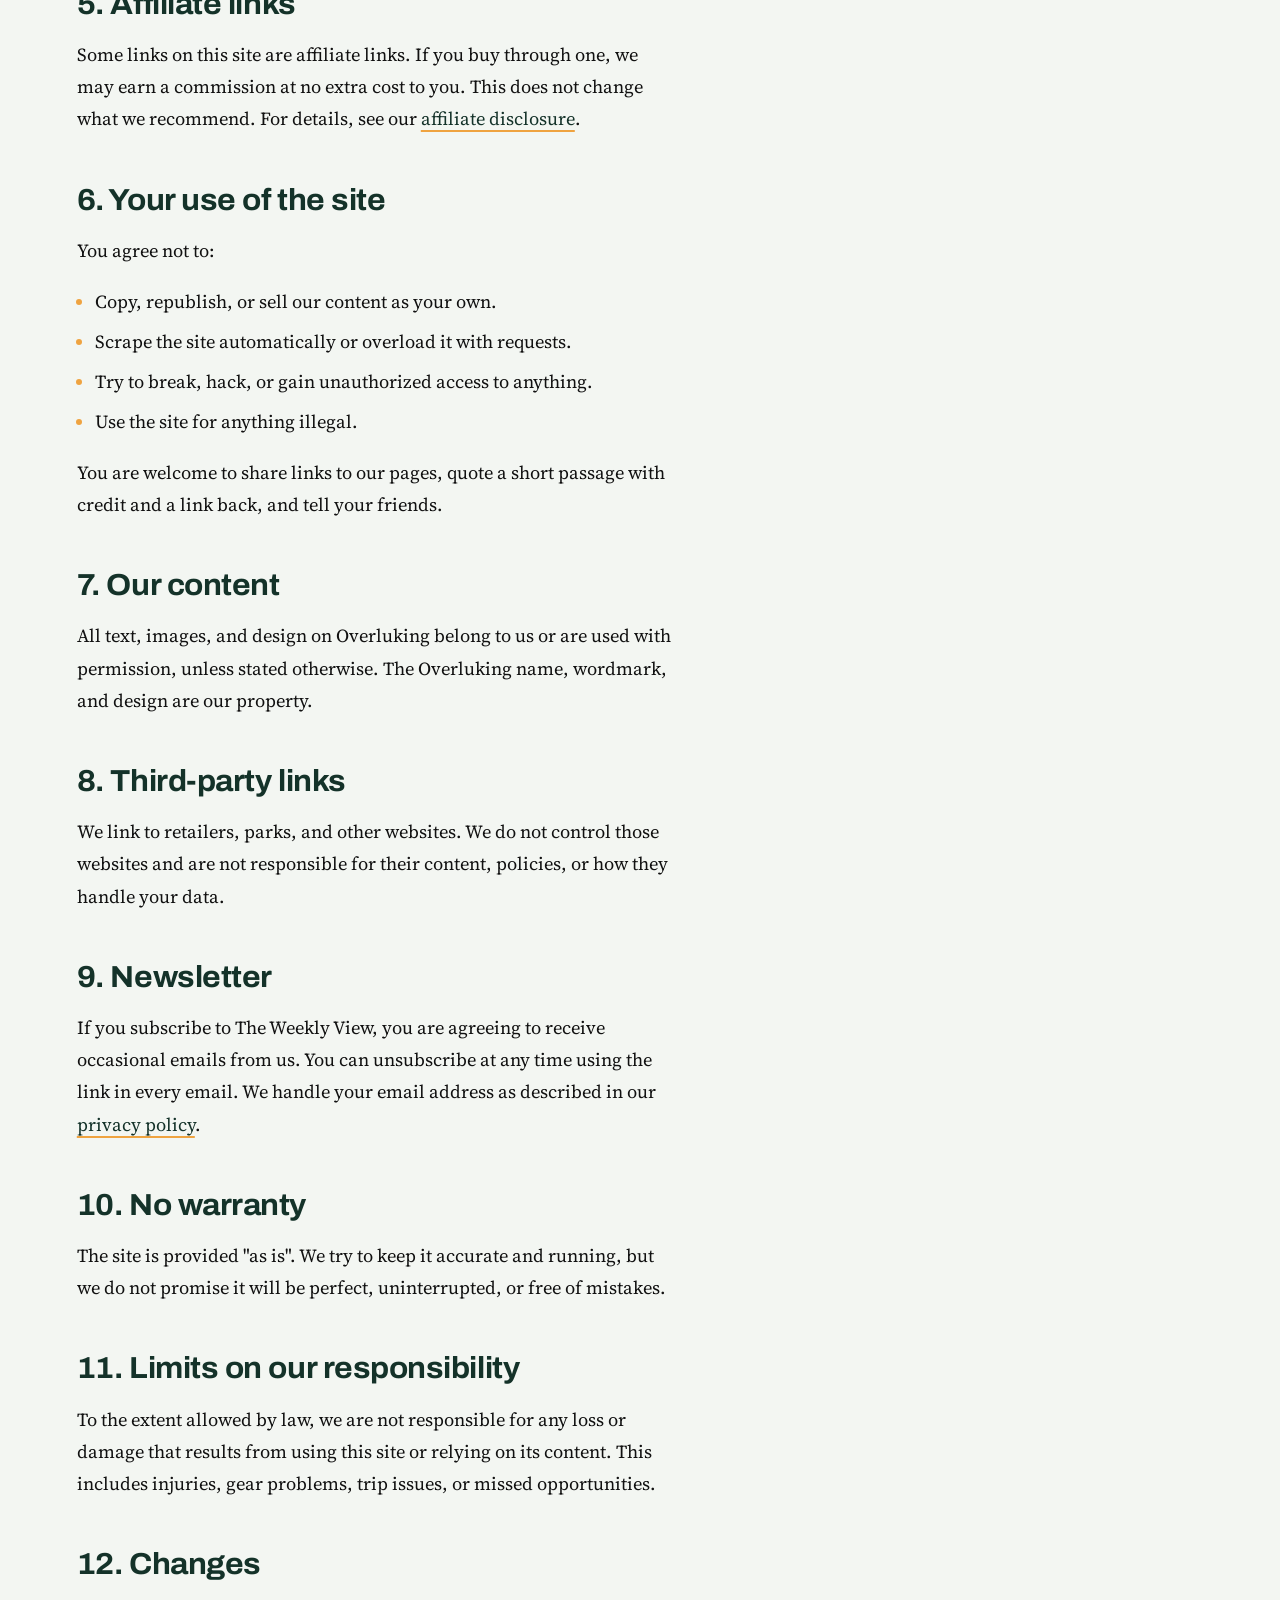
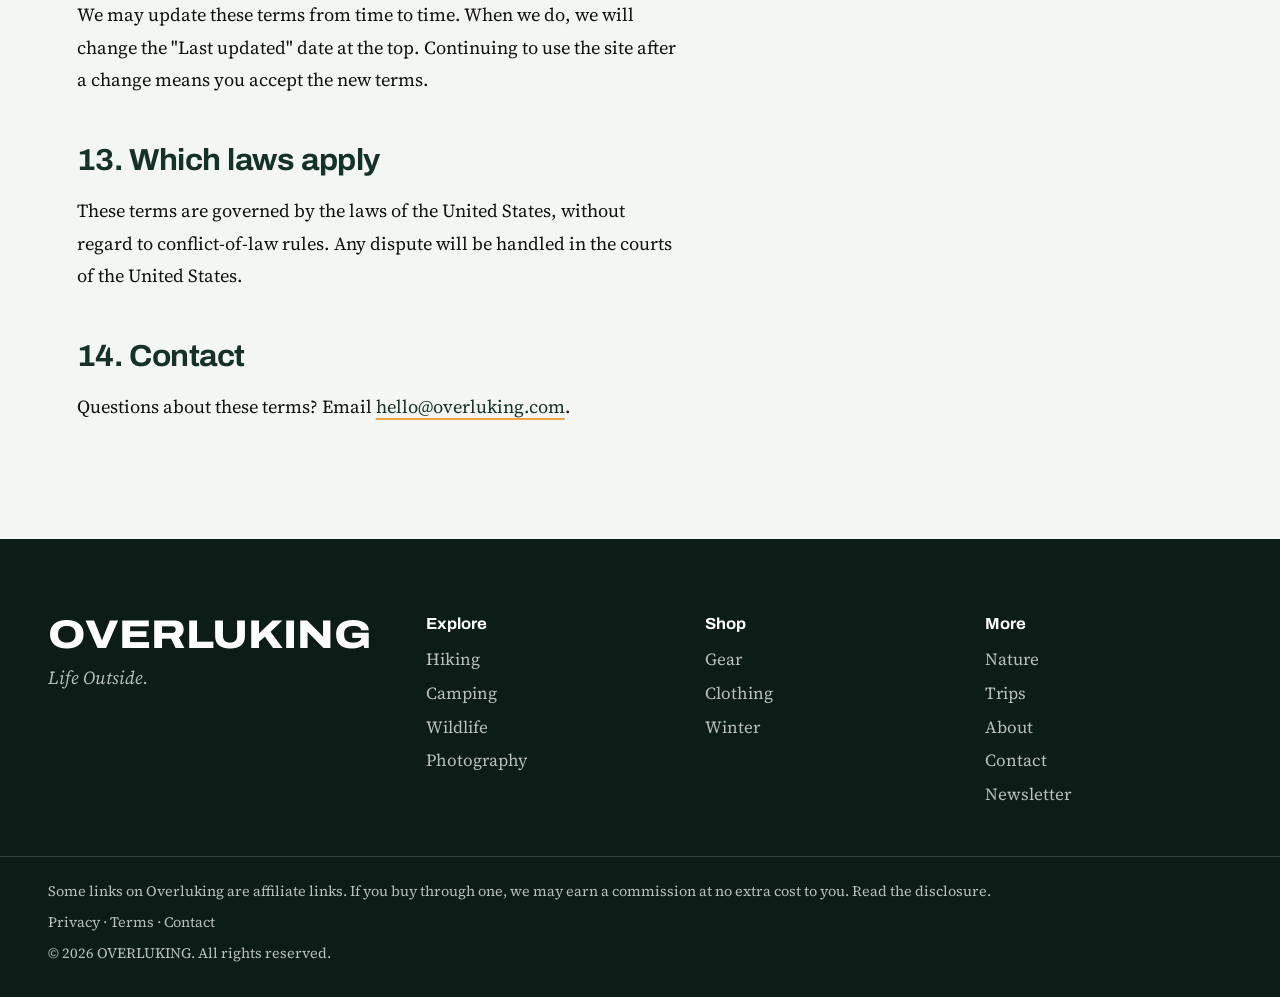
<file: terms.html>
<!DOCTYPE html>
<html lang="en-US">
<head>
  <meta charset="utf-8">
  <meta name="viewport" content="width=device-width, initial-scale=1">
  <title>Terms of Service | OVERLUKING</title>
  <meta name="description" content="The rules for using Overluking. Plain English, no fine print games.">
  <meta name="theme-color" content="#143229">
  <meta name="robots" content="noindex,follow">

  <link rel="canonical" href="https://abdex-king.github.io/Overluking/terms.html">
  <link rel="icon" href="assets/favicon.svg" type="image/svg+xml">

  <link rel="preconnect" href="https://fonts.googleapis.com">
  <link rel="preconnect" href="https://fonts.gstatic.com" crossorigin>
  <link rel="stylesheet" href="https://fonts.googleapis.com/css2?family=Archivo:wdth,wght@62..125,400..800&family=Source+Serif+4:ital,opsz,wght@0,8..60,400..600;1,8..60,400..600&display=swap">
  <link rel="stylesheet" href="css/styles.css">
  <link rel="stylesheet" href="css/interior.css">
  <script src="js/main.js" defer></script>
</head>
<body>
  <a class="skip-link" href="#main">Skip to content</a>

  <header class="site-header is-solid" id="top">
    <div class="container site-header__bar">
      <a class="brand" href="index.html" aria-label="OVERLUKING home">OVERLUKING</a>
      <button class="nav-toggle" type="button" aria-expanded="false" aria-controls="site-nav">
        <span class="nav-toggle__label">Menu</span>
        <span class="nav-toggle__bars" aria-hidden="true"></span>
      </button>
      <nav class="nav" id="site-nav" aria-label="Primary">
        <ul>
          <li><a href="index.html#hiking">Hiking</a></li>
          <li><a href="index.html#camping">Camping</a></li>
          <li><a href="index.html#wildlife">Wildlife</a></li>
          <li><a href="index.html#photography">Photography</a></li>
          <li><a href="index.html#gear">Gear</a></li>
          <li><a href="index.html#clothing">Clothing</a></li>
          <li><a href="index.html#winter">Winter</a></li>
          <li><a href="index.html#nature">Nature</a></li>
          <li><a href="index.html#trips">Trips</a></li>
        </ul>
      </nav>
    </div>
  </header>

  <main id="main">

    <section class="page-head">
      <div class="container">
        <p class="page-head__eyebrow">Legal</p>
        <h1 class="page-head__title">Terms of Service</h1>
        <p class="page-head__lede">Last updated: January 2026. The plain-English rules for using Overluking.</p>
      </div>
    </section>

    <section class="band">
      <div class="container prose">

        <p>By using this website, you agree to these terms. If you do not agree, please do not use the site. We have tried to write this in plain English, without the usual legal maze.</p>

        <h2>1. Who we are</h2>
        <p>OVERLUKING ("we", "us", "our") operates this website at overluking.com. You can reach us at <a href="mailto:hello@overluking.com">hello@overluking.com</a>.</p>

        <h2>2. What this site is</h2>
        <p>Overluking publishes trail guides, gear picks, and trip ideas for outdoor enthusiasts. All content is for general information only. It is not professional advice.</p>

        <h2>3. Outdoor safety</h2>
        <p>Hiking, camping, and other outdoor activities carry real risks. Weather changes. Trails close. Wildlife exists. You are responsible for your own safety.</p>
        <p>Always check local conditions, know your limits, carry the essentials, and tell someone where you are going. Do not rely on this site alone to plan a trip.</p>

        <h2>4. Gear recommendations</h2>
        <p>We recommend gear based on research and what other people report. We do not guarantee that any product will work for you. Product quality, sizing, and suitability vary. Always read the manufacturer's instructions and reviews before you buy.</p>

        <h2>5. Affiliate links</h2>
        <p>Some links on this site are affiliate links. If you buy through one, we may earn a commission at no extra cost to you. This does not change what we recommend. For details, see our <a href="affiliate-disclosure.html">affiliate disclosure</a>.</p>

        <h2>6. Your use of the site</h2>
        <p>You agree not to:</p>
        <ul class="prose-list">
          <li>Copy, republish, or sell our content as your own.</li>
          <li>Scrape the site automatically or overload it with requests.</li>
          <li>Try to break, hack, or gain unauthorized access to anything.</li>
          <li>Use the site for anything illegal.</li>
        </ul>
        <p>You are welcome to share links to our pages, quote a short passage with credit and a link back, and tell your friends.</p>

        <h2>7. Our content</h2>
        <p>All text, images, and design on Overluking belong to us or are used with permission, unless stated otherwise. The Overluking name, wordmark, and design are our property.</p>

        <h2>8. Third-party links</h2>
        <p>We link to retailers, parks, and other websites. We do not control those websites and are not responsible for their content, policies, or how they handle your data.</p>

        <h2>9. Newsletter</h2>
        <p>If you subscribe to The Weekly View, you are agreeing to receive occasional emails from us. You can unsubscribe at any time using the link in every email. We handle your email address as described in our <a href="privacy.html">privacy policy</a>.</p>

        <h2>10. No warranty</h2>
        <p>The site is provided "as is". We try to keep it accurate and running, but we do not promise it will be perfect, uninterrupted, or free of mistakes.</p>

        <h2>11. Limits on our responsibility</h2>
        <p>To the extent allowed by law, we are not responsible for any loss or damage that results from using this site or relying on its content. This includes injuries, gear problems, trip issues, or missed opportunities.</p>

        <h2>12. Changes</h2>
        <p>We may update these terms from time to time. When we do, we will change the "Last updated" date at the top. Continuing to use the site after a change means you accept the new terms.</p>

        <h2>13. Which laws apply</h2>
        <p>These terms are governed by the laws of the United States, without regard to conflict-of-law rules. Any dispute will be handled in the courts of the United States.</p>

        <h2>14. Contact</h2>
        <p>Questions about these terms? Email <a href="mailto:hello@overluking.com">hello@overluking.com</a>.</p>

      </div>
    </section>

  </main>

  <footer class="site-footer">
    <div class="container site-footer__grid">
      <div class="site-footer__brand">
        <p class="site-footer__mark">OVERLUKING</p>
        <p class="site-footer__tag">Life Outside.</p>
      </div>
      <nav aria-label="Explore">
        <h2 class="site-footer__title">Explore</h2>
        <ul>
          <li><a href="index.html#hiking">Hiking</a></li>
          <li><a href="index.html#camping">Camping</a></li>
          <li><a href="index.html#wildlife">Wildlife</a></li>
          <li><a href="index.html#photography">Photography</a></li>
        </ul>
      </nav>
      <nav aria-label="Shop">
        <h2 class="site-footer__title">Shop</h2>
        <ul>
          <li><a href="index.html#gear">Gear</a></li>
          <li><a href="index.html#clothing">Clothing</a></li>
          <li><a href="index.html#winter">Winter</a></li>
        </ul>
      </nav>
      <nav aria-label="More">
        <h2 class="site-footer__title">More</h2>
        <ul>
          <li><a href="index.html#nature">Nature</a></li>
          <li><a href="index.html#trips">Trips</a></li>
          <li><a href="about.html">About</a></li>
          <li><a href="contact.html">Contact</a></li>
          <li><a href="index.html#weekly-view">Newsletter</a></li>
        </ul>
      </nav>
    </div>
    <div class="container site-footer__legal">
      <p>Some links on Overluking are affiliate links. If you buy through one, we may earn a commission at no extra cost to you. <a href="affiliate-disclosure.html">Read the disclosure</a>.</p>
      <p><a href="privacy.html">Privacy</a> &middot; <a href="terms.html">Terms</a> &middot; <a href="contact.html">Contact</a></p>
      <p>&copy; <span id="year">2026</span> OVERLUKING. All rights reserved.</p>
    </div>
  </footer>

  <div class="toast" id="toast" role="status" aria-live="polite" hidden></div>
</body>
</html>
</file>
<file: css/styles.css>
/* ==========================================================================
   OVERLUKING core styles
   1. Tokens   2. Base   3. Layout helpers   4. Buttons and links
   5. Header   6. Hero   7. Sections   8. Footer   9. Motion and print
   ========================================================================== */

/* 1. Tokens ---------------------------------------------------------------- */
:root {
  /* Color: named for the landscape */
  --spruce:   #143229;  /* deep forest green: text, dark sections */
  --night:    #0C1D17;  /* darkest green: header, footer */
  --snow:     #F3F6F2;  /* cool off-white page background */
  --lichen:   #E2EAE4;  /* pale green-gray alternate background */
  --line:     #C7D3CB;  /* hairlines on light backgrounds */
  --granite:  #465651;  /* muted text on light backgrounds */
  --glow:     #EFA340;  /* alpenglow amber: the one warm accent */
  --glow-hi:  #F7BC66;
  --glacier:  #6E9FA3;

  /* Type: a wide, sturdy sans for headlines and interface, a text serif for reading */
  --font-display: "Archivo", "Helvetica Neue", Arial, sans-serif;
  --font-text:    "Source Serif 4", Georgia, "Times New Roman", serif;

  /* Layout */
  --wrap: 1280px;
  --gutter: clamp(1.25rem, 4vw, 3rem);
  --band: clamp(4rem, 9vw, 7.5rem);
  --radius: 4px;
  --header-h: 4.25rem;
}

/* 2. Base ------------------------------------------------------------------ */
*, *::before, *::after { box-sizing: border-box; }

html {
  scroll-behavior: smooth;
  scroll-padding-top: calc(var(--header-h) + 1rem);
  -webkit-text-size-adjust: 100%;
}

body {
  margin: 0;
  font-family: var(--font-text);
  font-size: 1.0625rem;
  line-height: 1.65;
  color: var(--spruce);
  background: var(--snow);
  -webkit-font-smoothing: antialiased;
  text-rendering: optimizeLegibility;
}

body.nav-open { overflow: hidden; }

img, svg { display: block; max-width: 100%; }
img { height: auto; }
a { color: inherit; }
h1, h2, h3, p, ul, ol, figure { margin: 0; }
ul, ol { padding: 0; list-style: none; }
button, input { font: inherit; color: inherit; }

h2, h3 {
  font-family: var(--font-display);
  font-weight: 700;
  font-stretch: 104%;
  line-height: 1.08;
  letter-spacing: -0.015em;
  text-wrap: balance;
}
h2 { font-size: clamp(2rem, 1.1rem + 3vw, 3.5rem); }
h3 { font-size: 1.25rem; line-height: 1.2; }

p { text-wrap: pretty; }

:focus-visible {
  outline: 3px solid var(--glow);
  outline-offset: 3px;
  border-radius: 2px;
}

.visually-hidden {
  position: absolute !important;
  width: 1px; height: 1px;
  margin: -1px; padding: 0; border: 0;
  overflow: hidden;
  clip: rect(0 0 0 0);
  white-space: nowrap;
}

.skip-link {
  position: fixed;
  left: 1rem; top: -4rem;
  z-index: 100;
  padding: .7rem 1rem;
  background: var(--glow);
  color: var(--night);
  font-family: var(--font-display);
  font-weight: 600;
  text-decoration: none;
  transition: top .2s;
}
.skip-link:focus { top: 1rem; }

/* 3. Layout helpers -------------------------------------------------------- */
.container {
  width: 100%;
  max-width: calc(var(--wrap) + var(--gutter) * 2);
  margin-inline: auto;
  padding-inline: var(--gutter);
}

.band { padding-block: var(--band); }
.band--lichen { background: var(--lichen); }
.band--dark { background: var(--spruce); color: var(--snow); }

.lede {
  font-size: clamp(1.1rem, 1rem + .5vw, 1.3rem);
  line-height: 1.55;
}

.section-head {
  display: grid;
  gap: 1rem 4rem;
  margin-bottom: clamp(2rem, 4.5vw, 3.5rem);
}
.section-head__aside { display: grid; gap: .9rem; justify-items: start; color: var(--granite); }
.section-head__aside p { max-width: 34rem; }

/* 4. Buttons and links ----------------------------------------------------- */
.btn {
  display: inline-flex;
  align-items: center;
  justify-content: center;
  min-height: 2.9rem;
  padding: .65rem 1.4rem;
  border: 2px solid transparent;
  border-radius: 3px;
  font-family: var(--font-display);
  font-size: .98rem;
  font-weight: 650;
  line-height: 1.1;
  text-align: center;
  text-decoration: none;
  transition: background-color .2s, color .2s, border-color .2s;
}
.btn--small { min-height: 2.4rem; padding: .4rem 1rem; font-size: .9rem; white-space: nowrap; }
.btn--glow  { background: var(--glow); color: var(--night); }
.btn--glow:hover { background: var(--glow-hi); }
.btn--ghost { border-color: rgba(255,255,255,.65); color: #fff; }
.btn--ghost:hover { background: rgba(255,255,255,.14); border-color: #fff; }
.btn--solid { background: var(--spruce); color: var(--snow); }
.btn--solid:hover { background: #1F4A3B; }

.text-link {
  font-family: var(--font-display);
  font-weight: 650;
  color: inherit;
  text-decoration: underline;
  text-decoration-color: var(--glow);
  text-decoration-thickness: 3px;
  text-underline-offset: .3em;
}
.text-link:hover { text-decoration-color: currentColor; }

/* 5. Header ---------------------------------------------------------------- */
.site-header {
  position: fixed;
  inset: 0 0 auto 0;
  z-index: 50;
}
.site-header::before {
  content: "";
  position: absolute;
  inset: 0;
  background: rgba(12, 29, 23, .9);
  -webkit-backdrop-filter: blur(10px);
  backdrop-filter: blur(10px);
  opacity: 0;
  transition: opacity .3s;
}
.site-header.is-solid::before,
body.nav-open .site-header::before { opacity: 1; }

.site-header__bar {
  position: relative;
  display: flex;
  align-items: center;
  justify-content: space-between;
  gap: 2rem;
  height: var(--header-h);
}

.brand {
  position: relative;
  z-index: 2;
  color: #fff;
  font-family: var(--font-display);
  font-size: 1.1rem;
  font-weight: 800;
  font-stretch: 118%;
  letter-spacing: .01em;
  text-decoration: none;
}

.nav ul { display: flex; gap: clamp(1rem, 1.9vw, 1.75rem); }
.nav a {
  display: inline-block;
  padding: .4rem 0;
  border-bottom: 2px solid transparent;
  color: #fff;
  font-family: var(--font-display);
  font-size: .95rem;
  font-weight: 550;
  text-decoration: none;
  text-shadow: 0 1px 12px rgba(0,0,0,.25);
  transition: border-color .2s;
}
.nav a:hover { border-color: var(--glow); }
.nav a[aria-current="location"] { border-color: var(--glow); }

.nav-toggle {
  position: relative;
  z-index: 2;
  display: none;
  align-items: center;
  gap: .7rem;
  padding: .5rem 0;
  border: 0;
  background: none;
  color: #fff;
  font-family: var(--font-display);
  font-size: .95rem;
  font-weight: 600;
  cursor: pointer;
}
.nav-toggle__bars,
.nav-toggle__bars::before {
  display: block;
  width: 1.5rem;
  height: 2px;
  background: currentColor;
  transition: transform .25s;
}
.nav-toggle__bars { position: relative; top: -3px; }
.nav-toggle__bars::before { content: ""; position: absolute; top: 7px; left: 0; }
body.nav-open .nav-toggle__bars { transform: translateY(3.5px) rotate(45deg); }
body.nav-open .nav-toggle__bars::before { top: 0; transform: rotate(-90deg); }

@media (max-width: 1023px) {
  .nav-toggle { display: inline-flex; }
  .nav {
    position: fixed;
    inset: 0;
    z-index: 1;
    display: flex;
    flex-direction: column;
    justify-content: center;
    padding: 5.5rem var(--gutter) 2rem;
    background: var(--night);
    opacity: 0;
    visibility: hidden;
    transition: opacity .25s, visibility .25s;
  }
  body.nav-open .nav { opacity: 1; visibility: visible; }
  .nav ul { flex-direction: column; gap: 0; }
  .nav a {
    padding: .55rem 0;
    border-bottom: 0;
    font-size: clamp(1.7rem, 7vw, 2.4rem);
    font-weight: 700;
    font-stretch: 108%;
    text-shadow: none;
  }
  .nav a:hover, .nav a[aria-current="location"] { color: var(--glow); }
}

/* 6. Hero ------------------------------------------------------------------ */
.hero {
  --sky-top: #3D5A7A; --sky-mid: #E3A57C; --sky-low: #F6D7A3;
  --sun: #FFE7B0;     --mist: #FFDDB8;
  --r1: #B98B92; --r2: #9C7A88; --r3: #7A6A80; --r4: #5A5A73; --r5: #3F4A63;
  --fg2: #263247; --fg: #15211F;

  position: relative;
  isolation: isolate;
  min-height: clamp(660px, 100svh, 940px);
  overflow: hidden;
  color: #fff;
  background: var(--sky-top);
}
.hero[data-light="day"] {
  --sky-top: #2F6C9B; --sky-mid: #8FC3DC; --sky-low: #E2F0EE;
  --sun: #FFFFFF;     --mist: #FFFFFF;
  --r1: #B4CED6; --r2: #94B6C2; --r3: #6F9AA9; --r4: #4F7F8D; --r5: #356470;
  --fg2: #244A4E; --fg: #10251F;
}
.hero[data-light="dusk"] {
  --sky-top: #1B2A4A; --sky-mid: #6A4C7E; --sky-low: #E58D6B;
  --sun: #FFB37A;     --mist: #F2A07E;
  --r1: #8A5F86; --r2: #6C4E7C; --r3: #52436F; --r4: #3A3862; --r5: #282B4E;
  --fg2: #1B2140; --fg: #0C1120;
}

.hero__art {
  position: absolute;
  inset: 0;
  z-index: -2;
  width: 100%;
  height: 100%;
}
.hero__art .s-top   { stop-color: var(--sky-top); }
.hero__art .s-mid   { stop-color: var(--sky-mid); }
.hero__art .s-low   { stop-color: var(--sky-low); }
.hero__art .sun-a   { stop-color: var(--sun); }
.hero__art .mist-c  { stop-color: var(--mist); }
.hero__art .sun-disk { fill: var(--sun); }
.hero__art .ridge.r1 { fill: var(--r1); }
.hero__art .ridge.r2 { fill: var(--r2); }
.hero__art .ridge.r3 { fill: var(--r3); }
.hero__art .ridge.r4 { fill: var(--r4); }
.hero__art .ridge.r5 { fill: var(--r5); }
.hero__art .fg2 { fill: var(--fg2); }
.hero__art .fg  { fill: var(--fg); }
.hero__art stop,
.hero__art path,
.hero__art circle { transition: none; }

.hero::after {
  content: "";
  position: absolute;
  inset: 0;
  z-index: -1;
  pointer-events: none;
  background:
    linear-gradient(180deg, rgba(6,16,20,.5) 0%, rgba(6,16,20,.24) 40%, rgba(6,16,20,0) 66%),
    linear-gradient(0deg, rgba(6,14,12,.4) 0%, rgba(6,14,12,0) 22%);
}

.hero__inner {
  padding-top: clamp(6.25rem, 15vh, 8.5rem);
  padding-bottom: 6rem;
}

.hero__wordmark {
  font-family: var(--font-display);
  font-size: clamp(2.4rem, 10.4vw, 10.5rem);
  font-weight: 800;
  font-stretch: 112%;
  line-height: .9;
  letter-spacing: -.02em;
  white-space: nowrap;
  text-shadow: 0 2px 30px rgba(6,16,20,.25);
}
.hero__tagline {
  margin-top: .3em;
  font-family: var(--font-text);
  font-size: clamp(1.6rem, 3.4vw, 2.7rem);
  font-style: italic;
  font-weight: 500;
  line-height: 1.1;
}
.hero__deck {
  max-width: 33rem;
  margin-block: 1.1rem 1.6rem;
  font-size: clamp(1.05rem, 1rem + .3vw, 1.2rem);
  line-height: 1.5;
  text-shadow: 0 1px 14px rgba(6,16,20,.5);
}
.hero__cta { display: flex; flex-wrap: wrap; gap: .75rem; }

.light-switch {
  position: absolute;
  right: var(--gutter);
  bottom: 1.4rem;
  display: flex;
  align-items: center;
  gap: .25rem;
  padding: .3rem;
  border-radius: 3px;
  background: rgba(6,14,12,.5);
  -webkit-backdrop-filter: blur(8px);
  backdrop-filter: blur(8px);
  font-family: var(--font-display);
  font-size: .85rem;
}
.light-switch__label { padding: 0 .6rem 0 .5rem; color: rgba(255,255,255,.75); }
.light-switch button {
  padding: .4rem .8rem;
  border: 0;
  border-radius: 2px;
  background: none;
  font-weight: 600;
  cursor: pointer;
  transition: background-color .2s, color .2s;
}
.light-switch button:hover { background: rgba(255,255,255,.15); }
.light-switch button[aria-pressed="true"] { background: var(--glow); color: var(--night); }

/* 7. Sections -------------------------------------------------------------- */

/* Manifesto */
.manifesto { padding-bottom: 0; }
.manifesto__grid { display: grid; gap: 2rem 5rem; }
.manifesto__statement {
  font-family: var(--font-text);
  font-size: clamp(1.9rem, 1rem + 3.2vw, 3.6rem);
  font-stretch: 100%;
  font-weight: 500;
  line-height: 1.12;
  letter-spacing: -.01em;
}
.manifesto__body { display: grid; gap: 1.1rem; justify-items: start; align-content: start; color: var(--granite); }
.manifesto__body p { max-width: 32rem; }

/* Stories (hiking) */
.hiking__grid { display: grid; gap: 2.75rem; }

.story__media { display: block; overflow: hidden; border-radius: var(--radius); background: var(--lichen); }
.story__media img { width: 100%; height: 100%; object-fit: cover; }
.story__meta {
  display: flex;
  flex-wrap: wrap;
  gap: .25rem 1rem;
  margin-bottom: .5rem;
  color: var(--granite);
  font-family: var(--font-display);
  font-size: .9rem;
}
.story__meta a { font-weight: 650; color: var(--spruce); text-decoration-color: var(--glow); text-decoration-thickness: 2px; text-underline-offset: .25em; }
.story h3 a { text-decoration: none; }
.story h3 a:hover { text-decoration: underline; text-decoration-color: var(--glow); text-decoration-thickness: 3px; text-underline-offset: .2em; }

.story--lead .story__media { aspect-ratio: 3 / 2; }
.story--lead .story__body { margin-top: 1.4rem; display: grid; gap: .7rem; max-width: 40rem; }
.story--lead h3 { font-size: clamp(1.6rem, 1.1rem + 1.8vw, 2.4rem); line-height: 1.08; }
.story--lead p:last-child { color: var(--granite); }

.hiking__list { display: grid; align-content: start; }
.story--row {
  display: grid;
  grid-template-columns: 7.5rem 1fr;
  gap: 1.1rem;
  align-items: center;
  padding-block: 1.25rem;
  border-top: 1px solid var(--line);
}
.story--row:first-child { border-top: 0; padding-top: 0; }
.story--row:last-child { padding-bottom: 0; }
.story--row .story__media { aspect-ratio: 1; }
.story--row .story__meta { margin-bottom: .3rem; }
.story--row h3 { font-size: 1.15rem; }

/* Camping */
.split { display: grid; gap: 2.5rem; align-items: center; }
.split__media img {
  width: 100%;
  aspect-ratio: 4 / 5;
  object-fit: cover;
  border-radius: var(--radius);
}
.split__body { display: grid; gap: 1.25rem; justify-items: start; }
.split__body .lede { max-width: 34rem; color: var(--granite); }

.kit-list { width: 100%; margin-block: .5rem; border-bottom: 1px solid var(--line); }
.kit-list li {
  display: grid;
  grid-template-columns: 1fr auto;
  gap: 1rem 1.5rem;
  align-items: center;
  padding-block: 1.15rem;
  border-top: 1px solid var(--line);
}
.kit-list h3 { margin-bottom: .2rem; }
.kit-list p { color: var(--granite); font-size: 1rem; line-height: 1.5; max-width: 28rem; }

/* Gear */
.products {
  display: grid;
  gap: 2.25rem 1.5rem;
  grid-template-columns: repeat(auto-fill, minmax(min(100%, 15.5rem), 1fr));
}
.product img { width: 100%; aspect-ratio: 4 / 3; object-fit: cover; border-radius: var(--radius); }
.product { display: flex; flex-direction: column; }
.product__body { display: grid; flex: 1; grid-template-rows: auto 1fr auto; gap: .6rem; justify-items: start; padding-top: 1.1rem; }
.product__body p { color: var(--granite); font-size: 1rem; line-height: 1.5; margin-bottom: .4rem; }

.disclosure {
  margin-top: 2rem;
  padding-left: 1rem;
  border-left: 3px solid var(--glow);
  max-width: 44rem;
  color: var(--granite);
  font-size: .95rem;
  line-height: 1.5;
}

.checklist {
  margin-top: clamp(3rem, 6vw, 5rem);
  padding: clamp(1.5rem, 4vw, 3rem);
  border: 1px solid var(--line);
  border-radius: var(--radius);
  background: #fff;
}
.checklist__head { display: grid; gap: 1.5rem 3rem; margin-bottom: 1.75rem; }
.checklist__head h3 { font-size: clamp(1.5rem, 1.2rem + 1.2vw, 2rem); margin-bottom: .4rem; }
.checklist__head p { color: var(--granite); max-width: 32rem; }
.checklist__progress { align-self: end; }
.checklist__count { margin-bottom: .5rem; font-family: var(--font-display); font-weight: 650; }
.checklist__bar { height: 6px; border-radius: 3px; background: var(--lichen); overflow: hidden; }
.checklist__bar span { display: block; width: calc(var(--p, 0) * 1%); height: 100%; background: var(--glow); transition: width .3s ease; }

.checklist__list { display: grid; gap: 0 3rem; }
.checklist__list li {
  display: flex;
  align-items: flex-start;
  justify-content: space-between;
  gap: 1rem;
  padding-block: .9rem;
  border-top: 1px solid var(--line);
}
.checklist__list label { display: flex; align-items: flex-start; gap: .85rem; cursor: pointer; line-height: 1.45; }
.checklist__list label strong { display: block; font-family: var(--font-display); font-weight: 650; }
.checklist__list label span { color: var(--granite); font-size: 1rem; }
.checklist__list label strong { color: var(--spruce); }
.checklist__list input {
  appearance: none;
  -webkit-appearance: none;
  flex: none;
  position: relative;
  width: 1.4rem;
  height: 1.4rem;
  margin: .15rem 0 0;
  border: 2px solid var(--spruce);
  border-radius: 3px;
  background: #fff;
  cursor: pointer;
  transition: background-color .15s;
}
.checklist__list input:checked { background: var(--spruce); }
.checklist__list input:checked::after {
  content: "";
  position: absolute;
  left: 4px; top: 0;
  width: 6px; height: 11px;
  border: solid var(--snow);
  border-width: 0 2.5px 2.5px 0;
  transform: rotate(45deg);
}
.checklist__list input:checked + span strong { text-decoration: line-through; text-decoration-color: var(--glow); text-decoration-thickness: 2px; }
.checklist__shop {
  flex: none;
  padding-top: .1rem;
  color: var(--spruce);
  font-family: var(--font-display);
  font-size: .92rem;
  font-weight: 650;
  text-decoration: underline;
  text-decoration-color: var(--glow);
  text-decoration-thickness: 2px;
  text-underline-offset: .25em;
}

/* Wildlife + photography */
.eyes__grid { display: grid; gap: 4rem 4.5rem; }
.eye { display: grid; gap: 1.25rem; align-content: start; justify-items: start; }
.eye img { width: 100%; aspect-ratio: 3 / 2; object-fit: cover; border-radius: var(--radius); margin-bottom: .5rem; }
.eye .lede { color: rgba(243,246,242,.82); max-width: 34rem; }
.eye .text-link { color: var(--snow); }

.mini-picks { width: 100%; border-bottom: 1px solid rgba(255,255,255,.2); }
.mini-picks li {
  display: flex;
  align-items: center;
  justify-content: space-between;
  gap: 1rem;
  padding-block: .8rem;
  border-top: 1px solid rgba(255,255,255,.2);
  font-size: 1rem;
  line-height: 1.4;
}

/* Clothing + winter */
.cw__grid { display: grid; gap: 4rem 4.5rem; align-items: start; }
.cw__layers { display: grid; gap: 1.25rem; justify-items: start; }
.cw__layers .lede, .cw__winter .lede { color: var(--granite); max-width: 34rem; }

.layers { width: 100%; display: grid; gap: .6rem; margin-block: .5rem; }
.layers__row {
  display: flex;
  align-items: center;
  justify-content: space-between;
  gap: 1rem;
  padding: 1rem 1.15rem 1rem 1.4rem;
  border-left: 10px solid var(--c);
  border-radius: 3px;
  background: #fff;
}
.layers__row h3 { margin-bottom: .15rem; }
.layers__row p { color: var(--granite); font-size: 1rem; line-height: 1.45; }

.cw__winter { display: grid; gap: 1.25rem; justify-items: start; }
.cw__winter img { width: 100%; aspect-ratio: 4 / 3; object-fit: cover; border-radius: var(--radius); margin-bottom: .5rem; }

/* Nature tiles */
.tiles { display: grid; gap: .75rem; grid-template-columns: repeat(2, 1fr); }
.tile {
  position: relative;
  display: block;
  min-height: 13rem;
  overflow: hidden;
  border-radius: var(--radius);
  color: #fff;
  text-decoration: none;
  background: var(--spruce);
}
.tile--wide { grid-column: 1 / -1; min-height: 16rem; }
.tile img { position: absolute; inset: 0; width: 100%; height: 100%; object-fit: cover; }
.tile::after {
  content: "";
  position: absolute;
  inset: 0;
  background: linear-gradient(0deg, rgba(6,16,20,.72) 0%, rgba(6,16,20,0) 62%);
}
.tile__text {
  position: absolute;
  inset: auto 0 0 0;
  z-index: 1;
  display: grid;
  gap: .15rem;
  padding: 1.1rem 1.25rem;
  font-size: .95rem;
  line-height: 1.35;
}
.tile__text strong {
  font-family: var(--font-display);
  font-size: clamp(1.25rem, 1rem + 1vw, 1.75rem);
  font-weight: 700;
  font-stretch: 106%;
  line-height: 1.1;
}
.tile:hover .tile__text strong { text-decoration: underline; text-decoration-color: var(--glow); text-decoration-thickness: 3px; text-underline-offset: .2em; }

/* Trips */
.trips__grid { display: grid; gap: 2.5rem 1.5rem; }
.trip { position: relative; display: grid; gap: .4rem; align-content: start; }
.trip img { width: 100%; aspect-ratio: 4 / 3; object-fit: cover; border-radius: var(--radius); margin-bottom: .7rem; }
.trip h3 { font-size: 1.4rem; }
.trip h3 a { text-decoration: none; }
.trip h3 a::after { content: ""; position: absolute; inset: 0; }
.trip h3 a:hover { text-decoration: underline; text-decoration-color: var(--glow); text-decoration-thickness: 3px; text-underline-offset: .2em; }
.trip__place { color: var(--granite); font-family: var(--font-display); font-size: .92rem; font-weight: 600; }
.trip p:last-child { color: var(--granite); font-size: 1rem; line-height: 1.5; max-width: 30rem; }

.stay {
  display: grid;
  gap: 1.75rem 3rem;
  align-items: center;
  margin-top: clamp(3rem, 6vw, 4.5rem);
  padding: clamp(1.75rem, 4vw, 3rem);
  border-radius: var(--radius);
  background: var(--spruce);
  color: var(--snow);
}
.stay h3 { margin-bottom: .5rem; font-size: clamp(1.5rem, 1.2rem + 1.2vw, 2rem); }
.stay p { max-width: 34rem; color: rgba(243,246,242,.82); }
.stay__actions { display: flex; flex-wrap: wrap; gap: .75rem; }

/* Field notes */
.notes__grid { display: grid; gap: 2rem 5rem; }
.notes__intro { display: grid; gap: .9rem; align-content: start; }
.notes__intro p { color: var(--granite); }
.notes__list { border-bottom: 1px solid var(--line); }
.notes__list a {
  display: grid;
  gap: .3rem;
  padding-block: 1.2rem;
  border-top: 1px solid var(--line);
  text-decoration: none;
}
.notes__title {
  font-family: var(--font-display);
  font-size: clamp(1.15rem, 1rem + .6vw, 1.45rem);
  font-weight: 650;
  line-height: 1.2;
}
.notes__list a:hover .notes__title { text-decoration: underline; text-decoration-color: var(--glow); text-decoration-thickness: 3px; text-underline-offset: .2em; }
.notes__meta { display: flex; gap: 1rem; color: var(--granite); font-family: var(--font-display); font-size: .9rem; }
.notes__meta span:first-child { font-weight: 650; color: var(--spruce); }

/* Newsletter */
.newsletter__grid { display: grid; gap: 2rem 5rem; align-items: center; }
.newsletter .lede { margin-top: 1rem; max-width: 32rem; color: rgba(243,246,242,.82); }
.signup { display: grid; gap: .75rem; }
.signup input {
  width: 100%;
  min-height: 3.1rem;
  padding: .6rem 1rem;
  border: 2px solid rgba(255,255,255,.4);
  border-radius: 3px;
  background: rgba(255,255,255,.08);
  color: #fff;
}
.signup input::placeholder { color: rgba(255,255,255,.55); }
.signup input:focus-visible { outline-offset: 2px; border-color: var(--glow); }
.signup input[aria-invalid="true"] { border-color: #FF9C86; }
.signup__msg { min-height: 1.5em; font-family: var(--font-display); font-size: .95rem; color: var(--glow-hi); }
/* Disclosure strip */
.disclosure-strip {
  background: var(--lichen);
  padding-block: 1rem;
  text-align: center;
}
.disclosure-strip__inner p {
  max-width: 48rem;
  margin-inline: auto;
  color: var(--granite);
  font-size: .95rem;
  line-height: 1.5;
}
.disclosure-strip a {
  color: var(--spruce);
  text-decoration: underline;
  text-decoration-color: var(--glow);
  text-decoration-thickness: 2px;
  text-underline-offset: .25em;
}
.disclosure-strip a:hover { text-decoration-color: currentColor; }

/* Start here */
.start-here__grid {
  display: grid;
  gap: 2rem;
  grid-template-columns: 1fr;
}
.start-card {
  display: grid;
  grid-template-rows: auto 1fr;
  gap: 0;
  border-radius: var(--radius);
  overflow: hidden;
  background: #fff;
  border: 1px solid var(--line);
  text-decoration: none;
  color: var(--spruce);
  transition: border-color .2s, transform .2s;
}
.start-card:hover {
  border-color: var(--spruce);
  transform: translateY(-2px);
}
.start-card img {
  width: 100%;
  aspect-ratio: 4 / 3;
  object-fit: cover;
}
.start-card__body {
  display: grid;
  gap: .4rem;
  padding: 1.25rem 1.35rem 1.5rem;
}
.start-card__eyebrow {
  font-family: var(--font-display);
  font-size: .8rem;
  font-weight: 700;
  letter-spacing: .14em;
  text-transform: uppercase;
  color: var(--glow);
}
.start-card h3 {
  font-size: 1.35rem;
  line-height: 1.15;
}
.start-card p {
  color: var(--granite);
  font-size: 1rem;
  line-height: 1.5;
}
.start-card:hover h3 {
  text-decoration: underline;
  text-decoration-color: var(--glow);
  text-decoration-thickness: 3px;
  text-underline-offset: .15em;
}

@media (min-width: 640px) {
  .start-here__grid { grid-template-columns: repeat(2, 1fr); }
}
@media (min-width: 900px) {
  .start-here__grid { grid-template-columns: repeat(3, 1fr); }
}
/* 8. Footer ---------------------------------------------------------------- */
.site-footer { background: var(--night); color: rgba(243,246,242,.75); padding-block: clamp(3rem, 6vw, 5rem) 2rem; }
.site-footer a { text-decoration: none; }
.site-footer a:hover { color: var(--glow); }
.site-footer__grid { display: grid; gap: 2.5rem 2rem; grid-template-columns: 1.4fr 1fr 1fr 1fr; }
.site-footer__brand { grid-column: auto; }
.site-footer__mark {
  color: #fff;
  font-family: var(--font-display);
  font-size: clamp(1.75rem, 1.2rem + 2vw, 2.5rem);
  font-weight: 800;
  font-stretch: 116%;
  line-height: 1;
}
.site-footer__tag { margin-top: .5rem; font-style: italic; font-size: 1.15rem; }
.site-footer__title {
  margin-bottom: .8rem;
  color: #fff;
  font-size: 1rem;
  letter-spacing: 0;
}
.site-footer li + li { margin-top: .35rem; }
.site-footer__legal {
  display: grid;
  gap: .6rem;
  margin-top: 3rem;
  padding-top: 1.5rem;
  border-top: 1px solid rgba(255,255,255,.15);
  font-size: .9rem;
  line-height: 1.5;
}

/* Toast (used while links are still placeholders) */
.toast {
  position: fixed;
  left: 50%;
  bottom: 1.5rem;
  z-index: 90;
  max-width: calc(100% - 2rem);
  padding: .8rem 1.2rem;
  border-radius: 3px;
  background: var(--night);
  color: #fff;
  font-family: var(--font-display);
  font-size: .95rem;
  transform: translateX(-50%);
  box-shadow: 0 6px 30px rgba(0,0,0,.3);
}
.toast[hidden] { display: none; }

/* Breakpoints -------------------------------------------------------------- */
@media (min-width: 640px) {
  .trips__grid { grid-template-columns: repeat(2, 1fr); }
  .trips__grid .trip:first-child { grid-column: 1 / -1; }
  .trips__grid .trip:first-child img { aspect-ratio: 16 / 8; }
  .tiles { grid-template-columns: repeat(2, 1fr); }
  .site-footer__grid { grid-template-columns: 1.4fr 1fr 1fr 1fr; }
  .site-footer__brand { grid-column: auto; }
  .signup { grid-template-columns: 1fr auto; }
  .signup__msg { grid-column: 1 / -1; }
  .checklist__list { grid-template-columns: repeat(2, 1fr); }
}

@media (min-width: 900px) {
  .section-head { grid-template-columns: minmax(0, 1.15fr) minmax(0, 1fr); align-items: end; }
  .manifesto__grid { grid-template-columns: minmax(0, 1.5fr) minmax(0, 1fr); align-items: start; }
  .manifesto__body { padding-top: .6rem; }
  .hiking__grid { grid-template-columns: minmax(0, 1.55fr) minmax(0, 1fr); gap: 4rem; }
  .split { grid-template-columns: minmax(0, 1fr) minmax(0, 1.05fr); gap: 5rem; }
  .eyes__grid, .cw__grid { grid-template-columns: repeat(2, minmax(0, 1fr)); }
  .checklist__head { grid-template-columns: minmax(0, 1fr) minmax(0, 16rem); }
  .tiles { grid-template-columns: repeat(4, 1fr); grid-template-rows: repeat(2, 15rem); }
  .tile--wide { grid-column: span 2; grid-row: span 2; min-height: 0; }
  .tile { min-height: 0; }
  .stay { grid-template-columns: 1fr auto; }
  .notes__grid { grid-template-columns: minmax(0, 1fr) minmax(0, 1.6fr); }
  .newsletter__grid { grid-template-columns: minmax(0, 1fr) minmax(0, 1fr); }
}

@media (min-width: 1000px) {
  .trips__grid { grid-template-columns: repeat(6, 1fr); gap: 3rem 1.75rem; }
  .trips__grid .trip { grid-column: span 2; }
  .trips__grid .trip:nth-child(-n+2) { grid-column: span 3; }
  .trips__grid .trip:nth-child(-n+2) img { aspect-ratio: 3 / 2; }
}

@media (max-width: 480px) {
  .hero__cta .btn { flex: 1 1 100%; }
  .light-switch__label { display: none; }
  .story--row { grid-template-columns: 6rem 1fr; }
  .kit-list li, .layers__row { grid-template-columns: 1fr; }
  .kit-list li { justify-items: start; }
  .layers__row { flex-direction: column; align-items: flex-start; }
  .mini-picks li { flex-direction: column; align-items: flex-start; }
}

/* 9. Motion and print ------------------------------------------------------ */
@media (prefers-reduced-motion: no-preference) {
  .hero__art .rise {
    animation: rise 1.6s cubic-bezier(.2, .7, .2, 1) both;
    animation-delay: calc(var(--i) * .13s);
  }
  .hero__inner { animation: settle 1.1s .55s ease-out both; }
  @keyframes rise   { from { opacity: 0; transform: translateY(60px); } to { opacity: 1; transform: none; } }
  @keyframes settle { from { opacity: 0; } to { opacity: 1; } }
}

@media (prefers-reduced-motion: reduce) {
  html { scroll-behavior: auto; }
  * { transition-duration: .01ms !important; }
}

@media print {
  .site-header, .light-switch, .toast { display: none; }
  .hero { min-height: 0; }
}
</file>
<file: css/interior.css>
/* ==========================================================================
   OVERLUKING interior page styles
   ========================================================================== */

.page-head {
  padding-top: calc(var(--header-h) + clamp(3rem, 6vw, 5rem));
  padding-bottom: clamp(2.5rem, 5vw, 4rem);
  background: var(--spruce);
  color: var(--snow);
}
.page-head__eyebrow {
  margin-bottom: .8rem;
  font-family: var(--font-display);
  font-size: .85rem;
  font-weight: 700;
  letter-spacing: .14em;
  text-transform: uppercase;
  color: var(--glow);
}
.page-head__title {
  max-width: 22ch;
  font-size: clamp(2.2rem, 1.2rem + 4vw, 4.2rem);
  line-height: 1.02;
  color: var(--snow);
}
.page-head__lede {
  max-width: 42rem;
  margin-top: 1.2rem;
  font-size: clamp(1.05rem, 1rem + .4vw, 1.25rem);
  line-height: 1.5;
  color: rgba(243,246,242,.82);
}
.page-head__actions {
  display: flex;
  flex-wrap: wrap;
  gap: .75rem;
  margin-top: 1.75rem;
}
.page-head--lost { background: var(--spruce); }

/* Prose */
.prose { max-width: 46rem; }
.prose > * + * { margin-top: 1.15rem; }
.prose h2 {
  margin-top: clamp(2rem, 4vw, 3rem);
  margin-bottom: .25rem;
  font-size: clamp(1.4rem, 1.1rem + 1.2vw, 1.9rem);
}
.prose h2:first-child { margin-top: 0; }
.prose h3 { margin-top: 1.75rem; font-size: 1.15rem; }
.prose p, .prose li {
  color: var(--granite);
  font-size: 1.05rem;
  line-height: 1.7;
}
.prose p strong, .prose li strong { color: var(--spruce); }
.prose a {
  color: var(--spruce);
  text-decoration: underline;
  text-decoration-color: var(--glow);
  text-decoration-thickness: 2px;
  text-underline-offset: .25em;
}
.prose a:hover { text-decoration-color: currentColor; }

.prose-list { padding-left: 1.15rem; list-style: disc; }
.prose-list li { margin-top: .5rem; }
.prose-list li::marker { color: var(--glow); }

.prose__signoff {
  margin-top: clamp(2rem, 4vw, 3rem) !important;
  padding-top: 1.5rem;
  border-top: 1px solid var(--line);
  font-family: var(--font-display);
}
.prose__lede {
  font-size: 1.2rem;
  line-height: 1.6;
  color: var(--granite);
  margin-bottom: 1.5rem;
}

/* Image rules — no more cropping */
.prose__hero {
  width: 100%;
  height: auto;
  border-radius: var(--radius);
  margin-bottom: 2rem;
}
.prose__image {
  width: 100%;
  height: auto;
  border-radius: var(--radius);
  margin: 1.5rem 0;
}

/* Contact */
.contact-grid { display: grid; gap: 2.5rem 4rem; align-items: start; }
.contact-card {
  padding: clamp(1.5rem, 3vw, 2.25rem);
  border: 1px solid var(--line);
  border-left: 6px solid var(--glow);
  border-radius: var(--radius);
  background: #fff;
}
.contact-card__label {
  font-family: var(--font-display);
  font-size: .85rem;
  font-weight: 700;
  letter-spacing: .14em;
  text-transform: uppercase;
  color: var(--granite);
}
.contact-card__value {
  margin-top: .5rem;
  font-size: clamp(1.3rem, 1.1rem + 1vw, 1.8rem);
  word-break: break-word;
}
.contact-card__value a {
  color: var(--spruce);
  text-decoration: underline;
  text-decoration-color: var(--glow);
  text-decoration-thickness: 3px;
  text-underline-offset: .25em;
}
.contact-card__value a:hover { text-decoration-color: currentColor; }
.contact-card__note {
  margin-top: .9rem;
  color: var(--granite);
  font-size: 1rem;
  line-height: 1.55;
}
.contact-body h2 { margin-bottom: 1rem; }
.contact-topics { display: grid; gap: 1.4rem; }
.contact-topics li {
  padding-top: 1.4rem;
  border-top: 1px solid var(--line);
}
.contact-topics li:first-child { padding-top: 0; border-top: 0; }
.contact-topics h3 { margin-bottom: .35rem; }
.contact-topics p {
  color: var(--granite);
  font-size: 1rem;
  line-height: 1.55;
  max-width: 38rem;
}
.contact-small {
  margin-top: 2rem;
  padding-left: 1rem;
  border-left: 3px solid var(--glow);
  color: var(--granite);
  font-size: .95rem;
  line-height: 1.55;
  max-width: 40rem;
}

/* CTA strip */
.cta-strip { display: grid; gap: 1.75rem 3rem; align-items: center; }
.cta-strip h2 { font-size: clamp(1.6rem, 1.2rem + 1.6vw, 2.3rem); }
.cta-strip p {
  margin-top: .6rem;
  max-width: 34rem;
  color: var(--granite);
  font-size: 1.05rem;
  line-height: 1.55;
}
.cta-strip__actions { display: flex; flex-wrap: wrap; gap: .75rem; }

.btn--ghost-dark {
  background: transparent;
  border-color: var(--spruce);
  color: var(--spruce);
}
.btn--ghost-dark:hover { background: var(--spruce); color: var(--snow); }

/* 404 */
.lost-heading {
  margin-bottom: clamp(1.5rem, 3vw, 2.25rem);
  font-size: clamp(1.4rem, 1.1rem + 1.2vw, 2rem);
}
.lost-grid {
  display: grid;
  gap: 1rem;
  grid-template-columns: repeat(auto-fill, minmax(min(100%, 15rem), 1fr));
}
.lost-card {
  display: grid;
  gap: .35rem;
  padding: 1.4rem 1.5rem;
  border: 1px solid var(--line);
  border-radius: var(--radius);
  background: #fff;
  color: var(--spruce);
  text-decoration: none;
  transition: border-color .2s, transform .2s;
}
.lost-card:hover { border-color: var(--spruce); transform: translateY(-2px); }
.lost-card h3 { font-size: 1.15rem; }
.lost-card p { color: var(--granite); font-size: .95rem; line-height: 1.5; }

/* Verdict box and quotes */
.verdict-box {
  margin: 2.5rem 0;
  padding: 1.75rem;
  border: 1px solid var(--line);
  border-left: 6px solid var(--glow);
  border-radius: var(--radius);
  background: #fff;
}
.verdict-box__label {
  font-family: var(--font-display);
  font-size: .8rem;
  font-weight: 700;
  letter-spacing: .14em;
  text-transform: uppercase;
  color: var(--glow);
  margin-bottom: .5rem;
}
.verdict-box__text {
  font-size: 1.15rem;
  line-height: 1.5;
  color: var(--spruce);
  margin-bottom: 1.25rem;
}
.prose blockquote {
  margin: 1.5rem 0;
  padding: 1rem 1.5rem;
  border-left: 4px solid var(--glow);
  background: var(--lichen);
  font-style: italic;
  color: var(--spruce);
  font-size: 1.1rem;
  line-height: 1.6;
}
.prose blockquote cite {
  display: block;
  margin-top: .6rem;
  font-style: normal;
  font-family: var(--font-display);
  font-size: .9rem;
  font-weight: 600;
  color: var(--granite);
}

/* ==========================================================================
   Article body: narrow, left-aligned reading column (Wirecutter-style)
   Targets <div class="container prose"> — both classes on one element.
   Replaces the old "EDITORIAL REVIEW LAYOUT" block below.
   ========================================================================== */

.prose p,
.prose li,
.prose blockquote {
  color: #111;
  font-size: 1.15rem;
  line-height: 1.75;
}

@media (min-width: 900px) {
  .container.prose {
    max-width: 600px;     /* this IS the rendered text-column width */
    margin: 0;             /* cancels .container's margin-inline: auto */
    padding: 0;            /* cancels .container's padding-inline gutter */
    margin-left: clamp(3rem, 6vw, 7rem);  /* left gap: scales with screen width instead of one fixed number */
  }

  .container.prose > * {
    max-width: 100%;      /* every child just fills the 600px column */
  }

  .contact-grid { grid-template-columns: minmax(0, 1fr) minmax(0, 1.4fr); }
  .cta-strip { grid-template-columns: 1fr auto; }
}

/* ==========================================================================
   Fixed header: force solid on article/interior pages
   The homepage hero is designed to sit *behind* a transparent header that
   only turns solid after scrolling (see .site-header.is-solid in styles.css,
   toggled by JS). Article pages have no full-bleed hero, so that same
   transparent-until-scroll header was rendering directly on top of the
   in-article hero image with nothing behind it but empty page background —
   that's the "K G" fragment and floating nav you saw in the screenshot.
   These two rules only exist in interior.css, so the homepage is untouched.
   ========================================================================== */

/* 1. Header is always solid here — never transparent, never waits for scroll. */
.site-header::before {
  opacity: 1 !important;
}

/* 2. Push page content below the fixed header instead of under it. */
#main {
  padding-top: var(--header-h);
}

/* ==========================================================================
   Wirecutter-style review furniture: byline, trust line, table of contents,
   pull-quote. All scoped inside .container.prose so they inherit the same
   600px / left-aligned column as the rest of the article automatically.
   ========================================================================== */

/* Byline + dateline row, sits right under the H1 / deck paragraph */
.byline {
  display: flex;
  flex-wrap: wrap;
  align-items: center;
  gap: .4rem .6rem;
  margin-top: 1.1rem;
  padding-top: 1.1rem;
  border-top: 1px solid var(--line);
  font-family: var(--font-display);
  font-size: .92rem;
  color: var(--granite);
}
.byline strong { color: var(--spruce); font-weight: 650; }
.byline .dot { opacity: .5; }

/* "How we researched this" trust line — one sentence, sits right after the byline */
.trust-line {
  margin-top: .9rem !important;
  padding: .9rem 1.1rem;
  border-left: 3px solid var(--glow);
  border-radius: 3px;
  background: var(--lichen);
  font-size: .95rem;
  line-height: 1.55;
  color: var(--granite);
}
.trust-line strong { color: var(--spruce); }

/* Table of contents — for longer reviews, drop this after the deck paragraph */
.toc {
  margin-top: 2rem !important;
  padding: 1.25rem 1.4rem;
  border: 1px solid var(--line);
  border-radius: var(--radius);
  background: #fff;
}
.toc__title {
  margin-bottom: .6rem;
  font-family: var(--font-display);
  font-size: .82rem;
  font-weight: 700;
  letter-spacing: .06em;
  text-transform: uppercase;
  color: var(--granite);
}
.toc ol {
  list-style: decimal;
  padding-left: 1.15rem;
  display: grid;
  gap: .4rem;
  font-family: var(--font-display);
  font-size: .96rem;
}
.toc a {
  color: var(--spruce);
  text-decoration: none;
  font-weight: 550;
}
.toc a:hover { text-decoration: underline; text-decoration-color: var(--glow); text-decoration-thickness: 2px; text-underline-offset: .2em; }

/* Pull-quote — a standout stat or line, breaks the column briefly to draw the eye */
.pull-quote {
  margin: 2.25rem 0 !important;
  padding: 0 0 0 1.25rem;
  border-left: 3px solid var(--glow);
  font-family: var(--font-text);
  font-style: italic;
  font-size: 1.35rem;
  line-height: 1.45;
  color: var(--spruce);
}
.pull-quote cite {
  display: block;
  margin-top: .5rem;
  font-style: normal;
  font-family: var(--font-display);
  font-size: .85rem;
  font-weight: 600;
  color: var(--granite);
}

/* ==========================================================================
   Byline with author photo, italic dek paragraph, and a solid CTA/signup
   box — matched from an actual Wirecutter article. Column width is left
   at 600px (unchanged) — see chat note on why it wasn't widened to match.
   ========================================================================== */

/* Byline row: round photo + name/bio stack, replaces the plain-text version */
.byline--photo {
  display: flex;
  align-items: flex-start;
  gap: .9rem;
  margin-top: 1.1rem;
  padding-top: 1.1rem;
  border-top: 1px solid var(--line);
}
.byline--photo img {
  width: 3rem;
  height: 3rem;
  border-radius: 50%;
  object-fit: cover;
  flex: none;
}
.byline--photo__name {
  font-family: var(--font-display);
  font-weight: 700;
  font-size: 1rem;
  color: var(--spruce);
}
.byline--photo__name a { color: inherit; text-decoration: underline; text-decoration-color: var(--glow); text-decoration-thickness: 2px; text-underline-offset: .2em; }
.byline--photo__bio {
  margin-top: .2rem;
  font-size: .92rem;
  line-height: 1.45;
  color: var(--granite);
}

/* Dek: the italic lede paragraph right under the byline */
.dek {
  font-family: var(--font-text);
  font-style: italic;
  font-size: 1.25rem;
  line-height: 1.5;
  color: var(--spruce);
}

/* Solid CTA box — e.g. newsletter signup, mid-article */
.cta-box {
  margin: 2.5rem 0 !important;
  padding: clamp(1.5rem, 4vw, 2.25rem);
  border-radius: var(--radius);
  background: var(--spruce);
  color: var(--snow);
}
.cta-box__title {
  font-family: var(--font-display);
  font-weight: 800;
  font-stretch: 108%;
  font-size: clamp(1.4rem, 1.1rem + 1.2vw, 1.9rem);
  line-height: 1.1;
  margin-bottom: .7rem;
}
.cta-box__text {
  font-size: 1rem;
  line-height: 1.5;
  color: rgba(243,246,242,.85);
  margin-bottom: 1.25rem;
}
.cta-box__label {
  display: block;
  margin-bottom: .4rem;
  font-family: var(--font-display);
  font-size: .82rem;
  font-weight: 700;
  letter-spacing: .04em;
  text-transform: uppercase;
  color: var(--glow-hi);
}
.cta-box__row {
  display: flex;
  flex-wrap: wrap;
  gap: .6rem;
}
.cta-box__row input {
  flex: 1 1 14rem;
  min-height: 2.9rem;
  padding: .6rem 1rem;
  border: 2px solid rgba(255,255,255,.4);
  border-radius: 3px;
  background: rgba(255,255,255,.08);
  color: #fff;
}
.cta-box__fine {
  margin-top: .9rem;
  font-size: .82rem;
  line-height: 1.5;
  color: rgba(243,246,242,.65);
}
.cta-box__fine a { color: inherit; text-decoration-color: var(--glow); }

/* Fix: the "force #111 body text" rule from the column-width fix was
   overpowering the CTA box's white text, since its specificity (.prose p)
   beat the box's own classes. This raises the box's specificity to win. */
.prose .cta-box p,
.prose .cta-box .cta-box__title,
.prose .cta-box .cta-box__text,
.prose .cta-box .cta-box__fine {
  color: inherit;
}
</file>
